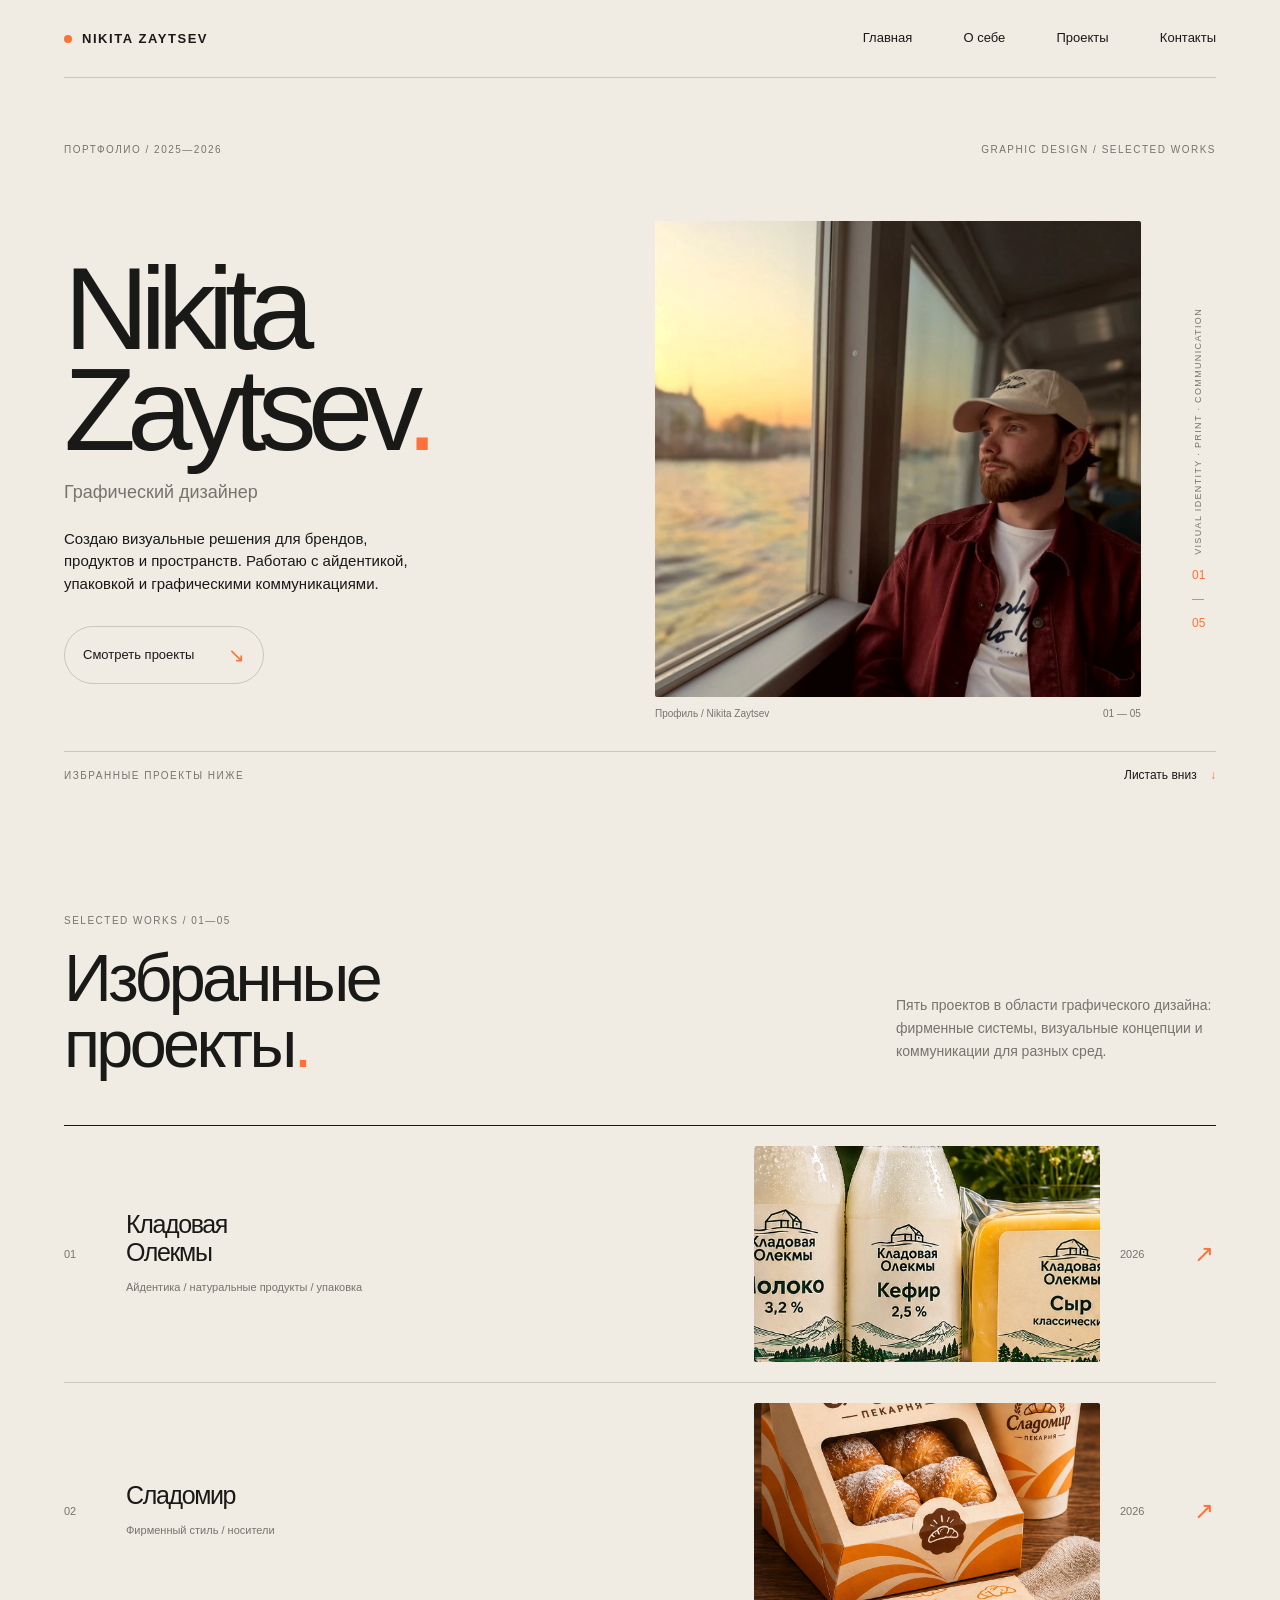
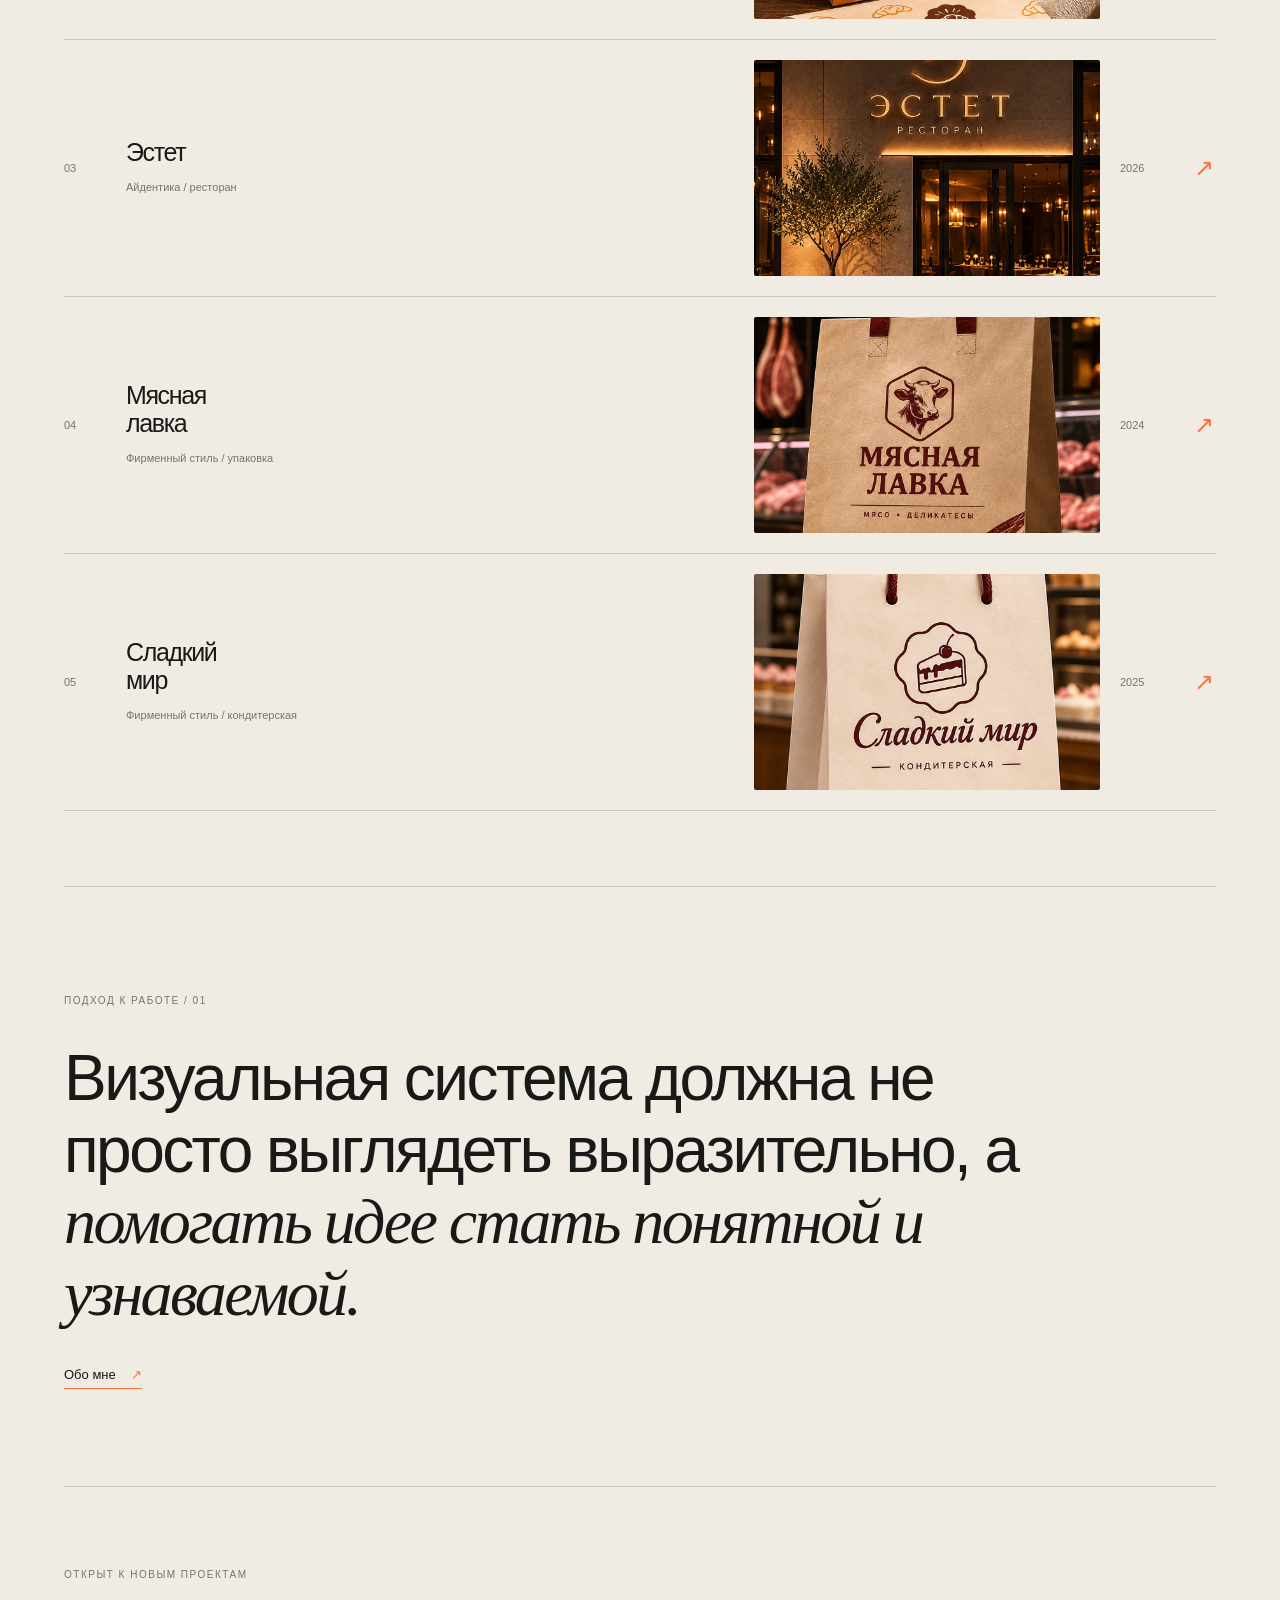
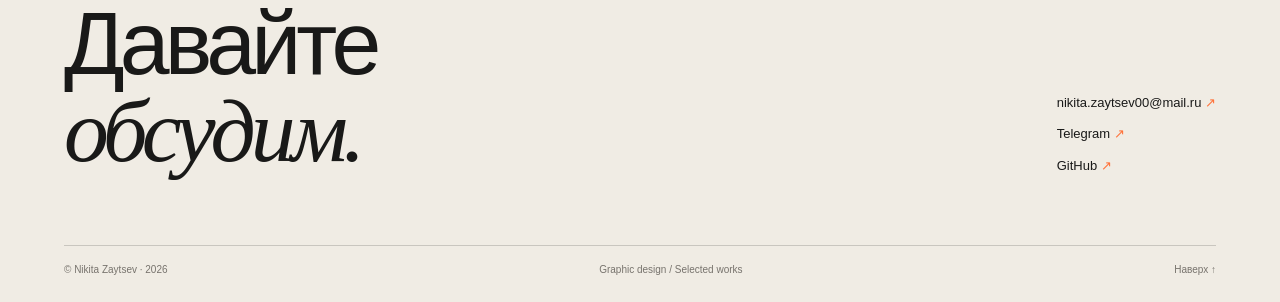
<file: index.html>
<!DOCTYPE html>
<html lang="ru"><head><meta charset="utf-8"/><meta content="width=device-width, initial-scale=1" name="viewport"/><meta content="Портфолио Никиты Зайцева. Графический дизайн, айдентика и визуальные коммуникации." name="description"/><meta content="#eeeae1" name="theme-color"/><meta content="light" name="color-scheme"/><title>Портфолио графического дизайнера — Nikita Zaytsev</title><link href="favicon.svg" rel="icon" type="image/svg+xml"/><link href="styles.css" rel="stylesheet"/></head><body><a class="skip-link" href="#main">К содержанию</a><header class="site-header shell" id="top"><a aria-label="Nikita Zaytsev — главная" class="wordmark" href="index.html"><span class="wordmark-dot"></span><span>NIKITA ZAYTSEV</span></a><button aria-expanded="false" aria-label="Открыть меню" class="menu-toggle"><span></span><span></span></button><nav aria-label="Основная навигация" class="nav"><a href="index.html">Главная</a><a href="about.html">О себе</a><a href="index.html#projects">Проекты</a><a href="contacts.html">Контакты</a></nav></header><main id="main"><section class="home-hero shell"><div class="hero-topline"><span class="eyebrow">Портфолио / 2025—2026</span><span class="eyebrow">Graphic design / Selected works</span></div><div class="hero-main"><div class="hero-copy"><h1>Nikita<br/><span>Zaytsev<span class="orange-dot">.</span></span></h1><p class="role">Графический дизайнер</p><p class="hero-text">Создаю визуальные решения для брендов, продуктов и пространств. Работаю с айдентикой, упаковкой и графическими коммуникациями.</p><a class="round-link" href="#projects"><span>Смотреть проекты</span><b>↘</b></a></div><figure class="hero-portrait"><img alt="Никита Зайцев в бордовой куртке и светлой кепке у окна" src="assets/nikita-portrait.webp"/><figcaption><span>Профиль / Nikita Zaytsev</span><span>01 — 05</span></figcaption></figure><div class="hero-side-note"><span class="vertical-label">VISUAL IDENTITY · PRINT · COMMUNICATION</span><span class="side-index">01<br/>—<br/>05</span></div></div><div class="hero-foot"><span class="eyebrow">Избранные проекты ниже</span><a class="scroll-cue" href="#projects">Листать вниз <span>↓</span></a></div></section><section class="projects shell" id="projects"><div class="section-intro"><div><p class="eyebrow">Selected works / 01—05</p><h2>Избранные<br/>проекты<span class="accent">.</span></h2></div><p class="section-description">Пять проектов в области графического дизайна: фирменные системы, визуальные концепции и коммуникации для разных сред.</p></div><div class="project-list">
<a class="project-row row-klado" href="kladovaya.html"><span class="project-no">01</span><div class="project-title"><h3>Кладовая<br/>Олекмы</h3><span>Айдентика / натуральные продукты / упаковка</span></div><figure><img alt="Линейка молочных продуктов «Кладовая Олекмы»: молоко, кефир, сыр, творог и сливочное масло" src="assets/kladovaya-index-products.webp" title="Кладовая Олекмы - фирменная линейка молочной продукции"/></figure><span class="project-year">2026</span><span class="project-arrow">↗</span></a>
<a class="project-row row-slad" href="sladomir.html"><span class="project-no">02</span><div class="project-title"><h3>Сладомир</h3><span>Фирменный стиль / носители</span></div><figure><img alt="Фирменная упаковка пекарни Сладомир: коробка с выпечкой и стакан" src="assets/sladomir-packaging-full.webp"/></figure><span class="project-year">2026</span><span class="project-arrow">↗</span></a>
<a class="project-row row-estet" href="estet.html"><span class="project-no">03</span><div class="project-title"><h3>Эстет</h3><span>Айдентика / ресторан</span></div><figure><img alt="Фасад ресторана «Эстет» с фирменным знаком" src="assets/estet-facade.webp"/></figure><span class="project-year">2026</span><span class="project-arrow">↗</span></a>
<a class="project-row row-meat" href="myasnaya-lavka.html"><span class="project-no">04</span><div class="project-title"><h3>Мясная<br/>лавка</h3><span>Фирменный стиль / упаковка</span></div><figure><img alt="Фирменный крафтовый пакет мясной лавки" src="assets/meat-bag.webp"/></figure><span class="project-year">2024</span><span class="project-arrow">↗</span></a>
<a class="project-row row-sladkiy" href="sladkiy-mir.html"><span class="project-no">05</span><div class="project-title"><h3>Сладкий<br/>мир</h3><span>Фирменный стиль / кондитерская</span></div><figure><img alt="Фирменный пакет кондитерской «Сладкий мир»" src="assets/sladkiy-bag.webp"/></figure><span class="project-year">2025</span><span class="project-arrow">↗</span></a>
</div></section><section class="statement shell"><span class="eyebrow">Подход к работе / 01</span><p>Визуальная система должна не просто выглядеть выразительно, а <em>помогать идее стать понятной и узнаваемой.</em></p><a class="text-link" href="about.html">Обо мне <span>↗</span></a></section></main><footer class="footer shell"><div class="footer-lead"><div><p class="eyebrow">Открыт к новым проектам</p><h2>Давайте<br/><em>обсудим.</em></h2></div><div class="footer-links"><a href="mailto:nikita.zaytsev00@mail.ru">nikita.zaytsev00@mail.ru <span>↗</span></a><a href="https://t.me/Nikita_zzvv" rel="noopener" target="_blank">Telegram <span>↗</span></a><a href="https://github.com/Nikita89132" rel="noopener" target="_blank">GitHub <span>↗</span></a></div></div><div class="footer-bottom"><span>© Nikita Zaytsev · 2026</span><span>Graphic design / Selected works</span><a href="#top">Наверх ↑</a></div></footer><button aria-label="Наверх" class="back-top">↑</button><script defer="" src="script.js"></script></body></html>
</file>
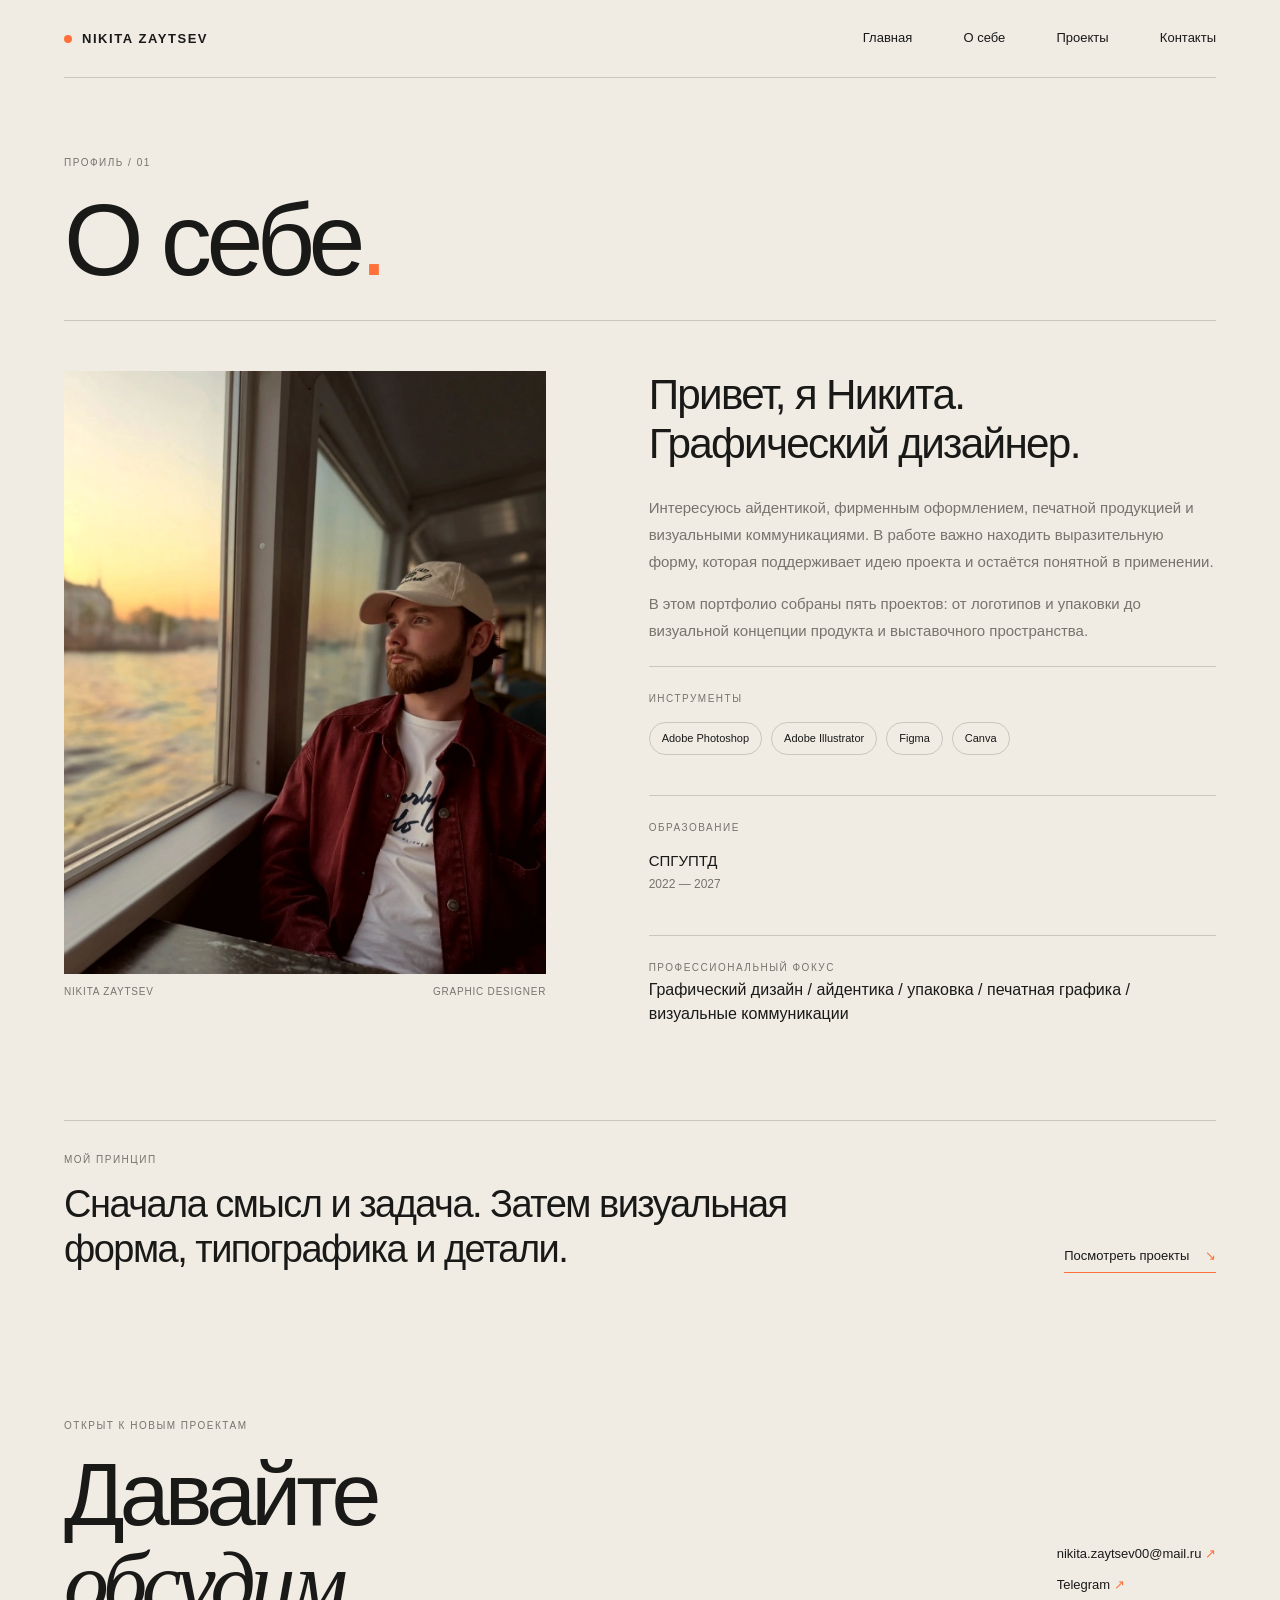
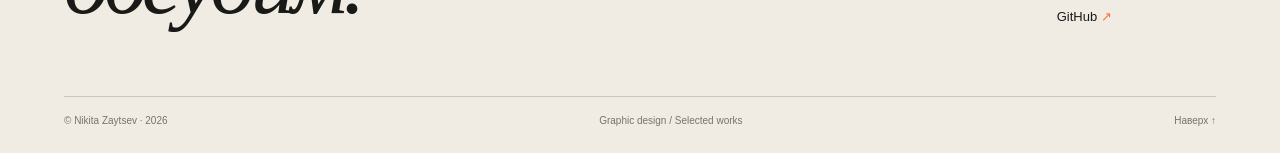
<file: about.html>
<!doctype html><html lang="ru"><head><meta charset="utf-8"><meta name="viewport" content="width=device-width, initial-scale=1"><meta name="description" content="Портфолио Никиты Зайцева. Графический дизайн, айдентика и визуальные коммуникации."><meta name="theme-color" content="#eeeae1"><meta name="color-scheme" content="light"><title>О себе — Nikita Zaytsev</title><link rel="icon" href="favicon.svg" type="image/svg+xml"><link rel="stylesheet" href="styles.css"></head><body><a class="skip-link" href="#main">К содержанию</a><header id="top" class="site-header shell"><a class="wordmark" href="index.html" aria-label="Nikita Zaytsev — главная"><span class="wordmark-dot"></span><span>NIKITA ZAYTSEV</span></a><button class="menu-toggle" aria-label="Открыть меню" aria-expanded="false"><span></span><span></span></button><nav class="nav" aria-label="Основная навигация"><a href="index.html">Главная</a><a href="about.html">О себе</a><a href="index.html#projects">Проекты</a><a href="contacts.html">Контакты</a></nav></header><main id="main" class="shell inner-page"><div class="page-heading"><p class="eyebrow">Профиль / 01</p><h1>О себе<span class="accent">.</span></h1></div><section class="about-grid"><figure class="about-photo"><img src="assets/nikita-portrait.webp" alt="Никита Зайцев в бордовой куртке и светлой кепке у окна"><figcaption><span>Nikita Zaytsev</span><span>Graphic designer</span></figcaption></figure><div class="about-copy"><p class="about-lead">Привет, я Никита.<br>Графический дизайнер.</p><p>Интересуюсь айдентикой, фирменным оформлением, печатной продукцией и визуальными коммуникациями. В работе важно находить выразительную форму, которая поддерживает идею проекта и остаётся понятной в применении.</p><p>В этом портфолио собраны пять проектов: от логотипов и упаковки до визуальной концепции продукта и выставочного пространства.</p><div class="about-block"><span class="eyebrow">Инструменты</span><div class="skill-list"><span>Adobe Photoshop</span><span>Adobe Illustrator</span><span>Figma</span><span>Canva</span></div></div><div class="about-block"><span class="eyebrow">Образование</span><p class="education">СПГУПТД<br><span>2022 — 2027</span></p></div><div class="about-block"><span class="eyebrow">Профессиональный фокус</span><p>Графический дизайн / айдентика / упаковка / печатная графика / визуальные коммуникации</p></div></div></section><section class="about-bottom"><div><span class="eyebrow">Мой принцип</span><p>Сначала смысл и задача. Затем визуальная форма, типографика и детали.</p></div><a href="index.html#projects" class="text-link">Посмотреть проекты <span>↘</span></a></section></main><footer class="footer shell"><div class="footer-lead"><div><p class="eyebrow">Открыт к новым проектам</p><h2>Давайте<br><em>обсудим.</em></h2></div><div class="footer-links"><a href="mailto:nikita.zaytsev00@mail.ru">nikita.zaytsev00@mail.ru <span>↗</span></a><a href="https://t.me/Nikita_zzvv" target="_blank" rel="noopener">Telegram <span>↗</span></a><a href="https://github.com/Nikita89132" target="_blank" rel="noopener">GitHub <span>↗</span></a></div></div><div class="footer-bottom"><span>© Nikita Zaytsev · 2026</span><span>Graphic design / Selected works</span><a href="#top">Наверх ↑</a></div></footer><button class="back-top" aria-label="Наверх">↑</button><script src="script.js" defer></script></body></html>
</file>
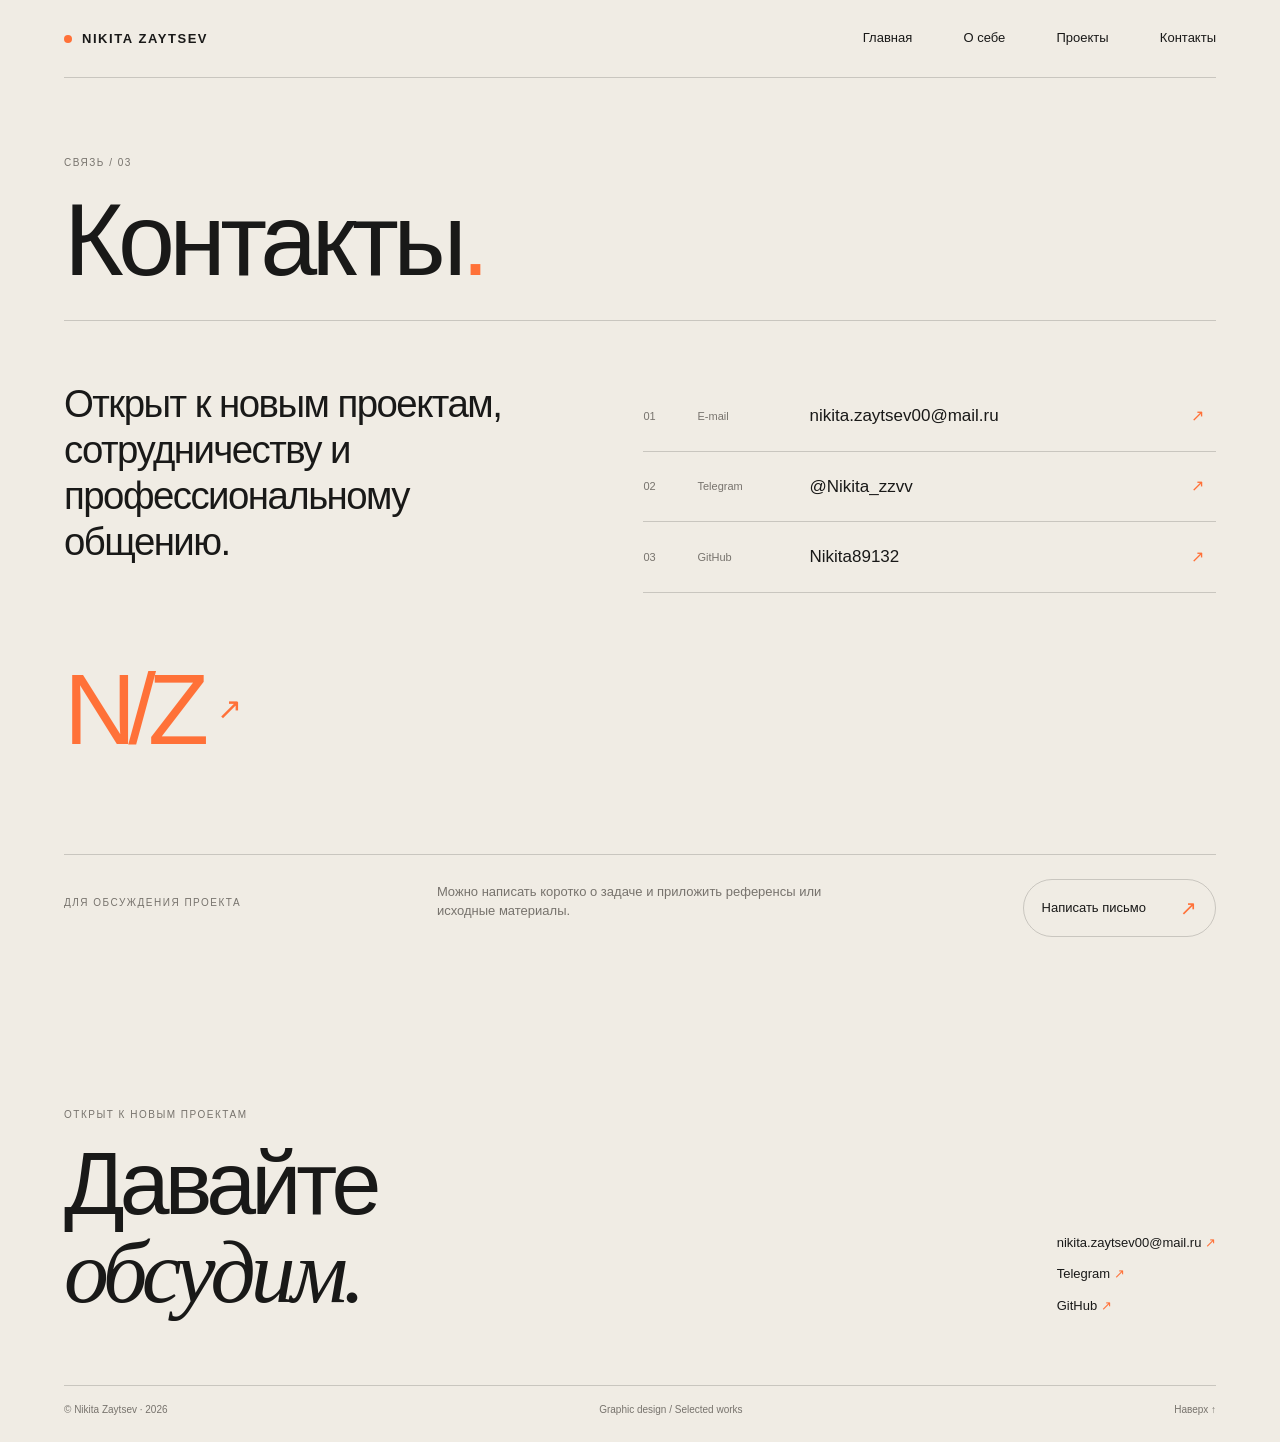
<file: contacts.html>
<!doctype html><html lang="ru"><head><meta charset="utf-8"><meta name="viewport" content="width=device-width, initial-scale=1"><meta name="description" content="Портфолио Никиты Зайцева. Графический дизайн, айдентика и визуальные коммуникации."><meta name="theme-color" content="#eeeae1"><meta name="color-scheme" content="light"><title>Контакты — Nikita Zaytsev</title><link rel="icon" href="favicon.svg" type="image/svg+xml"><link rel="stylesheet" href="styles.css"></head><body><a class="skip-link" href="#main">К содержанию</a><header id="top" class="site-header shell"><a class="wordmark" href="index.html" aria-label="Nikita Zaytsev — главная"><span class="wordmark-dot"></span><span>NIKITA ZAYTSEV</span></a><button class="menu-toggle" aria-label="Открыть меню" aria-expanded="false"><span></span><span></span></button><nav class="nav" aria-label="Основная навигация"><a href="index.html">Главная</a><a href="about.html">О себе</a><a href="index.html#projects">Проекты</a><a href="contacts.html">Контакты</a></nav></header><main id="main" class="shell inner-page contacts-page"><div class="page-heading"><p class="eyebrow">Связь / 03</p><h1>Контакты<span class="accent">.</span></h1></div><section class="contact-layout"><div class="contact-intro"><p>Открыт к новым проектам, сотрудничеству и профессиональному общению.</p><span class="contact-mark">N/Z<span>↗</span></span></div><div class="contact-list"><a href="mailto:nikita.zaytsev00@mail.ru"><span class="contact-index">01</span><span class="contact-label">E-mail</span><strong>nikita.zaytsev00@mail.ru</strong><span class="contact-arrow">↗</span></a><a href="https://t.me/Nikita_zzvv" target="_blank" rel="noopener"><span class="contact-index">02</span><span class="contact-label">Telegram</span><strong>@Nikita_zzvv</strong><span class="contact-arrow">↗</span></a><a href="https://github.com/Nikita89132" target="_blank" rel="noopener"><span class="contact-index">03</span><span class="contact-label">GitHub</span><strong>Nikita89132</strong><span class="contact-arrow">↗</span></a></div></section><section class="contact-bottom"><p class="eyebrow">Для обсуждения проекта</p><p>Можно написать коротко о задаче и приложить референсы или исходные материалы.</p><a class="round-link" href="mailto:nikita.zaytsev00@mail.ru"><span>Написать письмо</span><b>↗</b></a></section></main><footer class="footer shell"><div class="footer-lead"><div><p class="eyebrow">Открыт к новым проектам</p><h2>Давайте<br><em>обсудим.</em></h2></div><div class="footer-links"><a href="mailto:nikita.zaytsev00@mail.ru">nikita.zaytsev00@mail.ru <span>↗</span></a><a href="https://t.me/Nikita_zzvv" target="_blank" rel="noopener">Telegram <span>↗</span></a><a href="https://github.com/Nikita89132" target="_blank" rel="noopener">GitHub <span>↗</span></a></div></div><div class="footer-bottom"><span>© Nikita Zaytsev · 2026</span><span>Graphic design / Selected works</span><a href="#top">Наверх ↑</a></div></footer><button class="back-top" aria-label="Наверх">↑</button><script src="script.js" defer></script></body></html>
</file>
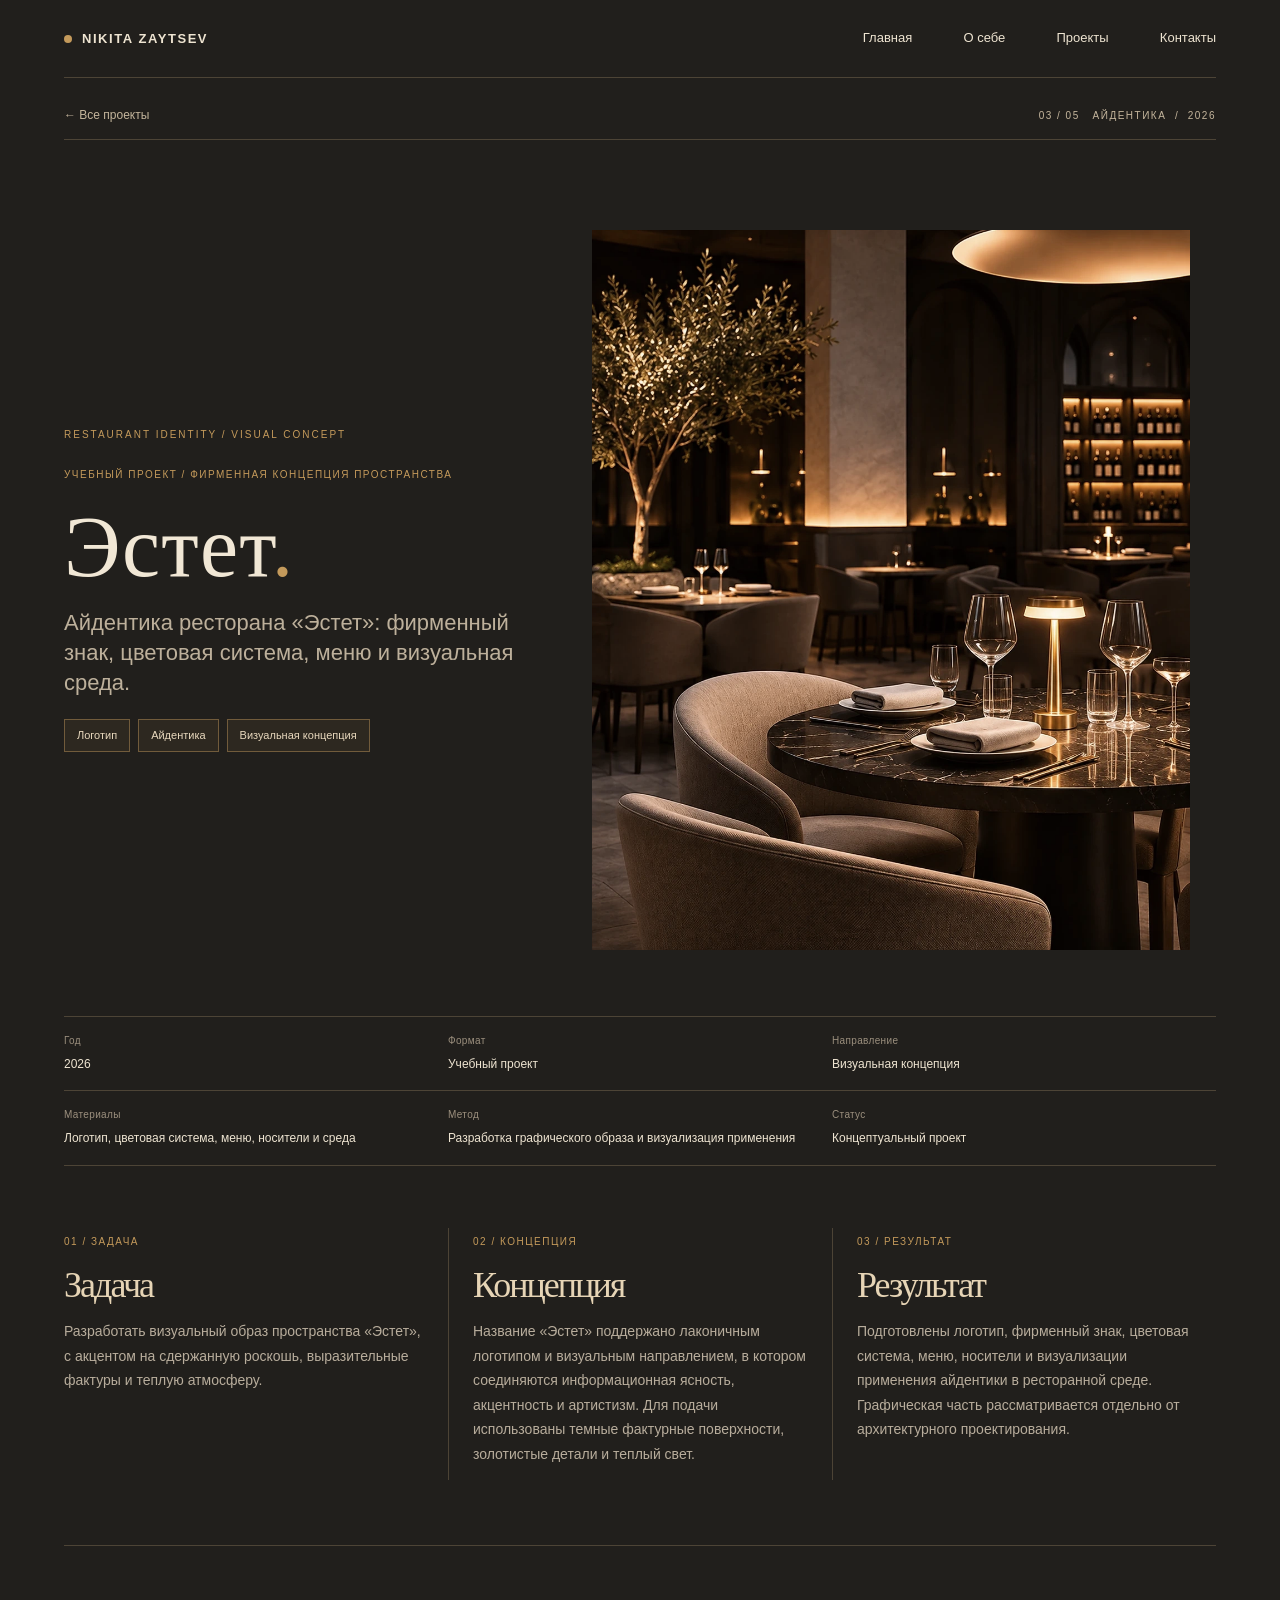
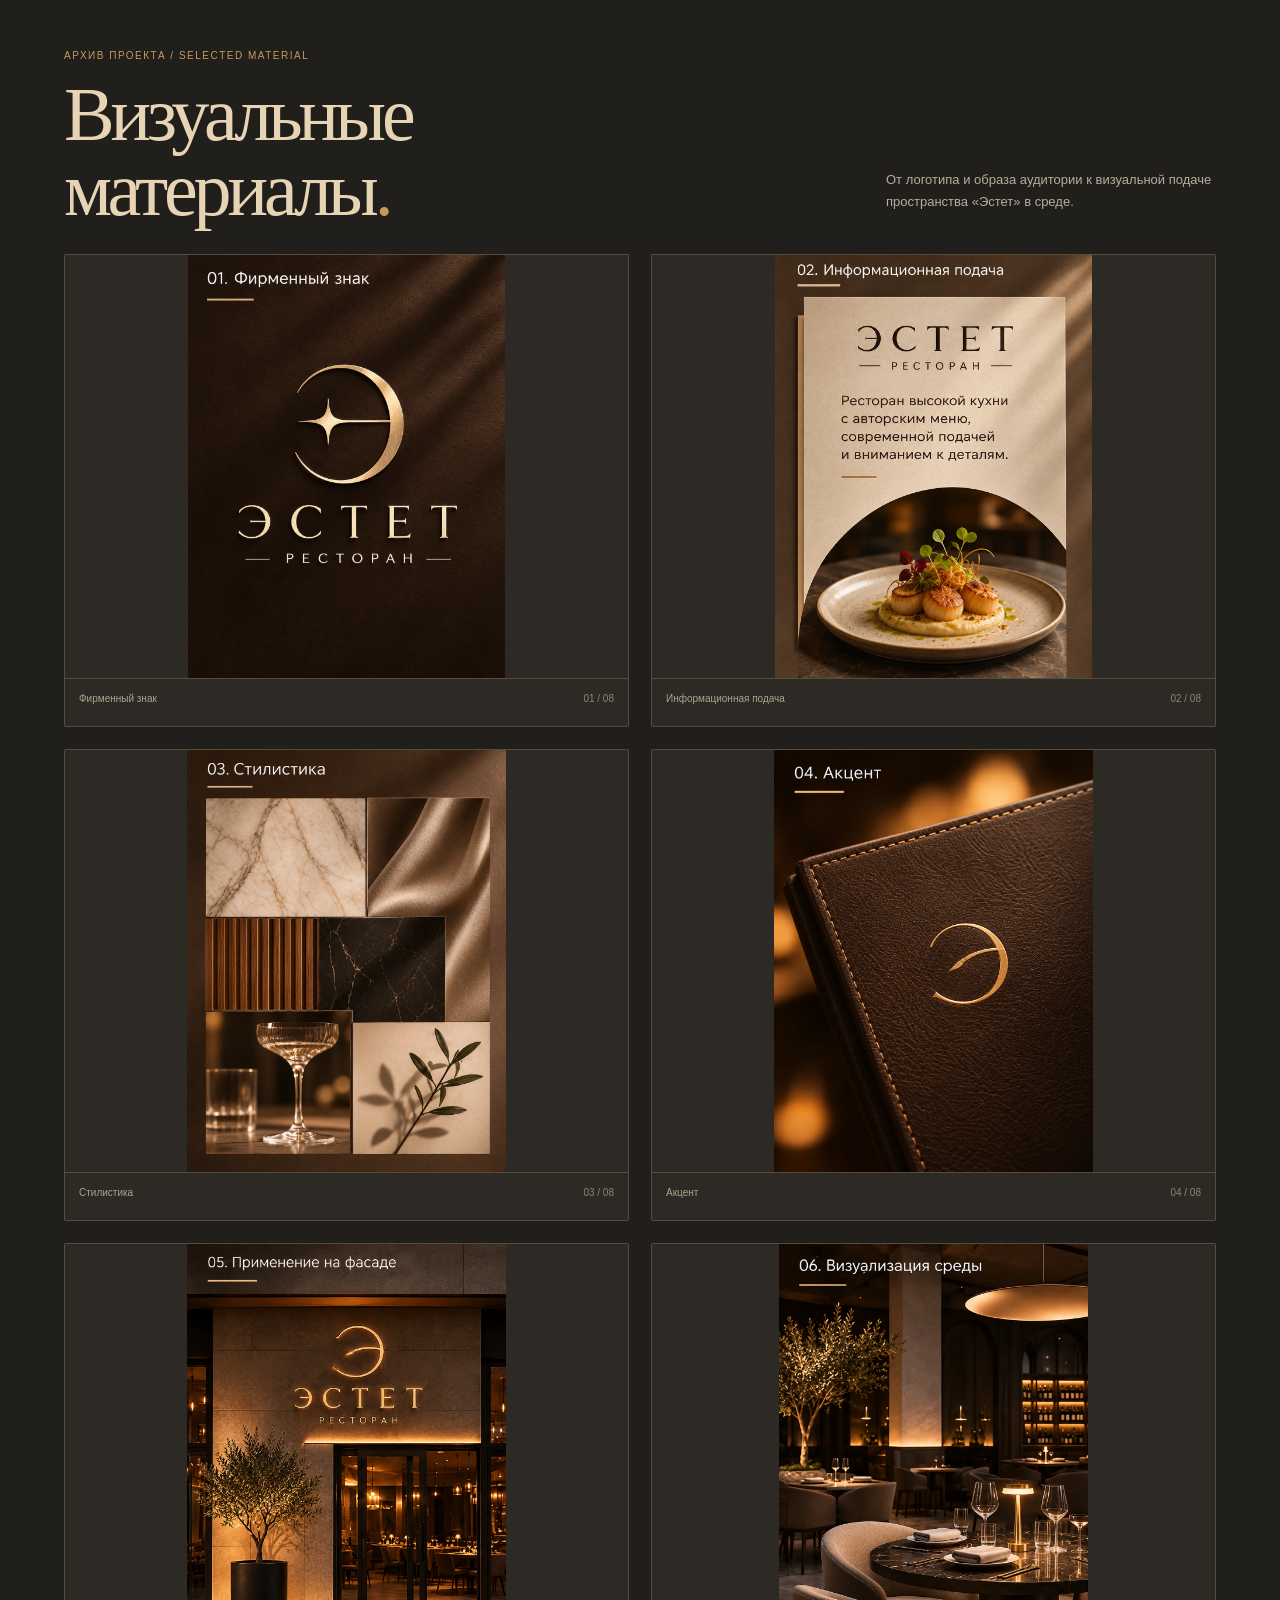
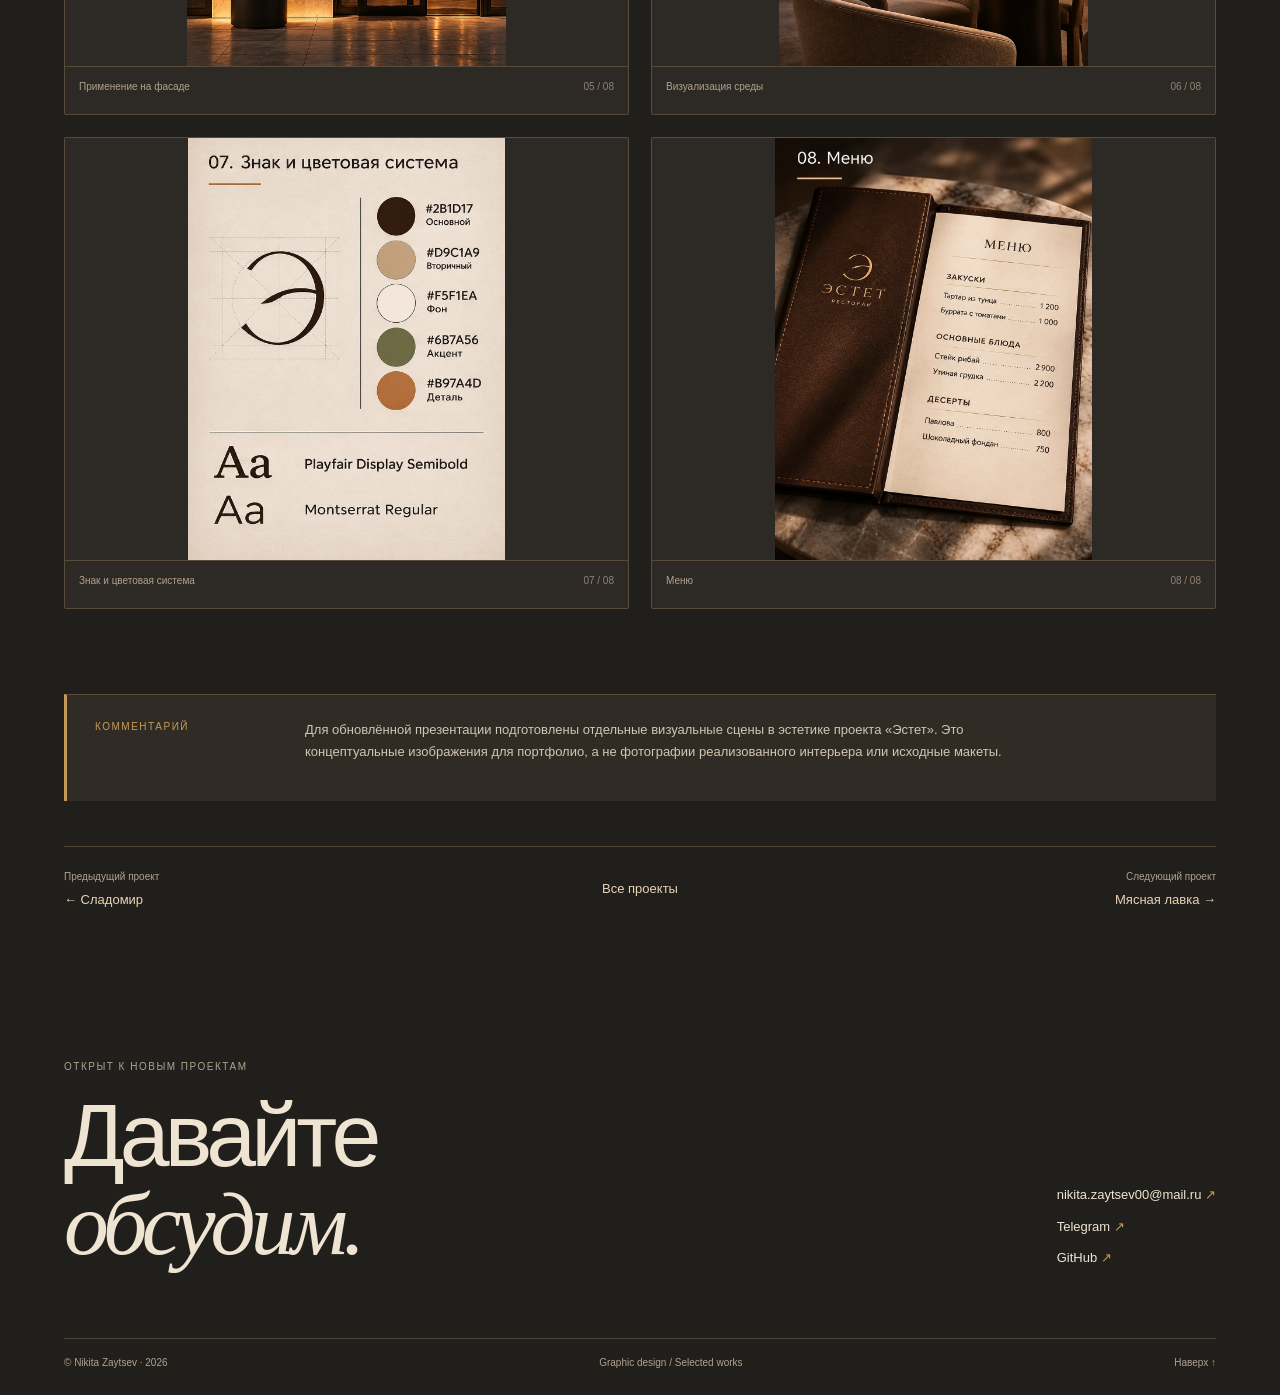
<file: estet.html>
<!doctype html><html lang="ru"><head><meta charset="utf-8"><meta name="viewport" content="width=device-width, initial-scale=1"><meta name="description" content="Визуальная концепция пространства «Эстет»: логотип, характеристики аудитории, образ заведения и логотип, фирменные материалы, меню и визуализация ресторанного пространства."><meta name="theme-color" content="#eeeae1"><meta name="color-scheme" content="light"><title>Эстет — Nikita Zaytsev</title><link rel="icon" href="favicon.svg" type="image/svg+xml"><link rel="stylesheet" href="styles.css"></head><body><a class="skip-link" href="#main">К содержанию</a><header id="top" class="site-header shell"><a class="wordmark" href="index.html" aria-label="Nikita Zaytsev — главная"><span class="wordmark-dot"></span><span>NIKITA ZAYTSEV</span></a><button class="menu-toggle" aria-label="Открыть меню" aria-expanded="false"><span></span><span></span></button><nav class="nav" aria-label="Основная навигация"><a href="index.html">Главная</a><a href="about.html">О себе</a><a href="index.html#projects">Проекты</a><a href="contacts.html">Контакты</a></nav></header><main id="main" class="shell case-page case-estet"><div class="case-topline"><a href="index.html#projects" class="back-link">← Все проекты</a><span class="eyebrow">03 / 05&nbsp;&nbsp; Айдентика &nbsp;/&nbsp; 2026</span></div><section class="case-hero"><div class="case-heading"><p class="eyebrow">Учебный проект / фирменная концепция пространства</p><h1>Эстет<span class="accent">.</span></h1><p class="case-subtitle">Айдентика ресторана «Эстет»: фирменный знак, цветовая система, меню и визуальная среда.</p><div class="case-tags"><span>Логотип</span><span>Айдентика</span><span>Визуальная концепция</span></div></div><figure class="case-cover"><img src="assets/estet-atmosphere-hero-clean.webp" alt="Интерьер ресторана «Эстет» в теплой световой атмосфере"><figcaption><span>Визуализация ресторанной среды</span><span>2026</span></figcaption></figure></section><section class="case-meta"><div class="meta-cell"><span>Год</span><strong>2026</strong></div><div class="meta-cell"><span>Формат</span><strong>Учебный проект</strong></div><div class="meta-cell"><span>Направление</span><strong>Визуальная концепция</strong></div><div class="meta-cell"><span>Материалы</span><strong>Логотип, цветовая система, меню, носители и среда</strong></div><div class="meta-cell"><span>Метод</span><strong>Разработка графического образа и визуализация применения</strong></div><div class="meta-cell"><span>Статус</span><strong>Концептуальный проект</strong></div></section><section class="case-stories"><article class="story"><span class="eyebrow">01 / Задача</span><h2>Задача</h2><p>Разработать визуальный образ пространства «Эстет», с акцентом на сдержанную роскошь, выразительные фактуры и теплую атмосферу.</p></article><article class="story"><span class="eyebrow">02 / Концепция</span><h2>Концепция</h2><p>Название «Эстет» поддержано лаконичным логотипом и визуальным направлением, в котором соединяются информационная ясность, акцентность и артистизм. Для подачи использованы темные фактурные поверхности, золотистые детали и теплый свет.</p></article><article class="story"><span class="eyebrow">03 / Результат</span><h2>Результат</h2><p>Подготовлены логотип, фирменный знак, цветовая система, меню, носители и визуализации применения айдентики в ресторанной среде. Графическая часть рассматривается отдельно от архитектурного проектирования.</p></article></section><section class="gallery-section"><div class="section-title"><div><p class="eyebrow">Архив проекта / Selected material</p><h2>Визуальные<br>материалы<span class="accent">.</span></h2></div><p>От логотипа и образа аудитории к визуальной подаче пространства «Эстет» в среде.</p></div><div class="gallery-grid">
<figure class="gallery-item contain"><a class="image-link" href="assets/estet-logo-clean.webp" target="_blank" rel="noopener"><img loading="lazy" src="assets/estet-logo-clean.webp" alt="Фирменный знак ресторана «Эстет» на фактурном темном фоне"></a><figcaption><span>Фирменный знак</span><span>01 / 08</span></figcaption></figure>
<figure class="gallery-item wide"><a class="image-link" href="assets/estet-info.webp" target="_blank" rel="noopener"><img loading="lazy" src="assets/estet-info.webp" alt="Информационная подача концепции ресторана «Эстет»"></a><figcaption><span>Информационная подача</span><span>02 / 08</span></figcaption></figure>
<figure class="gallery-item"><a class="image-link" href="assets/estet-moodboard.webp" target="_blank" rel="noopener"><img loading="lazy" src="assets/estet-moodboard.webp" alt="Мудборд ресторана «Эстет»: материалы, фактуры и атмосфера"></a><figcaption><span>Стилистика</span><span>03 / 08</span></figcaption></figure>
<figure class="gallery-item"><a class="image-link" href="assets/estet-cover-detail.webp" target="_blank" rel="noopener"><img loading="lazy" src="assets/estet-cover-detail.webp" alt="Кожаная обложка с золотым фирменным знаком ресторана «Эстет»"></a><figcaption><span>Акцент</span><span>04 / 08</span></figcaption></figure>
<figure class="gallery-item"><a class="image-link" href="assets/estet-facade.webp" target="_blank" rel="noopener"><img loading="lazy" src="assets/estet-facade.webp" alt="Фирменный знак ресторана «Эстет» на фасаде"></a><figcaption><span>Применение на фасаде</span><span>05 / 08</span></figcaption></figure>
<figure class="gallery-item wide"><a class="image-link" href="assets/estet-atmosphere.webp" target="_blank" rel="noopener"><img loading="lazy" src="assets/estet-atmosphere.webp" alt="Визуализация интерьера ресторана «Эстет» в теплом свете"></a><figcaption><span>Визуализация среды</span><span>06 / 08</span></figcaption></figure>
<figure class="gallery-item"><a class="image-link" href="assets/estet-guideline.webp" target="_blank" rel="noopener"><img loading="lazy" src="assets/estet-guideline.webp" alt="Руководство по фирменному знаку, цветам и типографике «Эстет»"></a><figcaption><span>Знак и цветовая система</span><span>07 / 08</span></figcaption></figure>
<figure class="gallery-item"><a class="image-link" href="assets/estet-menu.webp" target="_blank" rel="noopener"><img loading="lazy" src="assets/estet-menu.webp" alt="Фирменное меню ресторана «Эстет»"></a><figcaption><span>Меню</span><span>08 / 08</span></figcaption></figure></div></section><section class="case-note"><span class="eyebrow">Комментарий</span><p>Для обновлённой презентации подготовлены отдельные визуальные сцены в эстетике проекта «Эстет». Это концептуальные изображения для портфолио, а не фотографии реализованного интерьера или исходные макеты.</p></section><nav class="case-pagination" aria-label="Навигация по проектам"><a href="sladomir.html"><small>Предыдущий проект</small><span>← Сладомир</span></a><a class="all-projects" href="index.html#projects">Все проекты</a><a href="myasnaya-lavka.html" class="next"><small>Следующий проект</small><span>Мясная лавка →</span></a></nav></main><footer class="footer shell"><div class="footer-lead"><div><p class="eyebrow">Открыт к новым проектам</p><h2>Давайте<br><em>обсудим.</em></h2></div><div class="footer-links"><a href="mailto:nikita.zaytsev00@mail.ru">nikita.zaytsev00@mail.ru <span>↗</span></a><a href="https://t.me/Nikita_zzvv" target="_blank" rel="noopener">Telegram <span>↗</span></a><a href="https://github.com/Nikita89132" target="_blank" rel="noopener">GitHub <span>↗</span></a></div></div><div class="footer-bottom"><span>© Nikita Zaytsev · 2026</span><span>Graphic design / Selected works</span><a href="#top">Наверх ↑</a></div></footer><button class="back-top" aria-label="Наверх">↑</button><script src="script.js" defer></script></body></html>
</file>
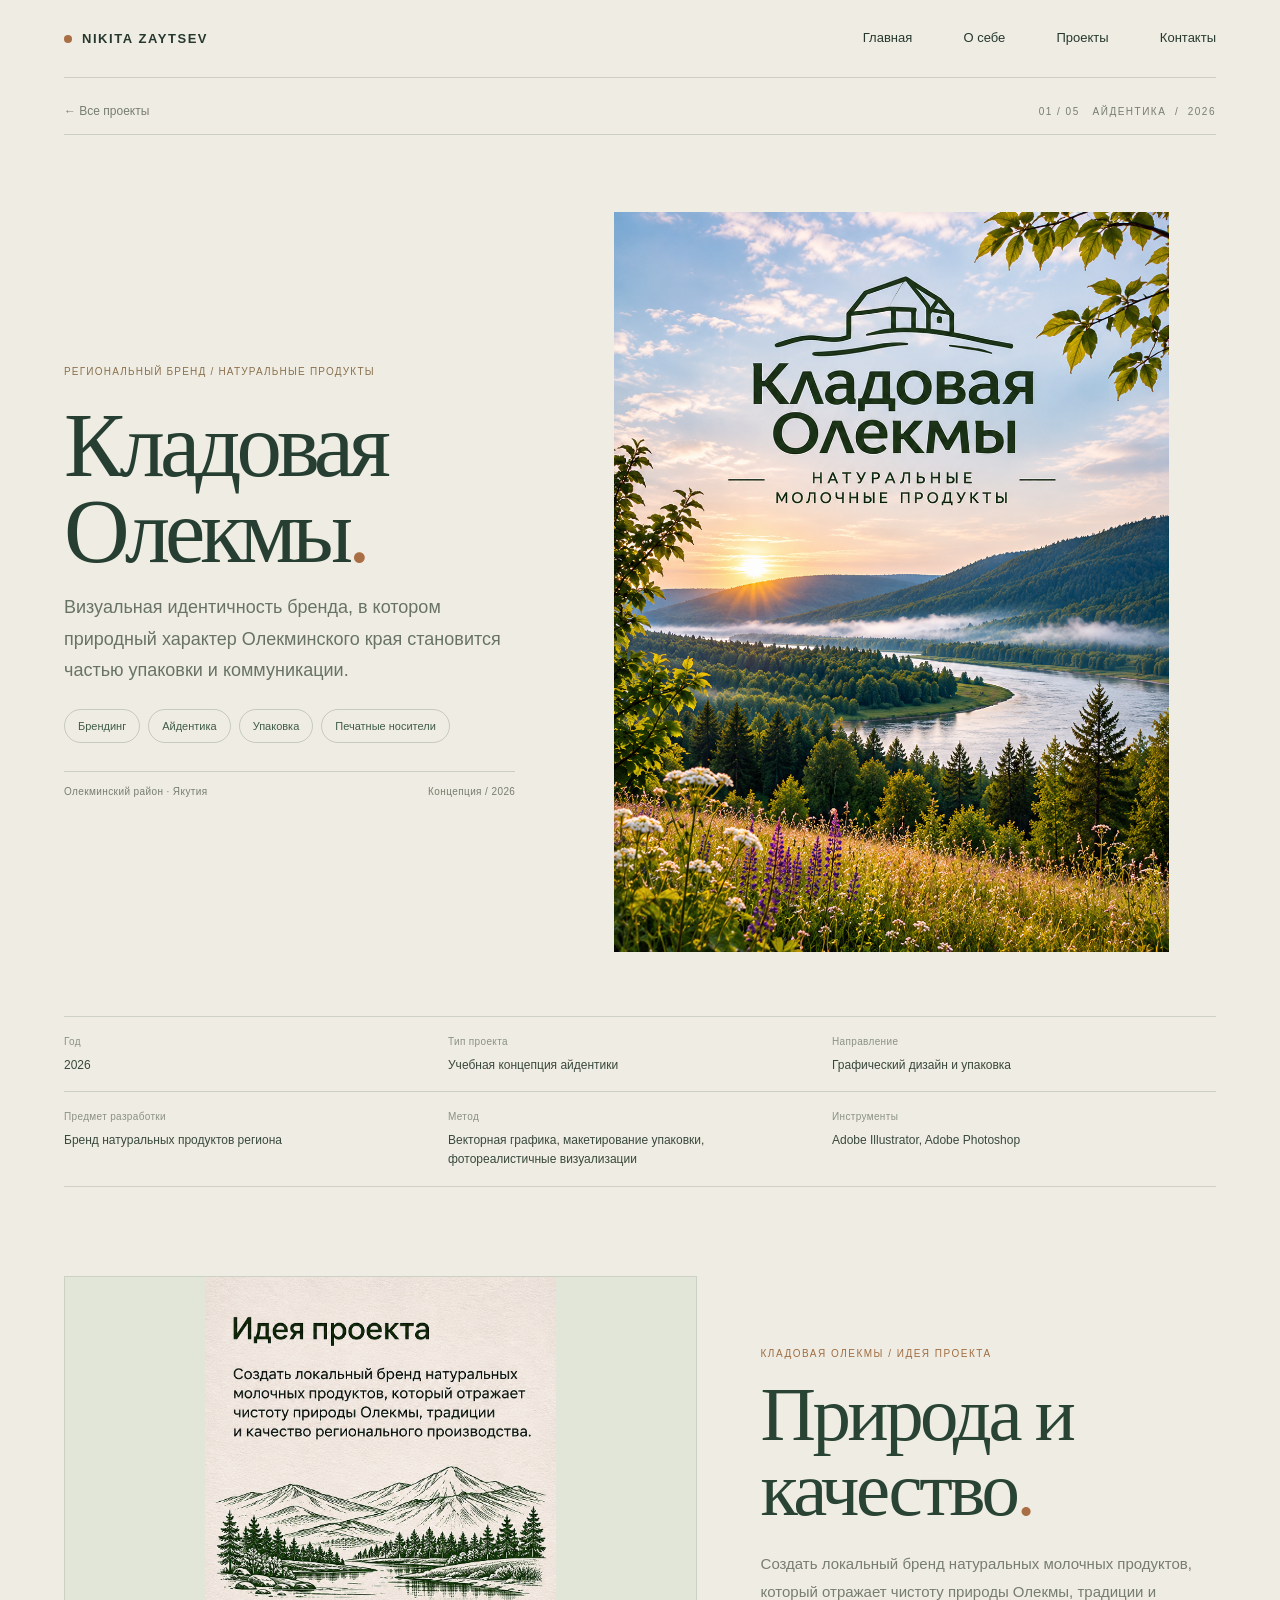
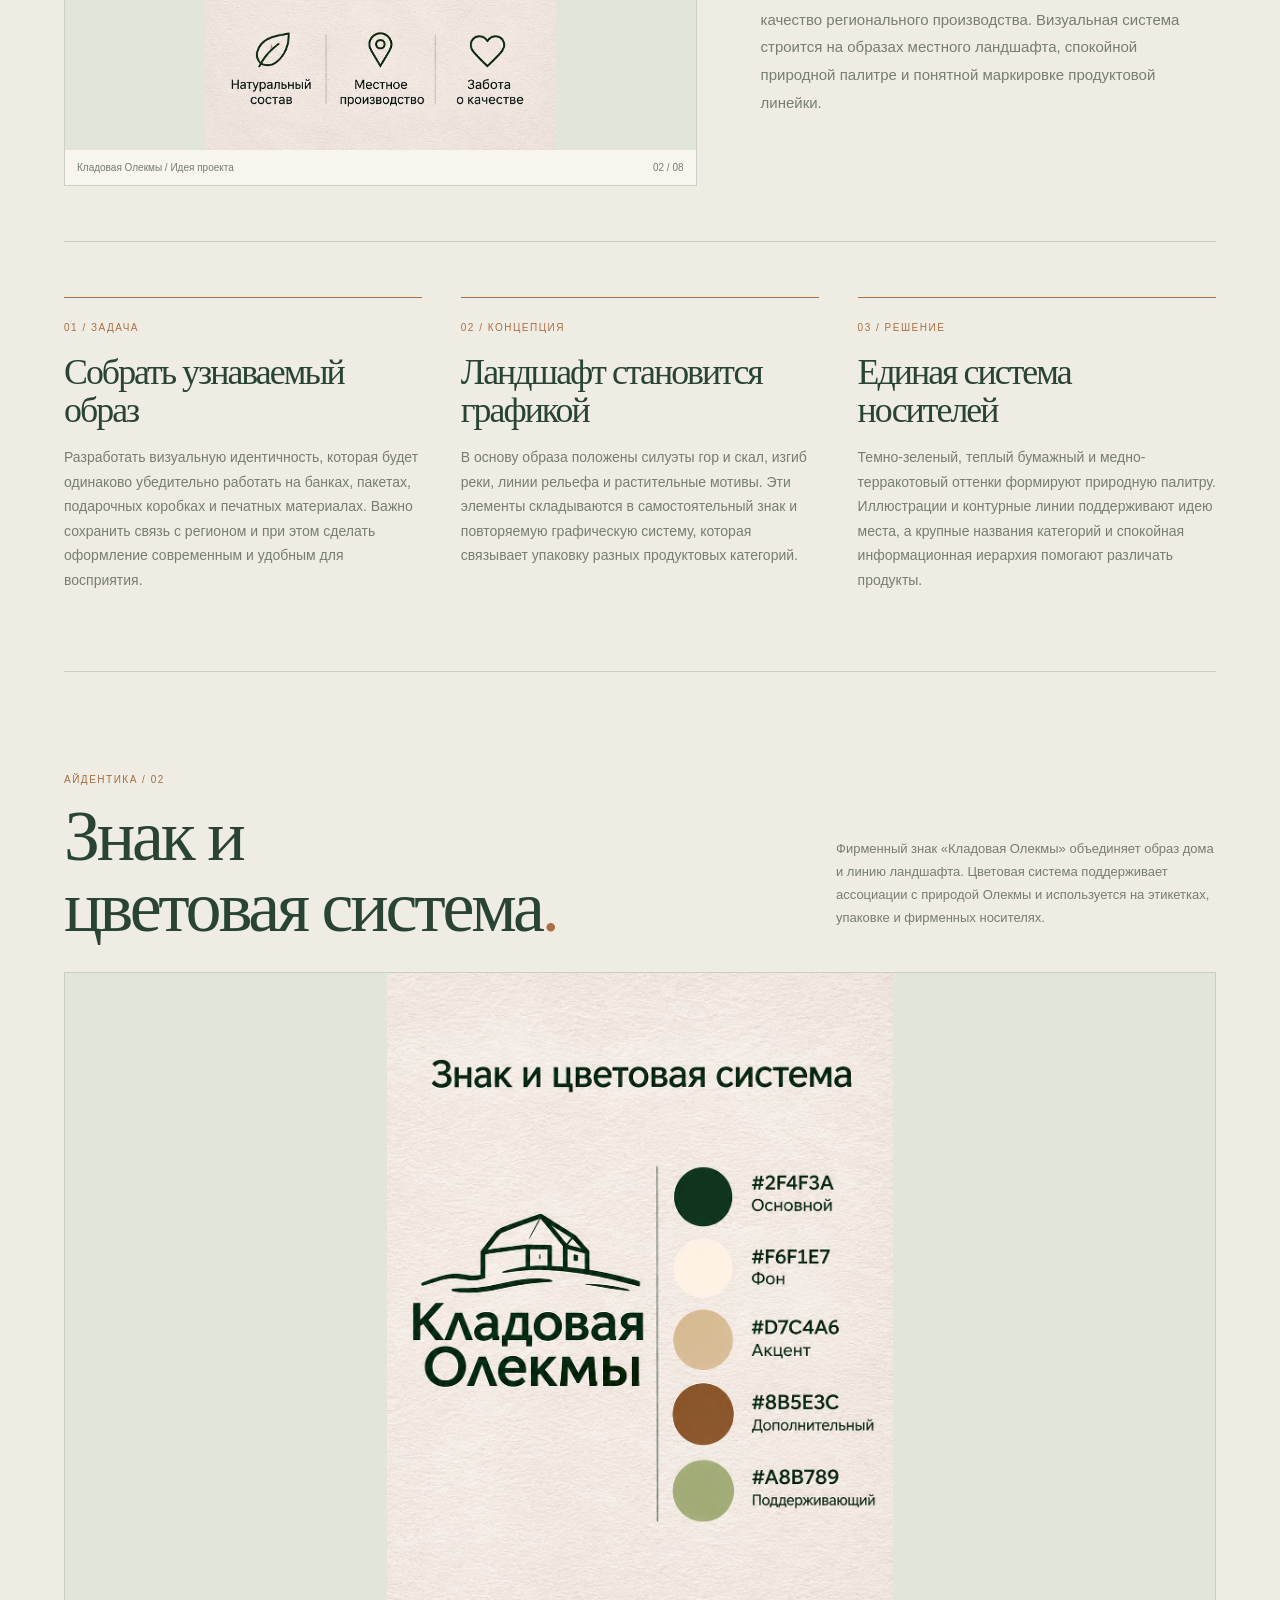
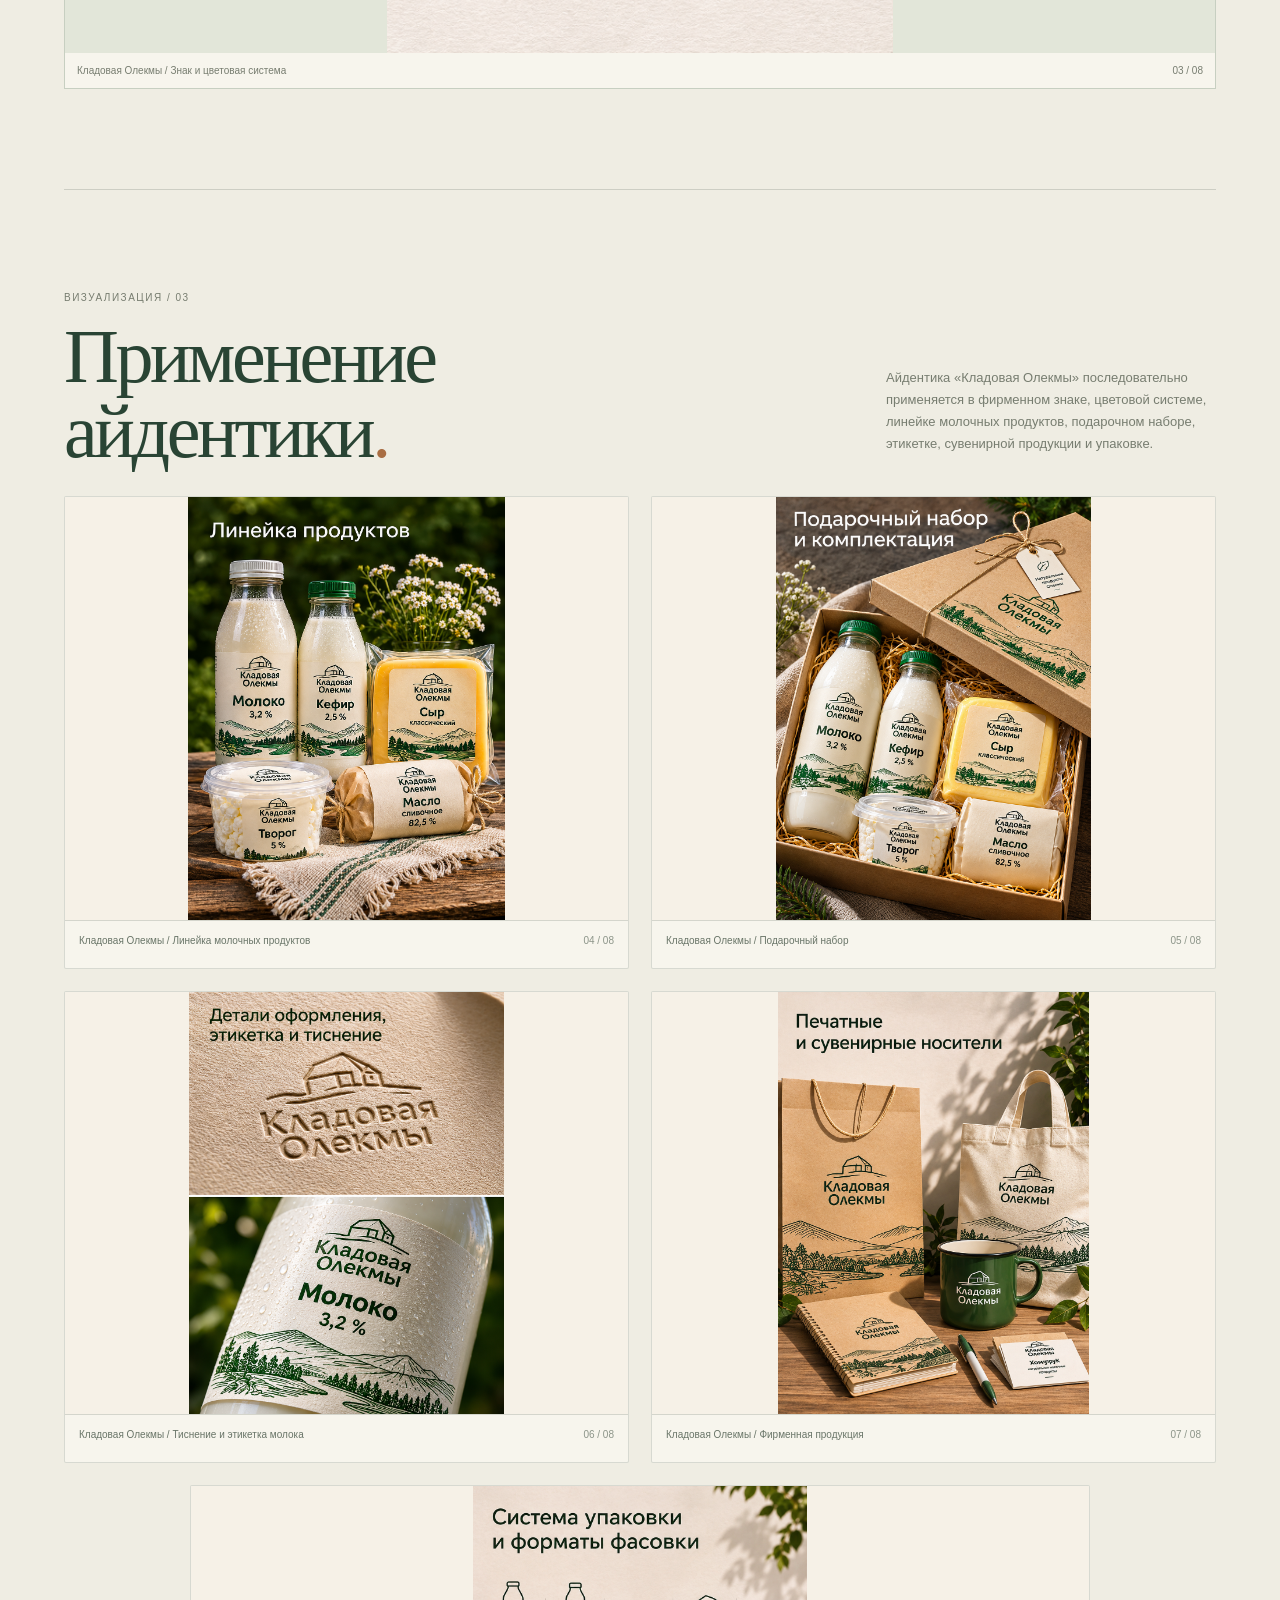
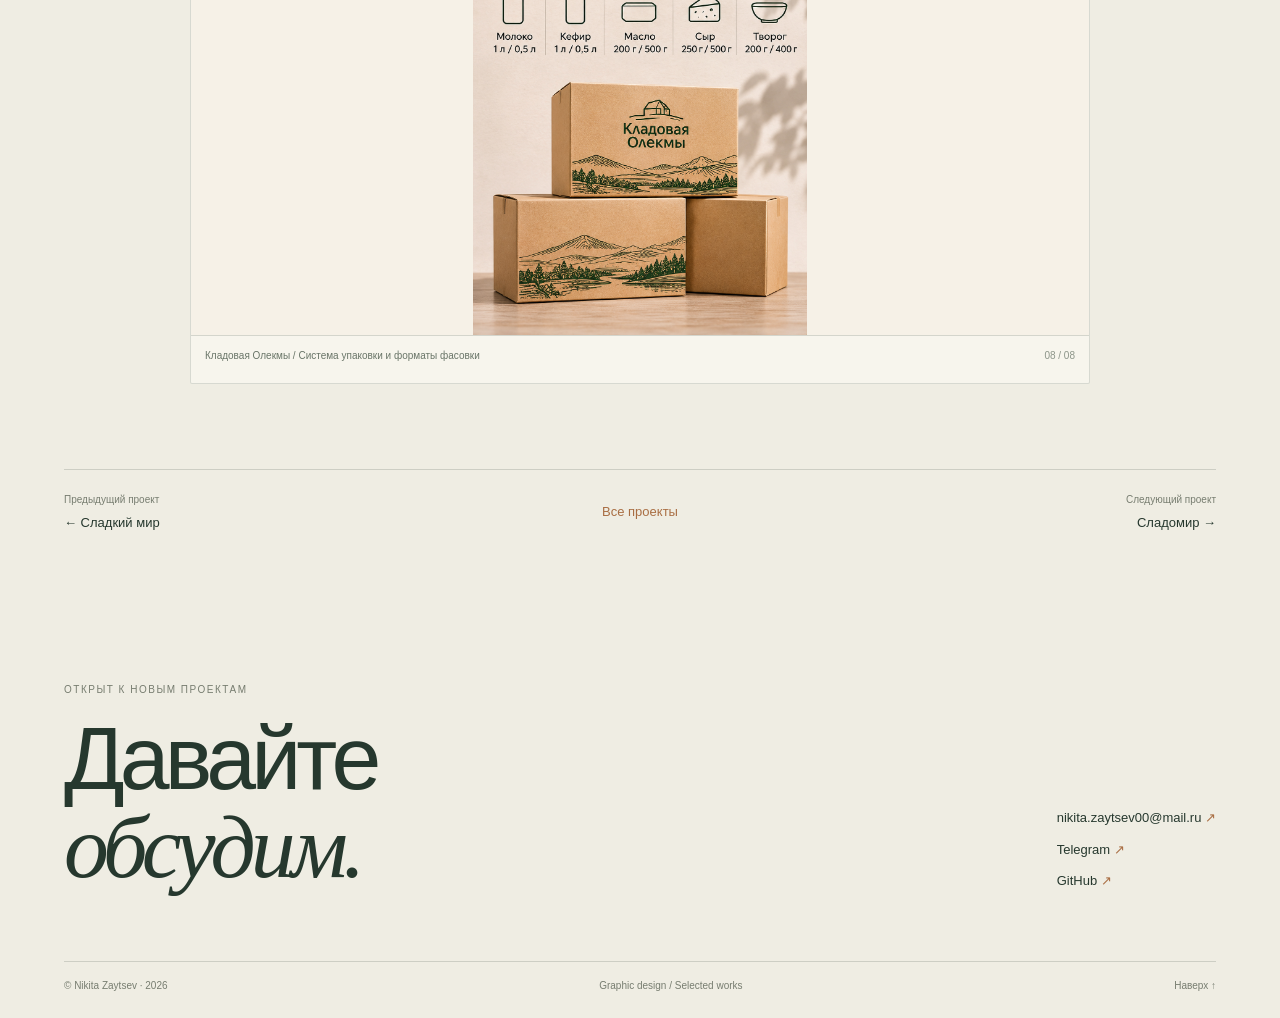
<file: kladovaya.html>
<!doctype html>
<html lang="ru">
<head>
<meta charset="utf-8"><meta name="viewport" content="width=device-width, initial-scale=1">
<meta name="description" content="Кладовая Олекмы — концепция айдентики регионального бренда натуральных продуктов из Олекминского района Якутии. Логотип, упаковка, графическая система и носители.">
<meta name="theme-color" content="#eeeae1"><meta name="color-scheme" content="light">
<title>Кладовая Олекмы — Nikita Zaytsev</title>
<link rel="icon" href="favicon.svg" type="image/svg+xml"><link rel="stylesheet" href="styles.css">
</head>
<body>
<a class="skip-link" href="#main">К содержанию</a>
<header id="top" class="site-header shell">
<a class="wordmark" href="index.html" aria-label="Nikita Zaytsev — главная"><span class="wordmark-dot"></span><span>NIKITA ZAYTSEV</span></a>
<button class="menu-toggle" aria-label="Открыть меню" aria-expanded="false"><span></span><span></span></button>
<nav class="nav" aria-label="Основная навигация"><a href="index.html">Главная</a><a href="about.html">О себе</a><a href="index.html#projects">Проекты</a><a href="contacts.html">Контакты</a></nav>
</header>
<main id="main" class="shell case-page case-kladovaya">
<div class="case-topline"><a href="index.html#projects" class="back-link">← Все проекты</a><span class="eyebrow">01 / 05&nbsp;&nbsp; Айдентика&nbsp; / &nbsp;2026</span></div>
<section class="case-hero klad-hero">
<div class="case-heading"><p class="eyebrow">Региональный бренд / натуральные продукты</p><h1>Кладовая<br>Олекмы<span class="accent">.</span></h1>
<p class="case-subtitle">Визуальная идентичность бренда, в котором природный характер Олекминского края становится частью упаковки и коммуникации.</p>
<div class="case-tags"><span>Брендинг</span><span>Айдентика</span><span>Упаковка</span><span>Печатные носители</span></div>
<div class="klad-hero-foot"><span>Олекминский район · Якутия</span><span>Концепция / 2026</span></div></div>
<figure class="case-cover"><a class="image-link" href="assets/kladovaya-01-landscape.png" target="_blank" rel="noopener"><img src="assets/kladovaya-01-landscape.png" alt="Кладовая Олекмы: фирменный знак на фоне долины реки и лесных склонов"></a><figcaption><span>Кладовая Олекмы / Золотая долина Олекмы</span><span>01 / 08</span></figcaption></figure>
</section>
<section class="case-meta klad-meta" aria-label="Параметры проекта">
<div class="meta-cell"><span>Год</span><strong>2026</strong></div><div class="meta-cell"><span>Тип проекта</span><strong>Учебная концепция айдентики</strong></div>
<div class="meta-cell"><span>Направление</span><strong>Графический дизайн и упаковка</strong></div><div class="meta-cell"><span>Предмет разработки</span><strong>Бренд натуральных продуктов региона</strong></div>
<div class="meta-cell"><span>Метод</span><strong>Векторная графика, макетирование упаковки, фотореалистичные визуализации</strong></div><div class="meta-cell"><span>Инструменты</span><strong>Adobe Illustrator, Adobe Photoshop</strong></div>
</section>
<section class="klad-intro klad-intro-board">
<figure class="klad-board-figure"><a class="image-link" href="assets/kladovaya-02-idea.png" target="_blank" rel="noopener"><img src="assets/kladovaya-02-idea.png" alt="Кладовая Олекмы: идея проекта о локальном бренде натуральных молочных продуктов, природе и качестве"></a><figcaption><span>Кладовая Олекмы / Идея проекта</span><span>02 / 08</span></figcaption></figure>
<div class="klad-intro-copy"><p class="eyebrow">Кладовая Олекмы / Идея проекта</p><h2>Природа и качество<span class="accent">.</span></h2><p>Создать локальный бренд натуральных молочных продуктов, который отражает чистоту природы Олекмы, традиции и качество регионального производства. Визуальная система строится на образах местного ландшафта, спокойной природной палитре и понятной маркировке продуктовой линейки.</p></div>
</section>
<section class="case-stories klad-stories">
<article class="story"><span class="eyebrow">01 / Задача</span><h2>Собрать узнаваемый образ</h2><p>Разработать визуальную идентичность, которая будет одинаково убедительно работать на банках, пакетах, подарочных коробках и печатных материалах. Важно сохранить связь с регионом и при этом сделать оформление современным и удобным для восприятия.</p></article>
<article class="story"><span class="eyebrow">02 / Концепция</span><h2>Ландшафт становится графикой</h2><p>В основу образа положены силуэты гор и скал, изгиб реки, линии рельефа и растительные мотивы. Эти элементы складываются в самостоятельный знак и повторяемую графическую систему, которая связывает упаковку разных продуктовых категорий.</p></article>
<article class="story"><span class="eyebrow">03 / Решение</span><h2>Единая система носителей</h2><p>Темно-зеленый, теплый бумажный и медно-терракотовый оттенки формируют природную палитру. Иллюстрации и контурные линии поддерживают идею места, а крупные названия категорий и спокойная информационная иерархия помогают различать продукты.</p></article>
</section>
<section class="klad-system">
<div class="klad-system-head"><div><p class="eyebrow">Айдентика / 02</p><h2>Знак и<br>цветовая система<span class="accent">.</span></h2></div><p>Фирменный знак «Кладовая Олекмы» объединяет образ дома и линию ландшафта. Цветовая система поддерживает ассоциации с природой Олекмы и используется на этикетках, упаковке и фирменных носителях.</p></div>
<figure class="klad-system-board klad-system-image"><a class="image-link" href="assets/kladovaya-03-identity.png" target="_blank" rel="noopener"><img src="assets/kladovaya-03-identity.png" alt="Кладовая Олекмы: фирменный знак и цветовая система с основным зеленым, фоновым, акцентным и поддерживающими цветами"></a><figcaption><span>Кладовая Олекмы / Знак и цветовая система</span><span>03 / 08</span></figcaption></figure>
</section>
<section class="gallery-section klad-gallery">
<div class="section-title"><div><p class="eyebrow">Визуализация / 03</p><h2>Применение<br>айдентики<span class="accent">.</span></h2></div><p>Айдентика «Кладовая Олекмы» последовательно применяется в фирменном знаке, цветовой системе, линейке молочных продуктов, подарочном наборе, этикетке, сувенирной продукции и упаковке.</p></div>
<div class="gallery-grid klad-gallery-grid klad-gallery-new">
<figure class="gallery-item klad-shot klad-shot-a"><a class="image-link" href="assets/kladovaya-04-products.png" target="_blank" rel="noopener"><img loading="lazy" src="assets/kladovaya-04-products.png" alt="Кладовая Олекмы: линейка молочных продуктов - молоко, кефир, сыр, творог и сливочное масло"></a><figcaption><span>Кладовая Олекмы / Линейка молочных продуктов</span><span>04 / 08</span></figcaption></figure>
<figure class="gallery-item klad-shot klad-shot-b"><a class="image-link" href="assets/kladovaya-05-gift-set.png" target="_blank" rel="noopener"><img loading="lazy" src="assets/kladovaya-05-gift-set.png" alt="Кладовая Олекмы: подарочный набор молочных продуктов в фирменной коробке"></a><figcaption><span>Кладовая Олекмы / Подарочный набор</span><span>05 / 08</span></figcaption></figure>
<figure class="gallery-item klad-shot klad-shot-c"><a class="image-link" href="assets/kladovaya-06-embossing.png" target="_blank" rel="noopener"><img loading="lazy" src="assets/kladovaya-06-embossing.png" alt="Кладовая Олекмы: тиснение фирменного знака и крупный план этикетки молочной бутылки"></a><figcaption><span>Кладовая Олекмы / Тиснение и этикетка молока</span><span>06 / 08</span></figcaption></figure>
<figure class="gallery-item klad-shot klad-shot-d"><a class="image-link" href="assets/kladovaya-07-merchandise.png" target="_blank" rel="noopener"><img loading="lazy" src="assets/kladovaya-07-merchandise.png" alt="Кладовая Олекмы: фирменная продукция - бумажный пакет, шопер, кружка, блокнот и визитные карточки"></a><figcaption><span>Кладовая Олекмы / Фирменная продукция</span><span>07 / 08</span></figcaption></figure>
<figure class="gallery-item klad-shot klad-shot-e"><a class="image-link" href="assets/kladovaya-08-packaging-system.png" target="_blank" rel="noopener"><img loading="lazy" src="assets/kladovaya-08-packaging-system.png" alt="Кладовая Олекмы: система упаковки и форматы фасовки молока, кефира, масла, сыра и творога"></a><figcaption><span>Кладовая Олекмы / Система упаковки и форматы фасовки</span><span>08 / 08</span></figcaption></figure>
</div>
</section>
<nav class="case-pagination" aria-label="Навигация по проектам"><a href="sladkiy-mir.html"><small>Предыдущий проект</small><span>← Сладкий мир</span></a><a class="all-projects" href="index.html#projects">Все проекты</a><a href="sladomir.html" class="next"><small>Следующий проект</small><span>Сладомир →</span></a></nav>
</main>
<footer class="footer shell"><div class="footer-lead"><div><p class="eyebrow">Открыт к новым проектам</p><h2>Давайте<br><em>обсудим.</em></h2></div><div class="footer-links"><a href="mailto:nikita.zaytsev00@mail.ru">nikita.zaytsev00@mail.ru <span>↗</span></a><a href="https://t.me/Nikita_zzvv" target="_blank" rel="noopener">Telegram <span>↗</span></a><a href="https://github.com/Nikita89132" target="_blank" rel="noopener">GitHub <span>↗</span></a></div></div><div class="footer-bottom"><span>© Nikita Zaytsev · 2026</span><span>Graphic design / Selected works</span><a href="#top">Наверх ↑</a></div></footer>
<button class="back-top" aria-label="Наверх">↑</button><script src="script.js" defer></script>
</body></html>
</file>
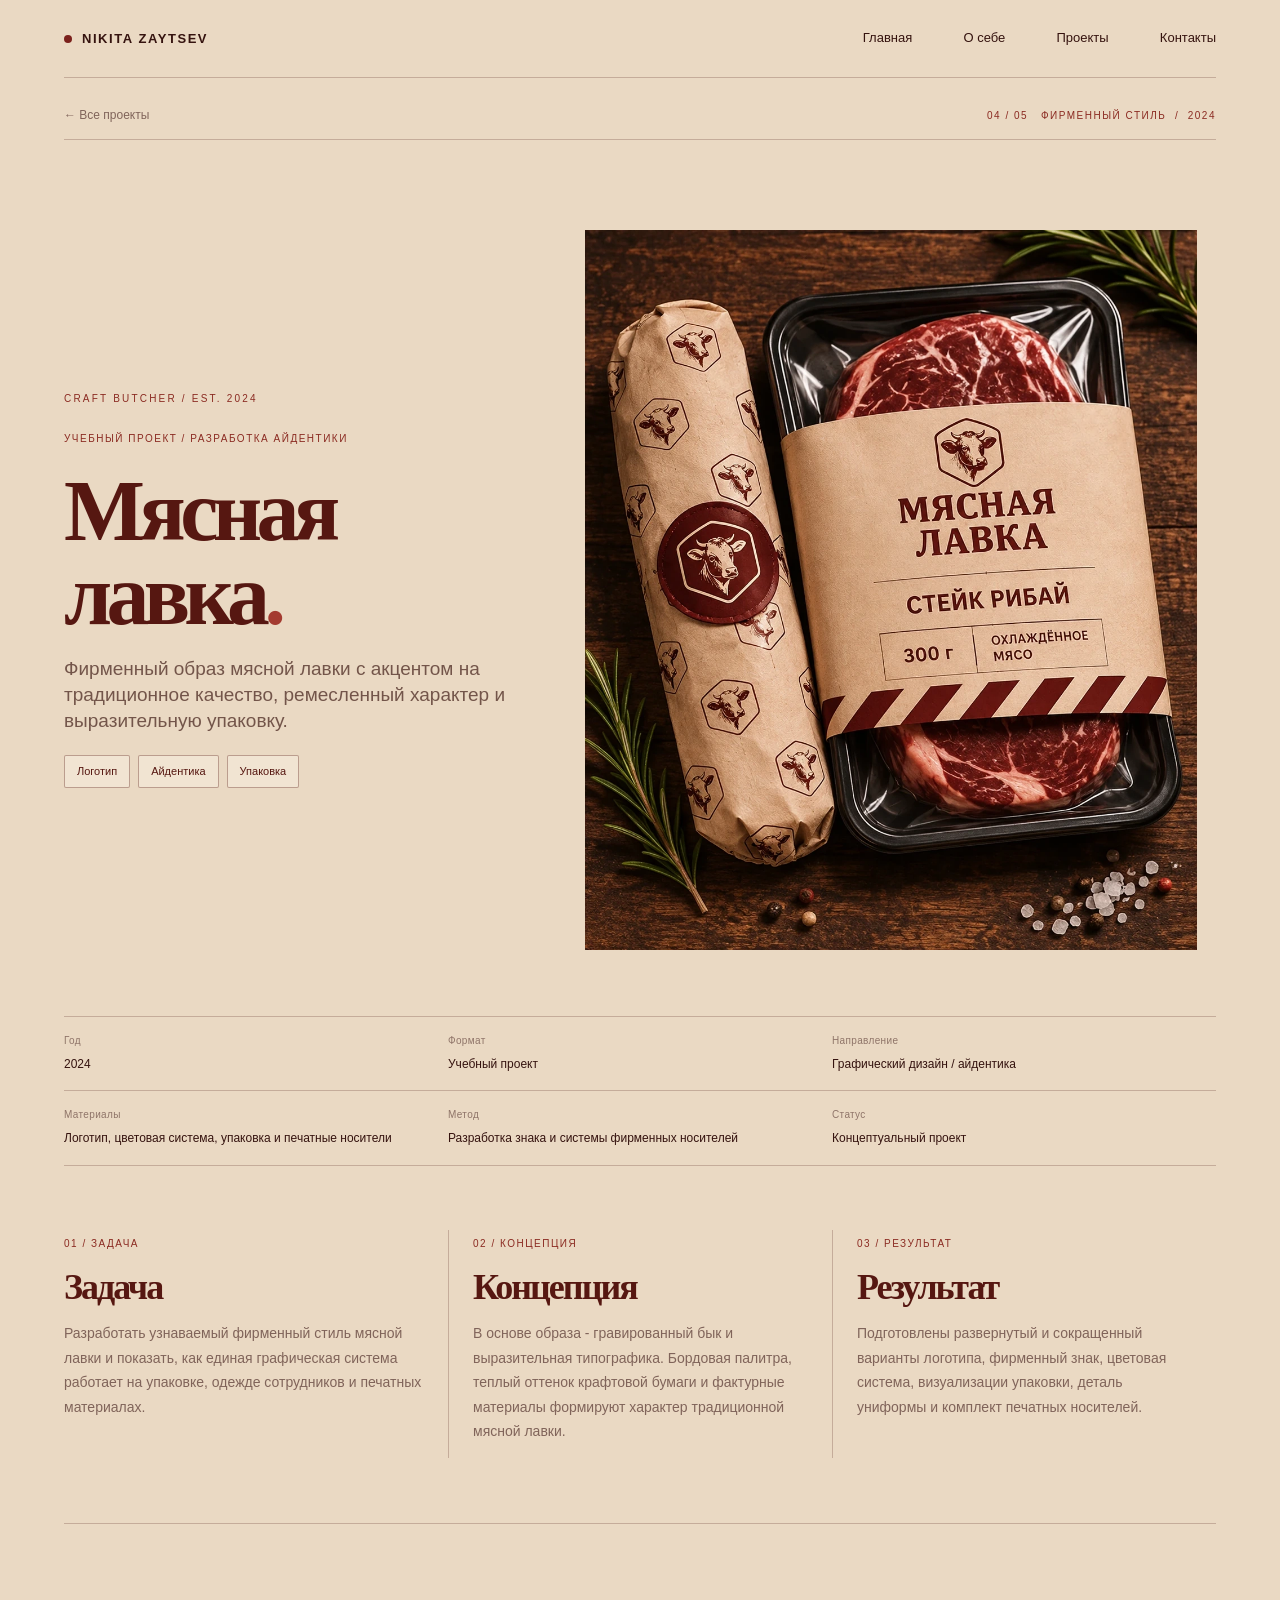
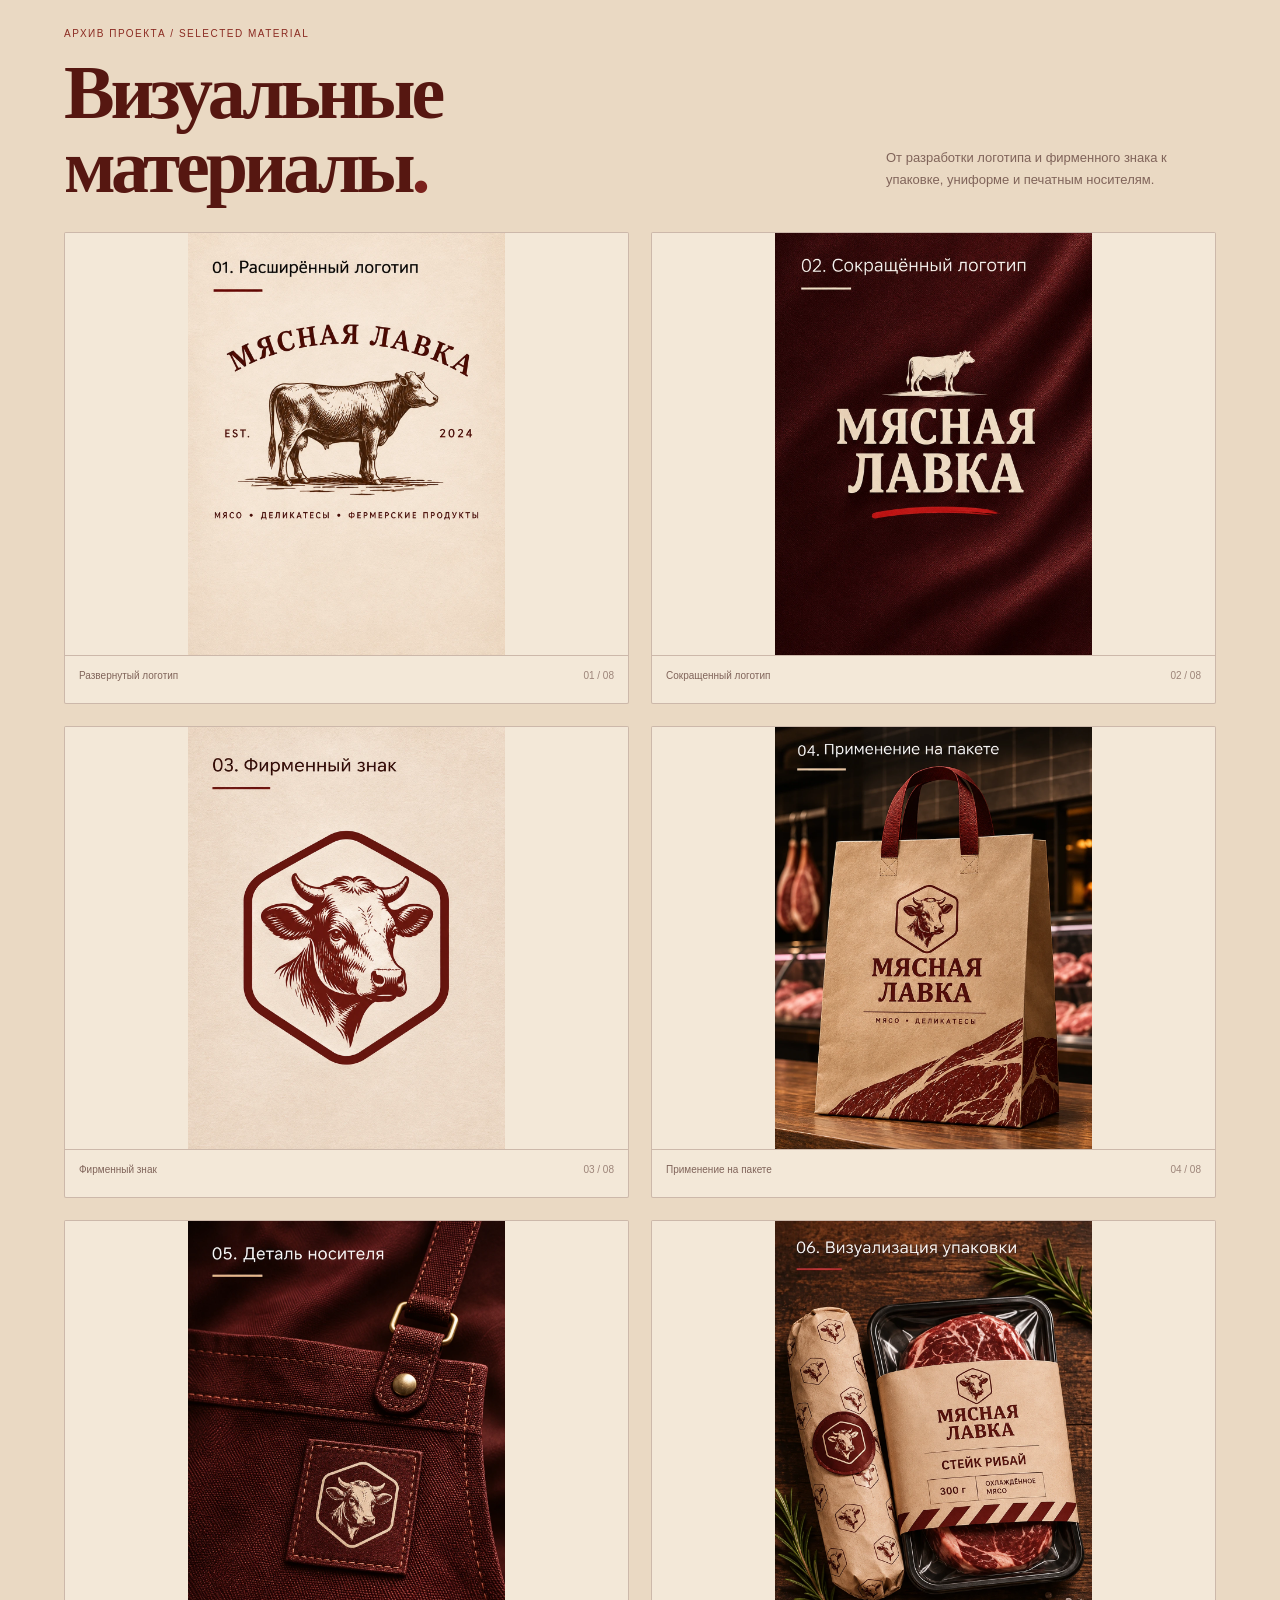
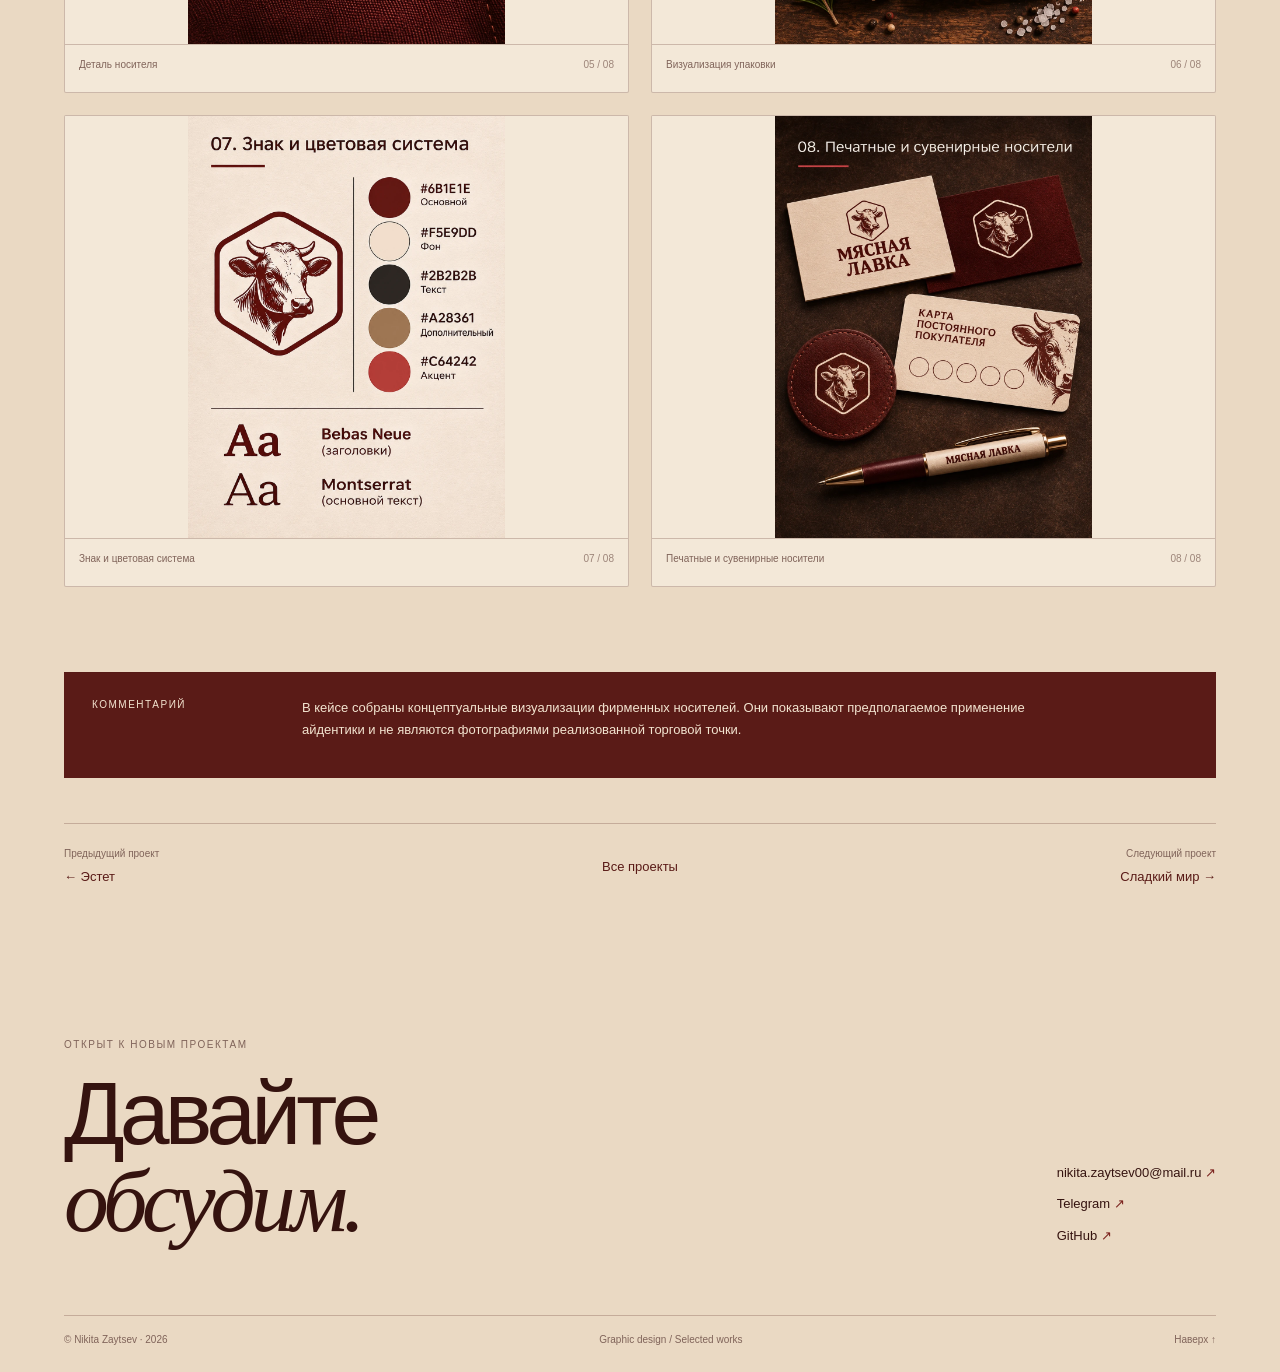
<file: myasnaya-lavka.html>
<!doctype html><html lang="ru"><head><meta charset="utf-8"><meta name="viewport" content="width=device-width, initial-scale=1"><meta name="description" content="Фирменный стиль мясной лавки: логотип с гравированным быком, бордовая цветовая система, упаковка и печатные носители."><meta name="theme-color" content="#eeeae1"><meta name="color-scheme" content="light"><title>Мясная лавка — Nikita Zaytsev</title><link rel="icon" href="favicon.svg" type="image/svg+xml"><link rel="stylesheet" href="styles.css"></head><body><a class="skip-link" href="#main">К содержанию</a><header id="top" class="site-header shell"><a class="wordmark" href="index.html" aria-label="Nikita Zaytsev — главная"><span class="wordmark-dot"></span><span>NIKITA ZAYTSEV</span></a><button class="menu-toggle" aria-label="Открыть меню" aria-expanded="false"><span></span><span></span></button><nav class="nav" aria-label="Основная навигация"><a href="index.html">Главная</a><a href="about.html">О себе</a><a href="index.html#projects">Проекты</a><a href="contacts.html">Контакты</a></nav></header><main id="main" class="shell case-page case-meat"><div class="case-topline"><a href="index.html#projects" class="back-link">← Все проекты</a><span class="eyebrow">04 / 05&nbsp;&nbsp; Фирменный стиль &nbsp;/&nbsp; 2024</span></div><section class="case-hero"><div class="case-heading"><p class="eyebrow">Учебный проект / разработка айдентики</p><h1>Мясная лавка<span class="accent">.</span></h1><p class="case-subtitle">Фирменный образ мясной лавки с акцентом на традиционное качество, ремесленный характер и выразительную упаковку.</p><div class="case-tags"><span>Логотип</span><span>Айдентика</span><span>Упаковка</span></div></div><figure class="case-cover"><img src="assets/meat-packaging-hero-clean.webp" alt="Фирменная упаковка мясной лавки с гравированным знаком быка"><figcaption><span>Визуализация фирменной упаковки</span><span>2024</span></figcaption></figure></section><section class="case-meta"><div class="meta-cell"><span>Год</span><strong>2024</strong></div><div class="meta-cell"><span>Формат</span><strong>Учебный проект</strong></div><div class="meta-cell"><span>Направление</span><strong>Графический дизайн / айдентика</strong></div><div class="meta-cell"><span>Материалы</span><strong>Логотип, цветовая система, упаковка и печатные носители</strong></div><div class="meta-cell"><span>Метод</span><strong>Разработка знака и системы фирменных носителей</strong></div><div class="meta-cell"><span>Статус</span><strong>Концептуальный проект</strong></div></section><section class="case-stories"><article class="story"><span class="eyebrow">01 / Задача</span><h2>Задача</h2><p>Разработать узнаваемый фирменный стиль мясной лавки и показать, как единая графическая система работает на упаковке, одежде сотрудников и печатных материалах.</p></article><article class="story"><span class="eyebrow">02 / Концепция</span><h2>Концепция</h2><p>В основе образа - гравированный бык и выразительная типографика. Бордовая палитра, теплый оттенок крафтовой бумаги и фактурные материалы формируют характер традиционной мясной лавки.</p></article><article class="story"><span class="eyebrow">03 / Результат</span><h2>Результат</h2><p>Подготовлены развернутый и сокращенный варианты логотипа, фирменный знак, цветовая система, визуализации упаковки, деталь униформы и комплект печатных носителей.</p></article></section><section class="gallery-section"><div class="section-title"><div><p class="eyebrow">Архив проекта / Selected material</p><h2>Визуальные<br>материалы<span class="accent">.</span></h2></div><p>От разработки логотипа и фирменного знака к упаковке, униформе и печатным носителям.</p></div><div class="gallery-grid">
<figure class="gallery-item wide"><a class="image-link" href="assets/meat-logo-vintage.webp" target="_blank" rel="noopener"><img loading="lazy" src="assets/meat-logo-vintage.webp" alt="Развернутый винтажный логотип мясной лавки с изображением быка"></a><figcaption><span>Развернутый логотип</span><span>01 / 08</span></figcaption></figure>
<figure class="gallery-item"><a class="image-link" href="assets/meat-logo-short.webp" target="_blank" rel="noopener"><img loading="lazy" src="assets/meat-logo-short.webp" alt="Сокращенный логотип мясной лавки"></a><figcaption><span>Сокращенный логотип</span><span>02 / 08</span></figcaption></figure>
<figure class="gallery-item"><a class="image-link" href="assets/meat-brandmark.webp" target="_blank" rel="noopener"><img loading="lazy" src="assets/meat-brandmark.webp" alt="Фирменный знак с гравированным быком в шестигранной рамке"></a><figcaption><span>Фирменный знак</span><span>03 / 08</span></figcaption></figure>
<figure class="gallery-item wide"><a class="image-link" href="assets/meat-bag.webp" target="_blank" rel="noopener"><img loading="lazy" src="assets/meat-bag.webp" alt="Крафтовый пакет мясной лавки с бордовыми ручками и фирменной графикой"></a><figcaption><span>Применение на пакете</span><span>04 / 08</span></figcaption></figure>
<figure class="gallery-item"><a class="image-link" href="assets/meat-apron-detail.webp" target="_blank" rel="noopener"><img loading="lazy" src="assets/meat-apron-detail.webp" alt="Деталь бордового фартука с фирменной нашивкой"></a><figcaption><span>Деталь носителя</span><span>05 / 08</span></figcaption></figure>
<figure class="gallery-item wide"><a class="image-link" href="assets/meat-packaging.webp" target="_blank" rel="noopener"><img loading="lazy" src="assets/meat-packaging.webp" alt="Визуализация упаковки мясной лавки для мясной продукции"></a><figcaption><span>Визуализация упаковки</span><span>06 / 08</span></figcaption></figure>
<figure class="gallery-item"><a class="image-link" href="assets/meat-guideline.webp" target="_blank" rel="noopener"><img loading="lazy" src="assets/meat-guideline.webp" alt="Руководство по фирменному знаку и цветовой системе мясной лавки"></a><figcaption><span>Знак и цветовая система</span><span>07 / 08</span></figcaption></figure>
<figure class="gallery-item wide"><a class="image-link" href="assets/meat-print.webp" target="_blank" rel="noopener"><img loading="lazy" src="assets/meat-print.webp" alt="Печатные и сувенирные носители мясной лавки"></a><figcaption><span>Печатные и сувенирные носители</span><span>08 / 08</span></figcaption></figure></div></section><section class="case-note"><span class="eyebrow">Комментарий</span><p>В кейсе собраны концептуальные визуализации фирменных носителей. Они показывают предполагаемое применение айдентики и не являются фотографиями реализованной торговой точки.</p></section><nav class="case-pagination" aria-label="Навигация по проектам"><a href="estet.html"><small>Предыдущий проект</small><span>← Эстет</span></a><a class="all-projects" href="index.html#projects">Все проекты</a><a href="sladkiy-mir.html" class="next"><small>Следующий проект</small><span>Сладкий мир →</span></a></nav></main><footer class="footer shell"><div class="footer-lead"><div><p class="eyebrow">Открыт к новым проектам</p><h2>Давайте<br><em>обсудим.</em></h2></div><div class="footer-links"><a href="mailto:nikita.zaytsev00@mail.ru">nikita.zaytsev00@mail.ru <span>↗</span></a><a href="https://t.me/Nikita_zzvv" target="_blank" rel="noopener">Telegram <span>↗</span></a><a href="https://github.com/Nikita89132" target="_blank" rel="noopener">GitHub <span>↗</span></a></div></div><div class="footer-bottom"><span>© Nikita Zaytsev · 2026</span><span>Graphic design / Selected works</span><a href="#top">Наверх ↑</a></div></footer><button class="back-top" aria-label="Наверх">↑</button><script src="script.js" defer></script></body></html>
</file>
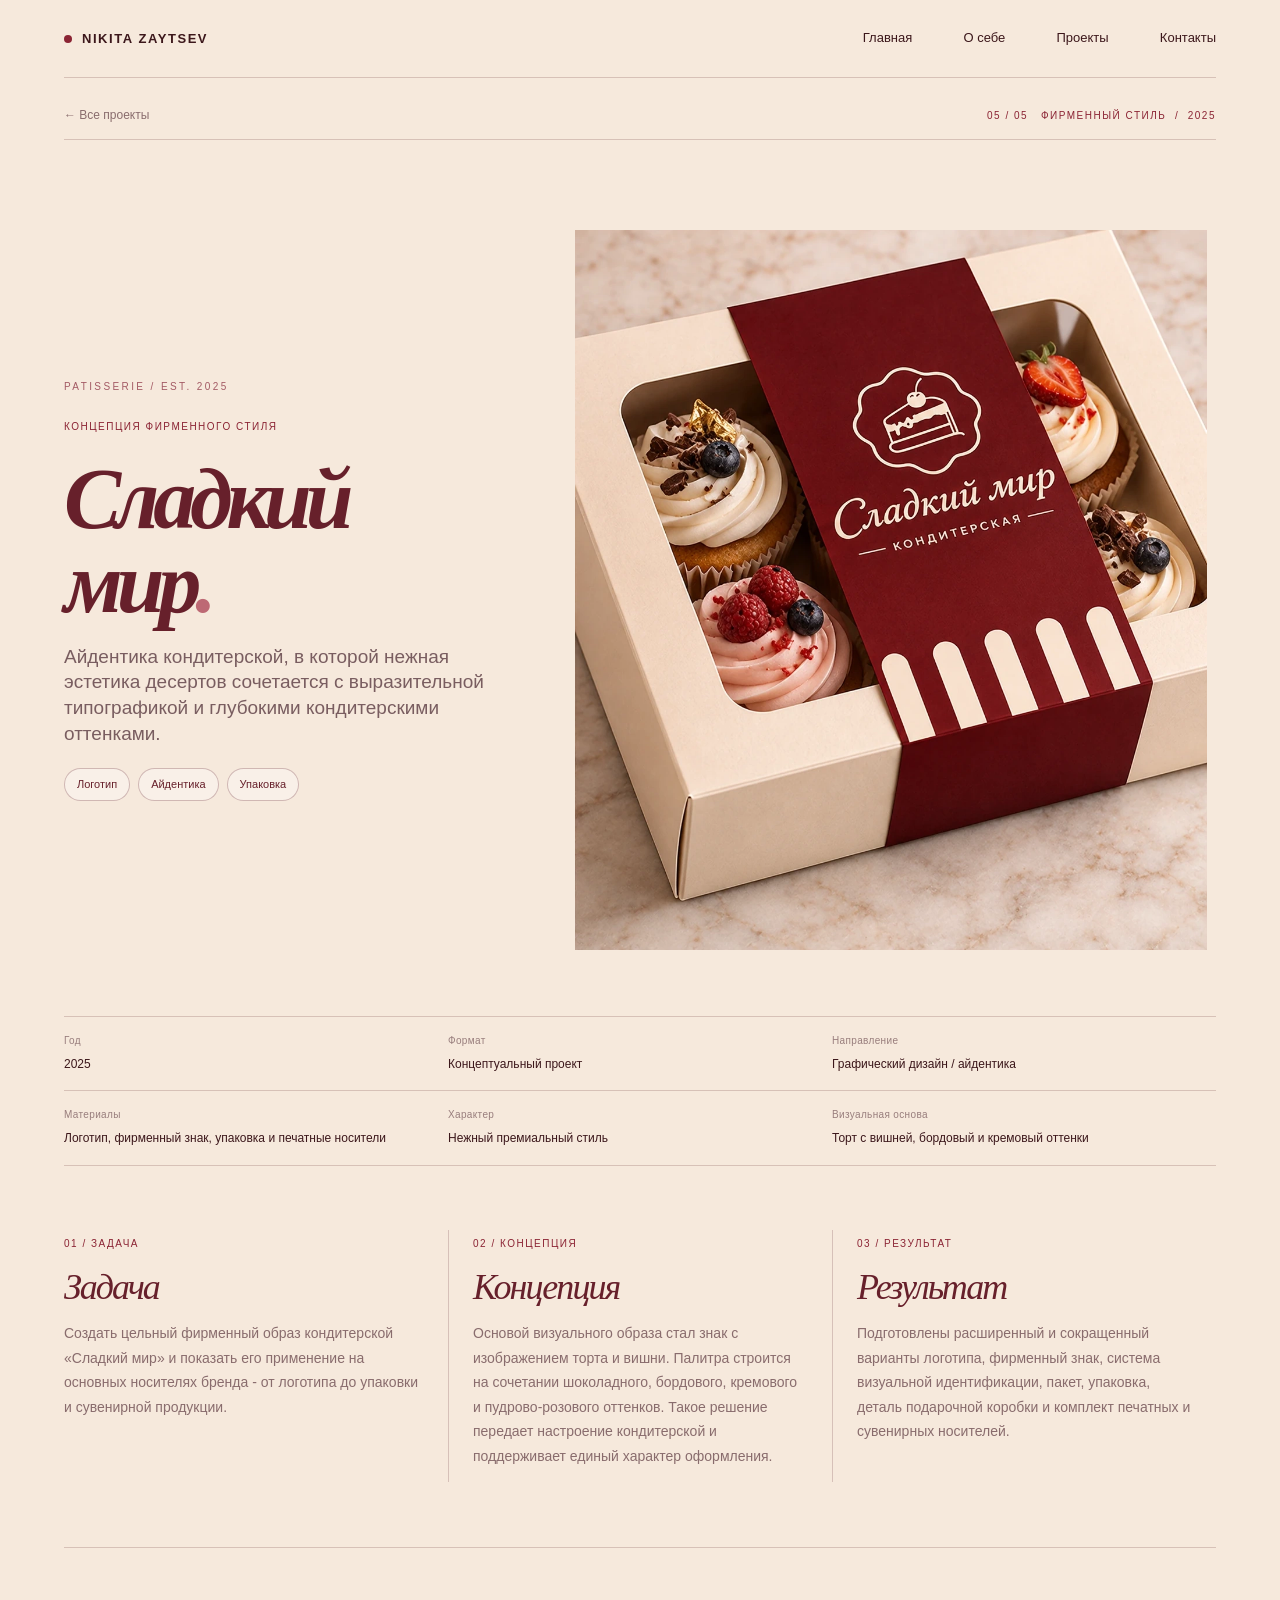
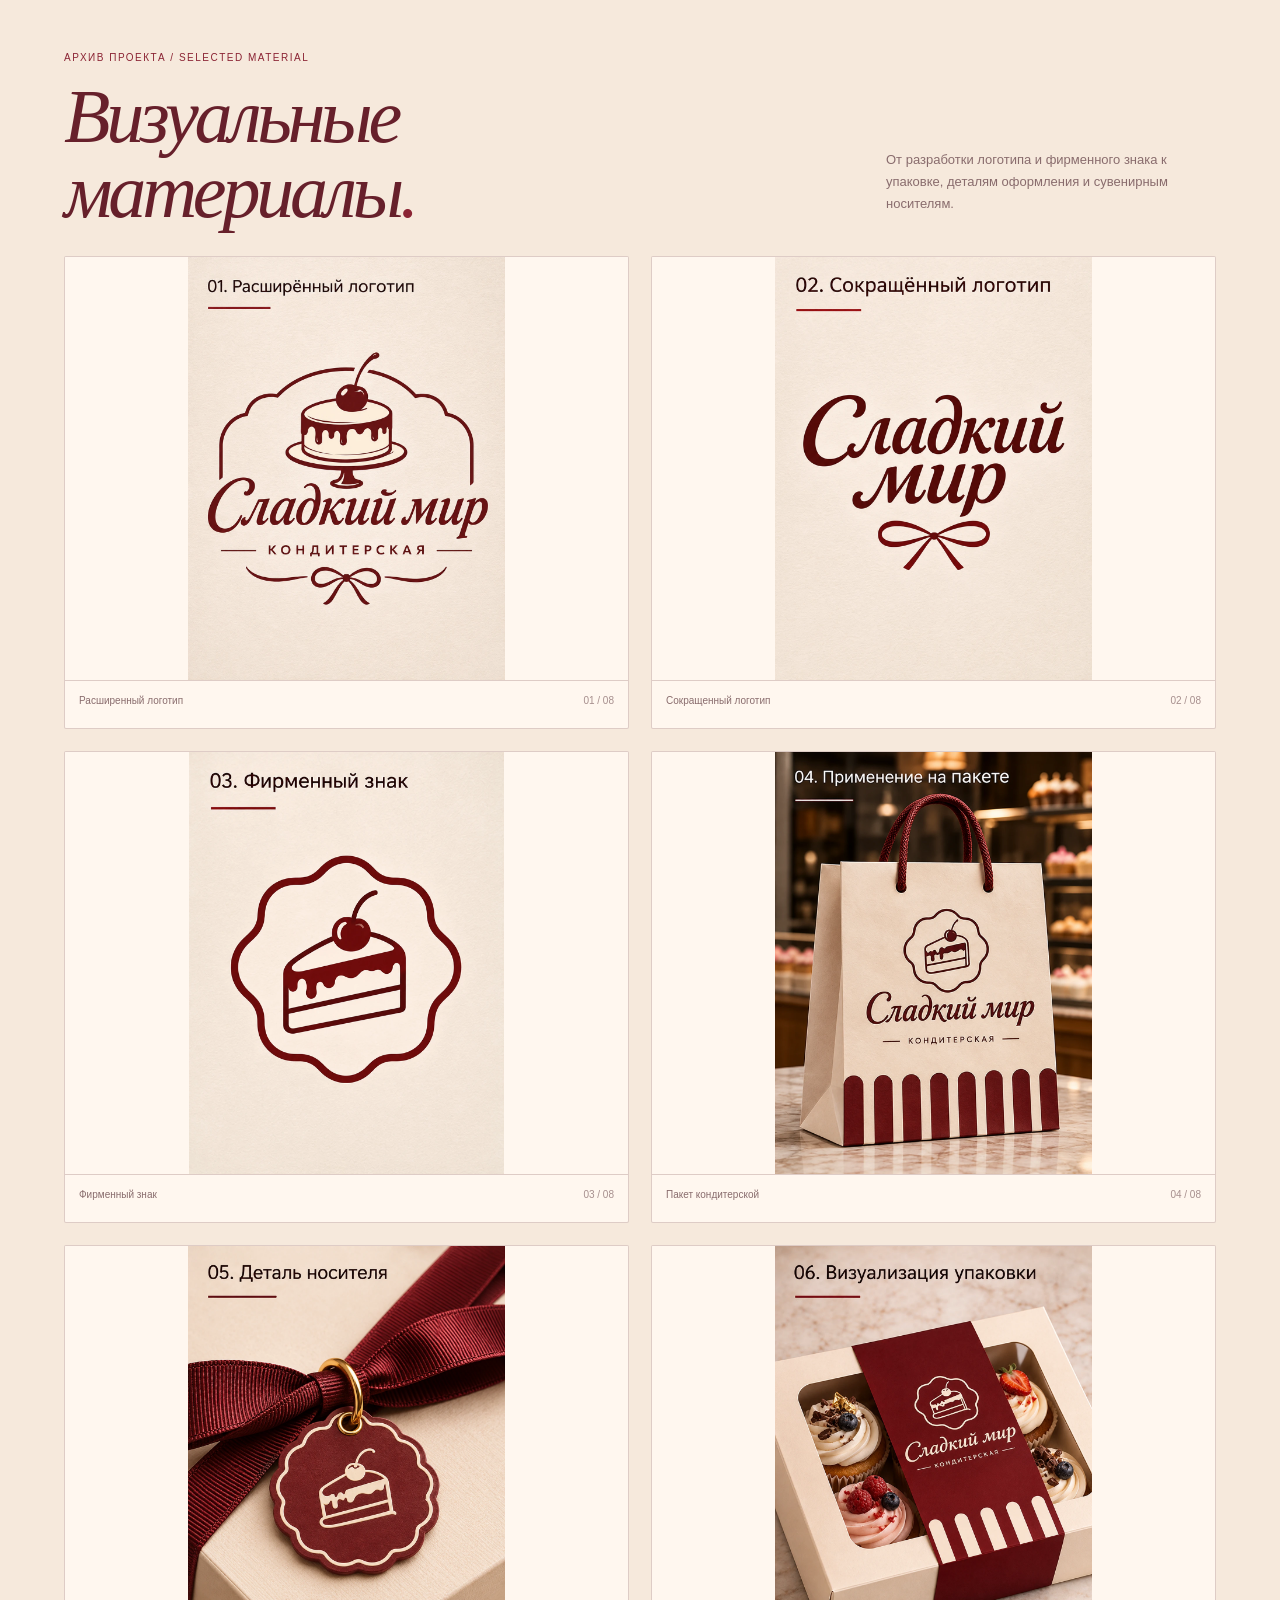
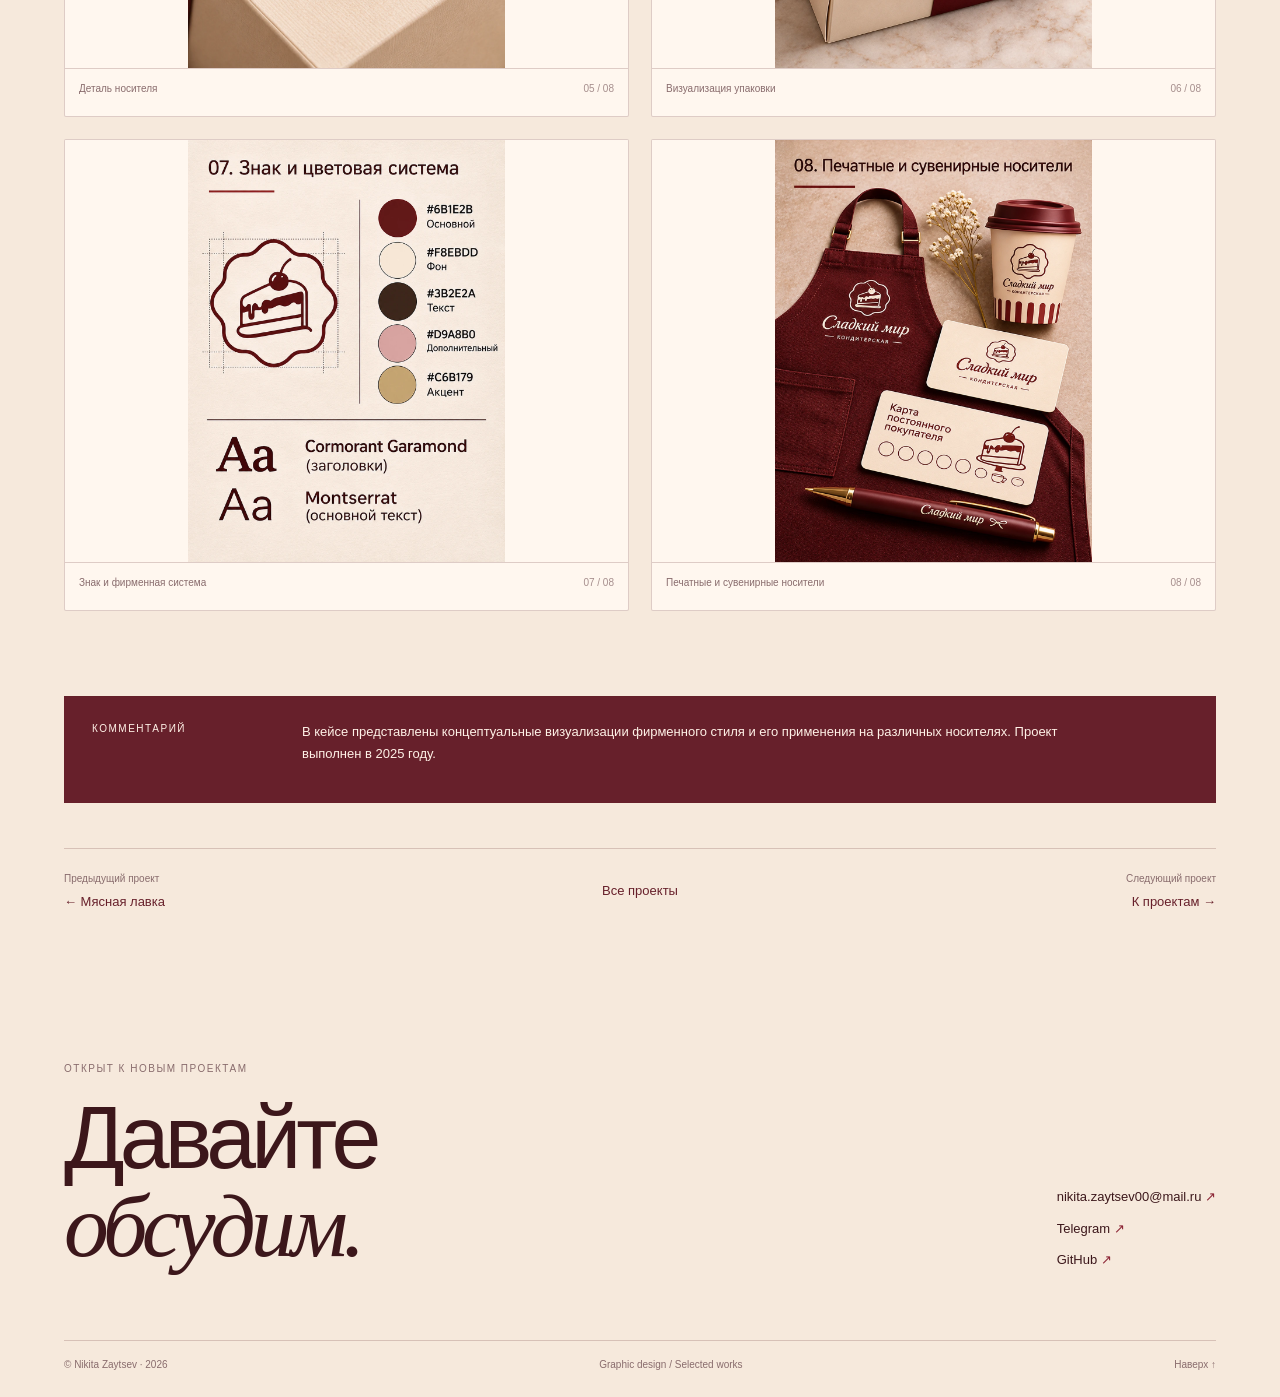
<file: sladkiy-mir.html>
<!doctype html><html lang="ru"><head><meta charset="utf-8"><meta name="viewport" content="width=device-width, initial-scale=1"><meta name="description" content="Фирменный стиль кондитерской «Сладкий мир»: логотип с изображением торта и вишни, бордовая и кремовая палитра, упаковка и печатные носители."><meta name="theme-color" content="#eeeae1"><meta name="color-scheme" content="light"><title>Сладкий мир — Nikita Zaytsev</title><link rel="icon" href="favicon.svg" type="image/svg+xml"><link rel="stylesheet" href="styles.css"></head><body><a class="skip-link" href="#main">К содержанию</a><header id="top" class="site-header shell"><a class="wordmark" href="index.html" aria-label="Nikita Zaytsev — главная"><span class="wordmark-dot"></span><span>NIKITA ZAYTSEV</span></a><button class="menu-toggle" aria-label="Открыть меню" aria-expanded="false"><span></span><span></span></button><nav class="nav" aria-label="Основная навигация"><a href="index.html">Главная</a><a href="about.html">О себе</a><a href="index.html#projects">Проекты</a><a href="contacts.html">Контакты</a></nav></header><main id="main" class="shell case-page case-sladkiy"><div class="case-topline"><a href="index.html#projects" class="back-link">← Все проекты</a><span class="eyebrow">05 / 05&nbsp;&nbsp; Фирменный стиль &nbsp;/&nbsp; 2025</span></div><section class="case-hero"><div class="case-heading"><p class="eyebrow">Концепция фирменного стиля</p><h1>Сладкий<br>мир<span class="accent">.</span></h1><p class="case-subtitle">Айдентика кондитерской, в которой нежная эстетика десертов сочетается с выразительной типографикой и глубокими кондитерскими оттенками.</p><div class="case-tags"><span>Логотип</span><span>Айдентика</span><span>Упаковка</span></div></div><figure class="case-cover"><img src="assets/sladkiy-packaging-hero-clean.webp" alt="Подарочная упаковка кондитерской «Сладкий мир» с бордовой обечайкой и десертами"><figcaption><span>Визуализация фирменной упаковки</span><span>Кондитерская</span></figcaption></figure></section><section class="case-meta"><div class="meta-cell"><span>Год</span><strong>2025</strong></div><div class="meta-cell"><span>Формат</span><strong>Концептуальный проект</strong></div><div class="meta-cell"><span>Направление</span><strong>Графический дизайн / айдентика</strong></div><div class="meta-cell"><span>Материалы</span><strong>Логотип, фирменный знак, упаковка и печатные носители</strong></div><div class="meta-cell"><span>Характер</span><strong>Нежный премиальный стиль</strong></div><div class="meta-cell"><span>Визуальная основа</span><strong>Торт с вишней, бордовый и кремовый оттенки</strong></div></section><section class="case-stories"><article class="story"><span class="eyebrow">01 / Задача</span><h2>Задача</h2><p>Создать цельный фирменный образ кондитерской «Сладкий мир» и показать его применение на основных носителях бренда - от логотипа до упаковки и сувенирной продукции.</p></article><article class="story"><span class="eyebrow">02 / Концепция</span><h2>Концепция</h2><p>Основой визуального образа стал знак с изображением торта и вишни. Палитра строится на сочетании шоколадного, бордового, кремового и пудрово-розового оттенков. Такое решение передает настроение кондитерской и поддерживает единый характер оформления.</p></article><article class="story"><span class="eyebrow">03 / Результат</span><h2>Результат</h2><p>Подготовлены расширенный и сокращенный варианты логотипа, фирменный знак, система визуальной идентификации, пакет, упаковка, деталь подарочной коробки и комплект печатных и сувенирных носителей.</p></article></section><section class="gallery-section"><div class="section-title"><div><p class="eyebrow">Архив проекта / Selected material</p><h2>Визуальные<br>материалы<span class="accent">.</span></h2></div><p>От разработки логотипа и фирменного знака к упаковке, деталям оформления и сувенирным носителям.</p></div><div class="gallery-grid">
<figure class="gallery-item wide"><a class="image-link" href="assets/sladkiy-logo-full.webp" target="_blank" rel="noopener"><img loading="lazy" src="assets/sladkiy-logo-full.webp" alt="Расширенный логотип кондитерской «Сладкий мир» с тортом и вишней"></a><figcaption><span>Расширенный логотип</span><span>01 / 08</span></figcaption></figure>
<figure class="gallery-item"><a class="image-link" href="assets/sladkiy-logo-short.webp" target="_blank" rel="noopener"><img loading="lazy" src="assets/sladkiy-logo-short.webp" alt="Сокращенный логотип «Сладкий мир»"></a><figcaption><span>Сокращенный логотип</span><span>02 / 08</span></figcaption></figure>
<figure class="gallery-item"><a class="image-link" href="assets/sladkiy-mark.webp" target="_blank" rel="noopener"><img loading="lazy" src="assets/sladkiy-mark.webp" alt="Фирменный знак с вишневым тортом"></a><figcaption><span>Фирменный знак</span><span>03 / 08</span></figcaption></figure>
<figure class="gallery-item wide"><a class="image-link" href="assets/sladkiy-bag.webp" target="_blank" rel="noopener"><img loading="lazy" src="assets/sladkiy-bag.webp" alt="Фирменный пакет кондитерской «Сладкий мир»"></a><figcaption><span>Пакет кондитерской</span><span>04 / 08</span></figcaption></figure>
<figure class="gallery-item"><a class="image-link" href="assets/sladkiy-tag.webp" target="_blank" rel="noopener"><img loading="lazy" src="assets/sladkiy-tag.webp" alt="Деталь подарочной коробки с бордовой лентой и фирменной биркой"></a><figcaption><span>Деталь носителя</span><span>05 / 08</span></figcaption></figure>
<figure class="gallery-item wide"><a class="image-link" href="assets/sladkiy-packaging.webp" target="_blank" rel="noopener"><img loading="lazy" src="assets/sladkiy-packaging.webp" alt="Визуализация упаковки десертов кондитерской «Сладкий мир»"></a><figcaption><span>Визуализация упаковки</span><span>06 / 08</span></figcaption></figure>
<figure class="gallery-item"><a class="image-link" href="assets/sladkiy-system.webp" target="_blank" rel="noopener"><img loading="lazy" src="assets/sladkiy-system.webp" alt="Фирменная система: знак, цвета и типографика «Сладкий мир»"></a><figcaption><span>Знак и фирменная система</span><span>07 / 08</span></figcaption></figure>
<figure class="gallery-item wide"><a class="image-link" href="assets/sladkiy-stationery.webp" target="_blank" rel="noopener"><img loading="lazy" src="assets/sladkiy-stationery.webp" alt="Печатные и сувенирные носители бренда «Сладкий мир»"></a><figcaption><span>Печатные и сувенирные носители</span><span>08 / 08</span></figcaption></figure></div></section><section class="case-note"><span class="eyebrow">Комментарий</span><p>В кейсе представлены концептуальные визуализации фирменного стиля и его применения на различных носителях. Проект выполнен в 2025 году.</p></section><nav class="case-pagination" aria-label="Навигация по проектам"><a href="myasnaya-lavka.html"><small>Предыдущий проект</small><span>← Мясная лавка</span></a><a class="all-projects" href="index.html#projects">Все проекты</a><a href="index.html#projects" class="next"><small>Следующий проект</small><span>К проектам →</span></a></nav></main><footer class="footer shell"><div class="footer-lead"><div><p class="eyebrow">Открыт к новым проектам</p><h2>Давайте<br><em>обсудим.</em></h2></div><div class="footer-links"><a href="mailto:nikita.zaytsev00@mail.ru">nikita.zaytsev00@mail.ru <span>↗</span></a><a href="https://t.me/Nikita_zzvv" target="_blank" rel="noopener">Telegram <span>↗</span></a><a href="https://github.com/Nikita89132" target="_blank" rel="noopener">GitHub <span>↗</span></a></div></div><div class="footer-bottom"><span>© Nikita Zaytsev · 2026</span><span>Graphic design / Selected works</span><a href="#top">Наверх ↑</a></div></footer><button class="back-top" aria-label="Наверх">↑</button><script src="script.js" defer></script></body></html>
</file>
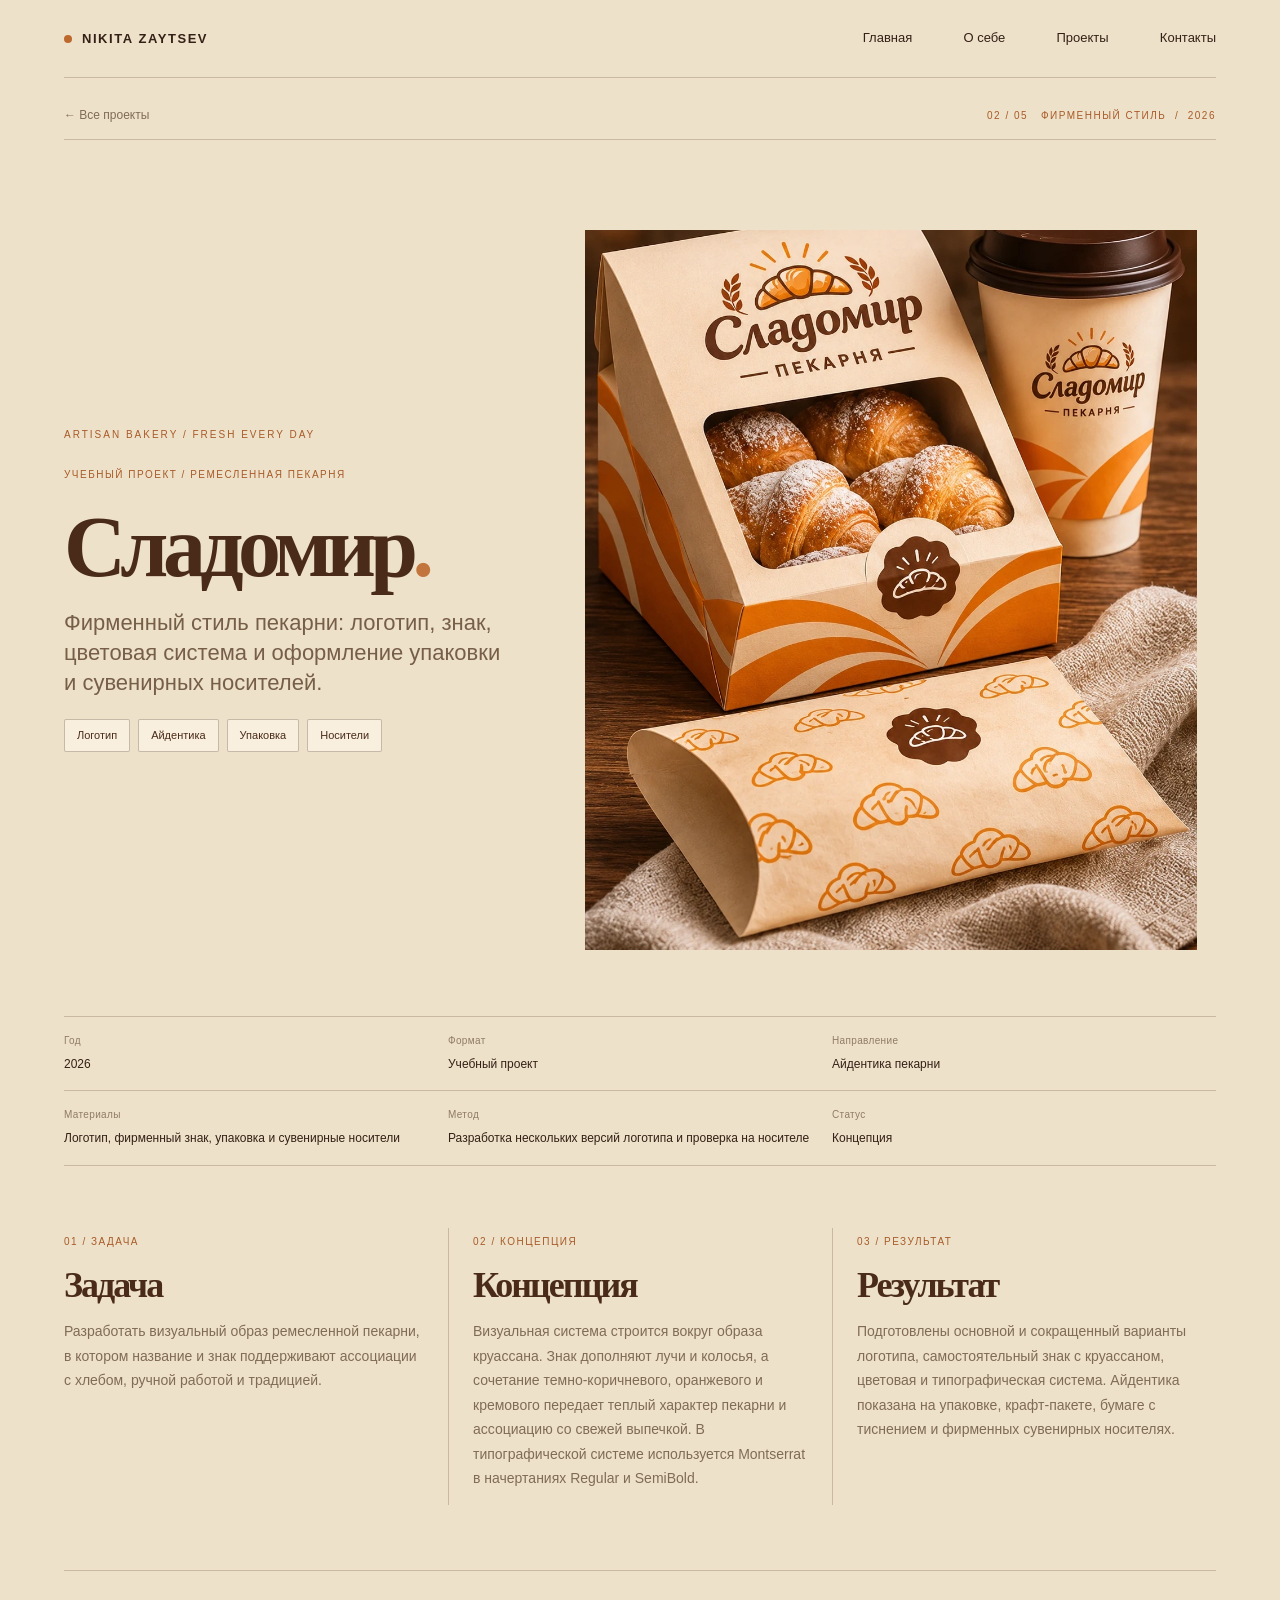
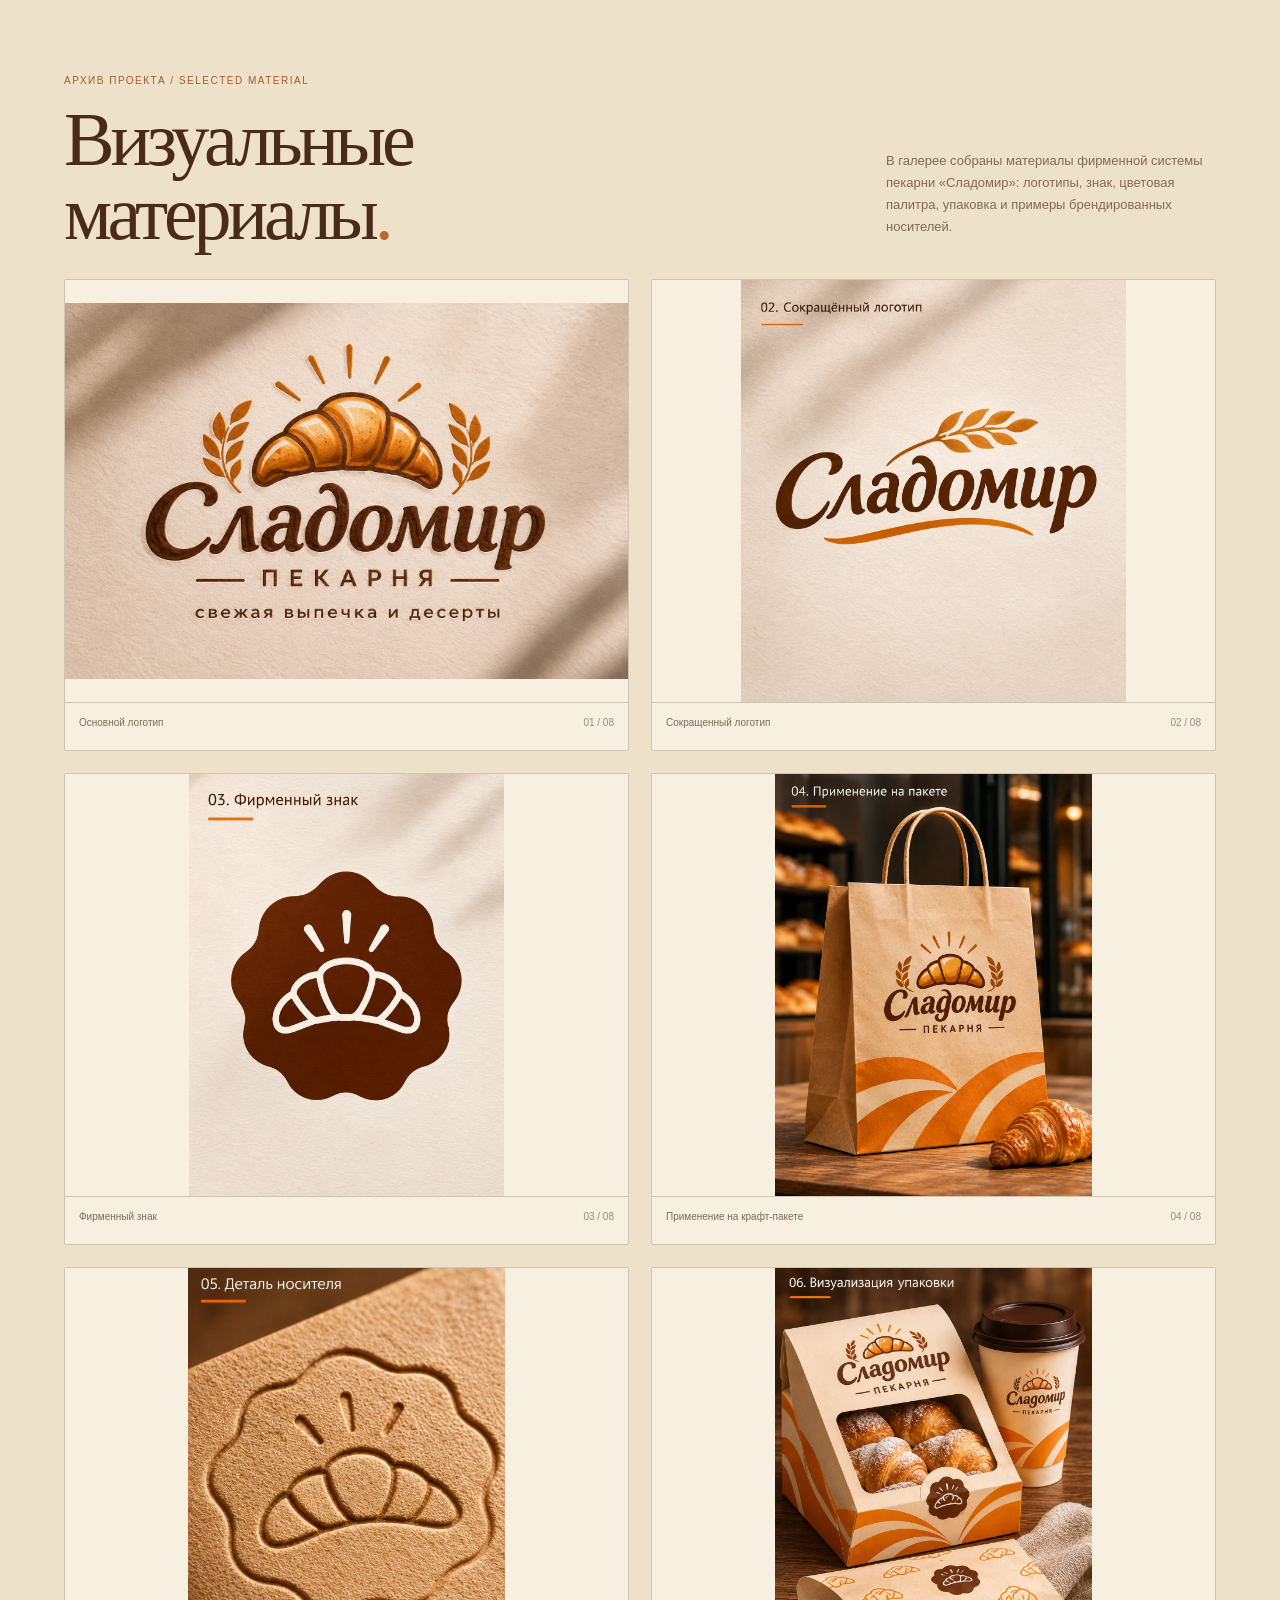
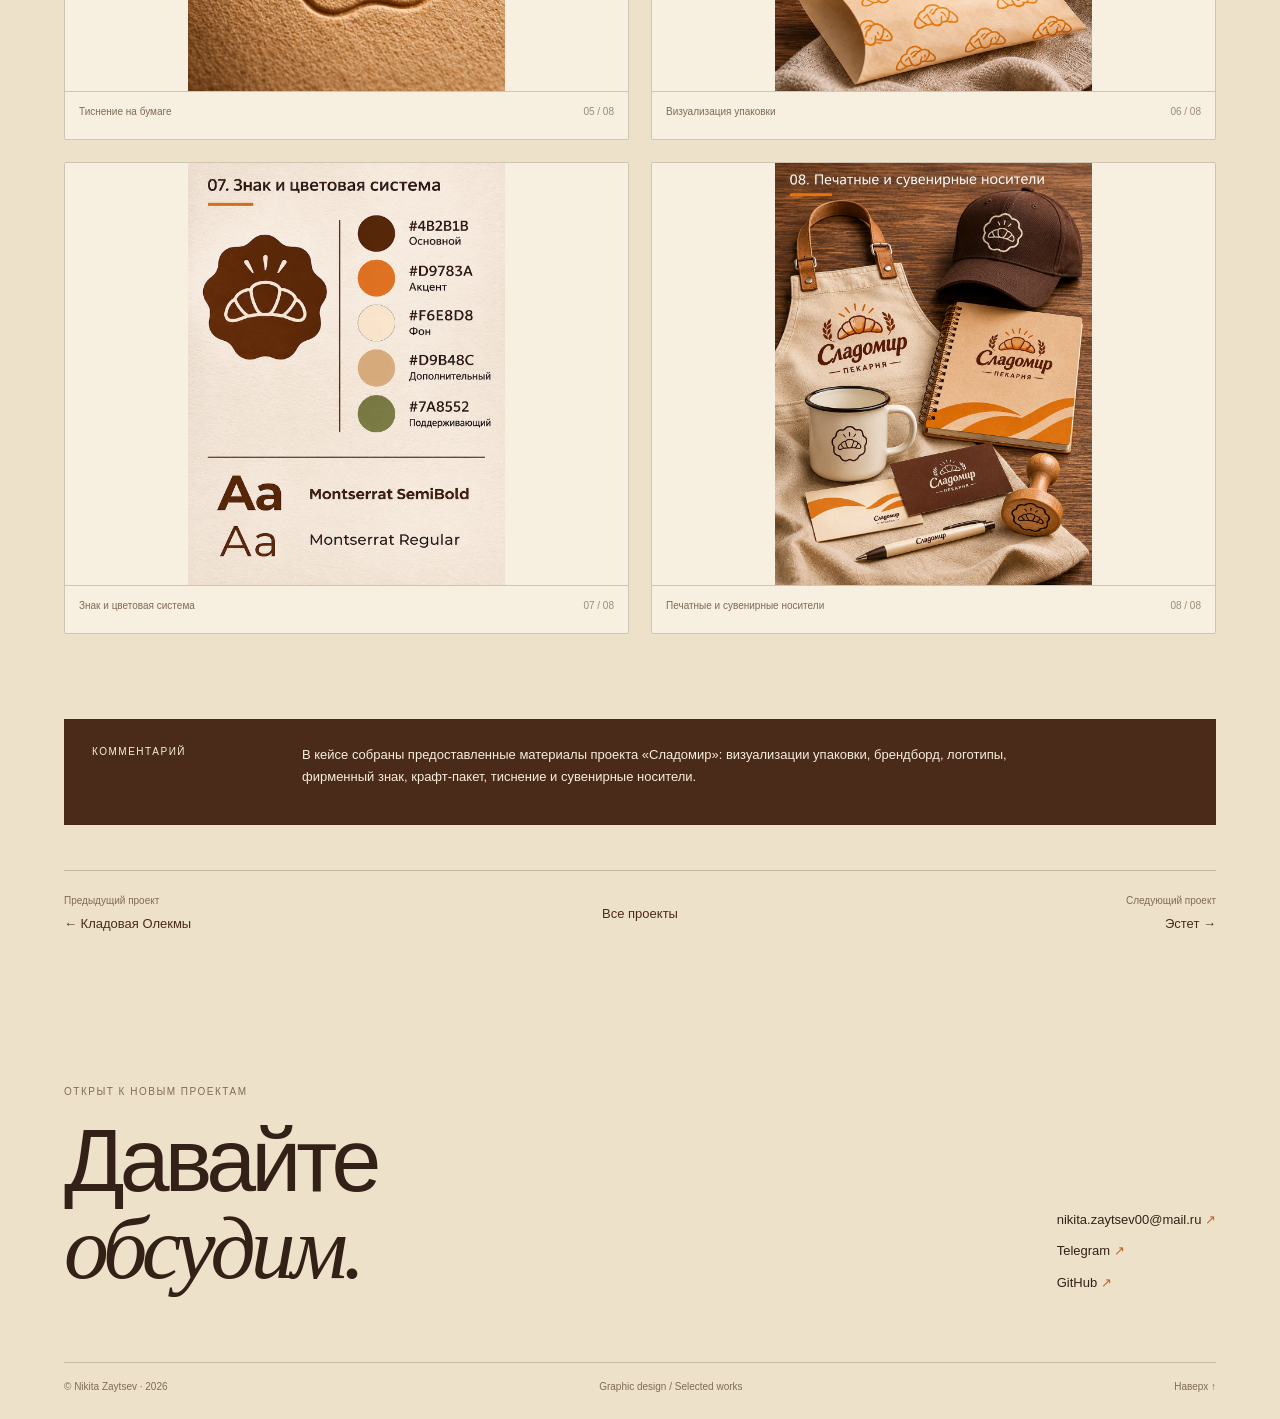
<file: sladomir.html>
<!doctype html><html lang="ru"><head><meta charset="utf-8"><meta name="viewport" content="width=device-width, initial-scale=1"><meta name="description" content="Разработка визуального образа ремесленной пекарни «Сладомир»: расширенный и сокращённый логотип, знак и пример применения на упаковке."><meta name="theme-color" content="#eeeae1"><meta name="color-scheme" content="light"><title>Сладомир — Nikita Zaytsev</title><link rel="icon" href="favicon.svg" type="image/svg+xml"><link rel="stylesheet" href="styles.css"></head><body><a class="skip-link" href="#main">К содержанию</a><header id="top" class="site-header shell"><a class="wordmark" href="index.html" aria-label="Nikita Zaytsev — главная"><span class="wordmark-dot"></span><span>NIKITA ZAYTSEV</span></a><button class="menu-toggle" aria-label="Открыть меню" aria-expanded="false"><span></span><span></span></button><nav class="nav" aria-label="Основная навигация"><a href="index.html">Главная</a><a href="about.html">О себе</a><a href="index.html#projects">Проекты</a><a href="contacts.html">Контакты</a></nav></header><main id="main" class="shell case-page case-sladomir"><div class="case-topline"><a href="index.html#projects" class="back-link">← Все проекты</a><span class="eyebrow">02 / 05&nbsp;&nbsp; Фирменный стиль &nbsp;/&nbsp; 2026</span></div><section class="case-hero"><div class="case-heading"><p class="eyebrow">Учебный проект / ремесленная пекарня</p><h1>Сладомир<span class="accent">.</span></h1><p class="case-subtitle">Фирменный стиль пекарни: логотип, знак, цветовая система и оформление упаковки и сувенирных носителей.</p><div class="case-tags"><span>Логотип</span><span>Айдентика</span><span>Упаковка</span><span>Носители</span></div></div><figure class="case-cover"><img src="assets/sladomir-packaging-full-hero-clean.webp" alt="Фирменная упаковка пекарни Сладомир: коробка с круассанами и стакан"><figcaption><span>Визуализация упаковочной системы</span><span>2026</span></figcaption></figure></section><section class="case-meta"><div class="meta-cell"><span>Год</span><strong>2026</strong></div><div class="meta-cell"><span>Формат</span><strong>Учебный проект</strong></div><div class="meta-cell"><span>Направление</span><strong>Айдентика пекарни</strong></div><div class="meta-cell"><span>Материалы</span><strong>Логотип, фирменный знак, упаковка и сувенирные носители</strong></div><div class="meta-cell"><span>Метод</span><strong>Разработка нескольких версий логотипа и проверка на носителе</strong></div><div class="meta-cell"><span>Статус</span><strong>Концепция</strong></div></section><section class="case-stories"><article class="story"><span class="eyebrow">01 / Задача</span><h2>Задача</h2><p>Разработать визуальный образ ремесленной пекарни, в котором название и знак поддерживают ассоциации с хлебом, ручной работой и традицией.</p></article><article class="story"><span class="eyebrow">02 / Концепция</span><h2>Концепция</h2><p>Визуальная система строится вокруг образа круассана. Знак дополняют лучи и колосья, а сочетание темно-коричневого, оранжевого и кремового передает теплый характер пекарни и ассоциацию со свежей выпечкой. В типографической системе используется Montserrat в начертаниях Regular и SemiBold.</p></article><article class="story"><span class="eyebrow">03 / Результат</span><h2>Результат</h2><p>Подготовлены основной и сокращенный варианты логотипа, самостоятельный знак с круассаном, цветовая и типографическая система. Айдентика показана на упаковке, крафт-пакете, бумаге с тиснением и фирменных сувенирных носителях.</p></article></section><section class="gallery-section"><div class="section-title"><div><p class="eyebrow">Архив проекта / Selected material</p><h2>Визуальные<br>материалы<span class="accent">.</span></h2></div><p>В галерее собраны материалы фирменной системы пекарни «Сладомир»: логотипы, знак, цветовая палитра, упаковка и примеры брендированных носителей.</p></div><div class="gallery-grid">
<figure class="gallery-item contain"><a class="image-link" href="assets/sladomir-logo-cream.webp" target="_blank" rel="noopener"><img loading="lazy" src="assets/sladomir-logo-cream.webp" alt="Логотип пекарни Сладомир на кремовой бумаге"></a><figcaption><span>Основной логотип</span><span>01 / 08</span></figcaption></figure>
<figure class="gallery-item contain"><a class="image-link" href="assets/sladomir-logo-gold.webp" target="_blank" rel="noopener"><img loading="lazy" src="assets/sladomir-logo-gold.webp" alt="Золотистый хлебный логотип Сладомир"></a><figcaption><span>Сокращенный логотип</span><span>02 / 08</span></figcaption></figure>
<figure class="gallery-item"><a class="image-link" href="assets/sladomir-croissant-symbol.webp" target="_blank" rel="noopener"><img loading="lazy" src="assets/sladomir-croissant-symbol.webp" alt="Фирменный знак Сладомир с круассаном"></a><figcaption><span>Фирменный знак</span><span>03 / 08</span></figcaption></figure>
<figure class="gallery-item"><a class="image-link" href="assets/sladomir-bag-new.webp" target="_blank" rel="noopener"><img loading="lazy" src="assets/sladomir-bag-new.webp" alt="Крафт-пакет пекарни Сладомир"></a><figcaption><span>Применение на крафт-пакете</span><span>04 / 08</span></figcaption></figure>
<figure class="gallery-item"><a class="image-link" href="assets/sladomir-embossing.webp" target="_blank" rel="noopener"><img loading="lazy" src="assets/sladomir-embossing.webp" alt="Тиснение фирменного знака Сладомир на крафт-бумаге"></a><figcaption><span>Тиснение на бумаге</span><span>05 / 08</span></figcaption></figure>
<figure class="gallery-item wide"><a class="image-link" href="assets/sladomir-packaging-full.webp" target="_blank" rel="noopener"><img loading="lazy" src="assets/sladomir-packaging-full.webp" alt="Визуализация упаковки пекарни Сладомир: коробка с выпечкой, стакан и обертка"></a><figcaption><span>Визуализация упаковки</span><span>06 / 08</span></figcaption></figure>
<figure class="gallery-item contain"><a class="image-link" href="assets/sladomir-brandboard.webp" target="_blank" rel="noopener"><img loading="lazy" src="assets/sladomir-brandboard.webp" alt="Брендборд Сладомир: фирменный знак, цвета и типографика"></a><figcaption><span>Знак и цветовая система</span><span>07 / 08</span></figcaption></figure>
<figure class="gallery-item wide"><a class="image-link" href="assets/sladomir-carriers.webp" target="_blank" rel="noopener"><img loading="lazy" src="assets/sladomir-carriers.webp" alt="Фирменные сувенирные носители пекарни Сладомир"></a><figcaption><span>Печатные и сувенирные носители</span><span>08 / 08</span></figcaption></figure>
</div></section><section class="case-note"><span class="eyebrow">Комментарий</span><p>В кейсе собраны предоставленные материалы проекта «Сладомир»: визуализации упаковки, брендборд, логотипы, фирменный знак, крафт-пакет, тиснение и сувенирные носители.</p></section><nav class="case-pagination" aria-label="Навигация по проектам"><a href="kladovaya.html"><small>Предыдущий проект</small><span>← Кладовая Олекмы</span></a><a class="all-projects" href="index.html#projects">Все проекты</a><a href="estet.html" class="next"><small>Следующий проект</small><span>Эстет →</span></a></nav></main><footer class="footer shell"><div class="footer-lead"><div><p class="eyebrow">Открыт к новым проектам</p><h2>Давайте<br><em>обсудим.</em></h2></div><div class="footer-links"><a href="mailto:nikita.zaytsev00@mail.ru">nikita.zaytsev00@mail.ru <span>↗</span></a><a href="https://t.me/Nikita_zzvv" target="_blank" rel="noopener">Telegram <span>↗</span></a><a href="https://github.com/Nikita89132" target="_blank" rel="noopener">GitHub <span>↗</span></a></div></div><div class="footer-bottom"><span>© Nikita Zaytsev · 2026</span><span>Graphic design / Selected works</span><a href="#top">Наверх ↑</a></div></footer><button class="back-top" aria-label="Наверх">↑</button><script src="script.js" defer></script></body></html>
</file>
<file: styles.css>
@charset "UTF-8";
:root{--paper:#eeeae1;--paper2:#f7f4ed;--ink:#171816;--muted:#77766f;--line:rgba(23,24,22,.17);--orange:#ff7138;--green:#25452c;--serif:Georgia,'Times New Roman',serif;--sans:Manrope,'Helvetica Neue',Arial,sans-serif;--pad:clamp(22px,5vw,76px)}
*{box-sizing:border-box}html{scroll-behavior:smooth}body{margin:0;background:var(--paper);color:var(--ink);font-family:var(--sans);font-weight:400;line-height:1.5}a{color:inherit;text-decoration:none}img{display:block;max-width:100%;height:auto}button{font:inherit}.shell{width:min(1440px,100% - var(--pad)*2);margin-inline:auto}.site-header{height:82px;display:flex;align-items:center;justify-content:space-between;border-bottom:1px solid var(--line);position:relative;z-index:5}.wordmark{font-size:13px;letter-spacing:.18em;font-weight:600;display:flex;gap:10px;align-items:center}.wordmark-dot{width:8px;height:8px;border-radius:50%;background:var(--orange)}.nav{display:flex;gap:clamp(20px,4vw,56px);font-size:13px}.nav a{transition:color .2s}.nav a:hover,.nav a[aria-current=page]{color:var(--orange)}.menu-toggle{display:none;border:0;background:none;padding:10px}.menu-toggle span{display:block;width:24px;height:1px;background:var(--ink);margin:6px}.eyebrow{font-size:10px;letter-spacing:.15em;text-transform:uppercase;color:var(--muted)}.orange-dot,.accent{color:var(--orange)}h1,h2,h3,p,figure{margin-top:0}h1,h2,h3{font-weight:300;letter-spacing:-.055em;line-height:.98}h1{font-size:clamp(64px,10vw,150px)}h2{font-size:clamp(44px,7vw,94px)}h3{font-size:clamp(28px,4vw,52px)}.home-hero{padding-top:38px}.hero-topline,.hero-foot{display:flex;justify-content:space-between;align-items:center}.hero-main{display:grid;grid-template-columns:1fr minmax(360px,.85fr) 36px;gap:5vw;align-items:center;padding:50px 0 36px}.hero-copy h1{margin-bottom:18px}.role{font-size:19px;color:var(--muted);margin-bottom:22px}.hero-text{max-width:390px;font-size:15px}.round-link{display:inline-flex;align-items:center;gap:34px;border:1px solid var(--ink);border-radius:50px;padding:12px 18px;margin-top:16px;font-size:13px;transition:.25s}.round-link b{font-size:20px;color:var(--orange);font-weight:400}.round-link:hover{background:var(--orange);border-color:var(--orange);color:white}.hero-portrait{margin:0}.hero-portrait img{width:100%;aspect-ratio:4/5;object-fit:cover;object-position:center 35%;border-radius:48% 48% 4px 4px}.hero-portrait figcaption{display:flex;justify-content:space-between;margin-top:9px;font-size:10px;color:var(--muted)}.vertical-label{writing-mode:vertical-rl;transform:rotate(180deg);font-size:9px;letter-spacing:.15em;color:var(--muted)}.side-index{font-size:12px;color:var(--orange);line-height:1.6}.hero-foot{border-top:1px solid var(--line);padding:14px 0}.scroll-cue{font-size:12px}.scroll-cue span{color:var(--orange);padding-left:10px}.projects{padding:120px 0 70px}.section-intro{display:flex;justify-content:space-between;align-items:end;margin-bottom:48px}.section-intro h2{margin:18px 0 0}.section-description{max-width:320px;color:var(--muted);font-size:14px}.project-list{border-top:1px solid var(--ink)}.project-row{display:grid;grid-template-columns:55px 1fr minmax(180px,32%) 70px 30px;gap:22px;align-items:center;padding:22px 0;border-bottom:1px solid var(--line);transition:padding .25s}.project-row:hover{padding-inline:12px}.project-no,.project-year{font-size:11px;color:var(--muted)}.project-title h3{margin:0 0 8px}.project-title span{font-size:11px;color:var(--muted)}.project-row figure{margin:0;overflow:hidden;background:#ddd;border-radius:3px}.project-row figure img{width:100%;height:150px;object-fit:cover;transition:transform .5s}.project-row:hover img{transform:scale(1.04)}.project-arrow{font-size:24px;color:var(--orange)}.statement{padding:100px 0;border-top:1px solid var(--line);border-bottom:1px solid var(--line)}.statement p{font-size:clamp(30px,5vw,64px);font-weight:300;letter-spacing:-.04em;max-width:1000px;line-height:1.12;margin:32px 0}.statement em{font-family:var(--serif);font-weight:400}.text-link{font-size:13px;border-bottom:1px solid var(--orange);padding-bottom:6px}.text-link span{color:var(--orange);padding-left:12px}.footer{padding:80px 0 25px}.footer-lead{display:flex;justify-content:space-between;align-items:end;padding-bottom:70px}.footer-lead h2{margin:18px 0 0}.footer-lead h2 em{font-family:var(--serif)}.footer-links{display:grid;gap:12px;font-size:13px}.footer-links span{color:var(--orange)}.footer-bottom{border-top:1px solid var(--line);padding-top:16px;display:flex;justify-content:space-between;font-size:10px;color:var(--muted)}
/* case pages */
.case-hero{padding:48px 0 30px;display:grid;grid-template-columns:minmax(240px,.75fr) 1.25fr;gap:5vw;align-items:end}.back-link{font-size:12px;color:var(--muted)}.case-kicker{margin:38px 0 16px;font-size:12px;color:var(--orange)}.case-hero h1{font-size:clamp(54px,8vw,112px);margin:0 0 22px}.case-intro{max-width:440px;font-size:15px;color:var(--muted)}.case-meta{display:grid;grid-template-columns:repeat(3,1fr);gap:18px;margin-top:36px;border-top:1px solid var(--line);padding-top:16px}.case-meta span{display:block;font-size:10px;color:var(--muted);margin-bottom:6px}.case-meta b{font-size:12px;font-weight:500}.case-hero-image{margin:0}.case-hero-image img{width:100%;max-height:650px;object-fit:cover;border-radius:3px}.case-hero-image figcaption{font-size:10px;color:var(--muted);margin-top:8px}.case-story{display:grid;grid-template-columns:1fr 1fr 1fr;gap:32px;padding:48px 0 60px;border-bottom:1px solid var(--line)}.case-story h2{font-size:25px;margin-bottom:14px}.case-story p{font-size:13px;color:var(--muted);max-width:340px}.gallery{padding:60px 0 100px}.gallery-head{display:flex;justify-content:space-between;align-items:end;margin-bottom:28px}.gallery-head h2{font-size:clamp(36px,5vw,64px);margin:12px 0 0}.gallery-grid{display:grid;grid-template-columns:repeat(2,minmax(0,1fr));gap:18px}.gallery-item{margin:0;background:var(--paper2);overflow:hidden}.gallery-item:first-child{grid-column:span 2}.gallery-item img{width:100%;max-height:650px;object-fit:cover}.gallery-item figcaption{padding:12px 14px;font-size:11px;color:var(--muted)}.case-end{border-top:1px solid var(--line);padding:24px 0 80px;display:flex;justify-content:space-between;align-items:center}.case-end a{font-size:14px}.case-end a span{color:var(--orange);padding-left:12px}.about-layout{padding:70px 0;display:grid;grid-template-columns:1fr .8fr;gap:8vw;align-items:center}.about-layout h1{font-size:clamp(56px,8vw,112px)}.about-layout p{max-width:560px;color:var(--muted)}.about-photo img{width:100%;max-height:680px;object-fit:cover}.about-facts{display:grid;grid-template-columns:repeat(2,1fr);gap:20px;margin-top:32px}.about-facts div{border-top:1px solid var(--line);padding-top:12px}.about-facts b{display:block;font-size:13px;font-weight:500}.about-facts span{font-size:11px;color:var(--muted)}.contact-page{padding:90px 0 130px}.contact-page h1{max-width:950px}.contact-grid{display:grid;grid-template-columns:repeat(3,1fr);gap:18px;margin-top:65px}.contact-card{border-top:1px solid var(--ink);padding:18px 0;font-size:15px}.contact-card span{display:block;color:var(--muted);font-size:10px;margin-bottom:12px}.contact-card b{font-weight:400}.back-top{position:fixed;right:22px;bottom:22px;border:0;border-radius:50%;width:42px;height:42px;background:var(--orange);color:white;font-size:18px;opacity:0;pointer-events:none;transition:.2s}.back-top.visible{opacity:1;pointer-events:auto}.not-found{padding:100px 0}.not-found h1{font-size:clamp(70px,12vw,150px)}.skip-link{position:absolute;left:-9999px}.skip-link:focus{left:10px;top:10px;background:white;padding:10px;z-index:10}
@media(max-width:850px){.hero-main{grid-template-columns:1fr minmax(260px,.85fr);gap:28px}.hero-side-note{display:none}.project-row{grid-template-columns:34px 1fr minmax(130px,34%) 48px 20px;gap:12px}.project-row figure img{height:115px}.case-hero{grid-template-columns:1fr 1.2fr}.case-meta{grid-template-columns:1fr 1fr}.case-meta div:last-child{grid-column:span 2}}
@media(max-width:620px){:root{--pad:20px}.site-header{height:68px}.menu-toggle{display:block}.nav{display:none;position:absolute;top:67px;left:0;right:0;background:var(--paper);padding:20px var(--pad) 26px;border-bottom:1px solid var(--line);flex-direction:column;gap:18px}.nav.open{display:flex}.hero-topline .eyebrow:last-child{display:none}.hero-main{grid-template-columns:1fr;gap:28px;padding:38px 0 28px}.hero-copy h1{font-size:clamp(68px,18vw,110px)}.hero-portrait{width:82%;margin-left:auto}.hero-portrait img{aspect-ratio:4/3;border-radius:3px}.hero-foot{font-size:10px}.projects{padding:80px 0 48px}.section-intro{display:block}.section-description{margin-top:24px}.project-row{grid-template-columns:28px 1fr 28px;gap:10px;padding:18px 0}.project-row figure{grid-column:2/4;grid-row:2}.project-row figure img{height:180px}.project-title h3{font-size:32px}.project-year{grid-column:2;grid-row:3}.project-arrow{grid-column:3;grid-row:1}.project-no{grid-column:1;grid-row:1}.statement{padding:70px 0}.footer-lead{display:block}.footer-links{margin-top:35px}.footer-bottom{flex-wrap:wrap;gap:12px}.case-hero{display:flex;flex-direction:column;align-items:stretch;padding-top:28px}.case-kicker{margin-top:25px}.case-hero h1{font-size:clamp(52px,15vw,86px)}.case-meta{grid-template-columns:1fr 1fr}.case-story{grid-template-columns:1fr;gap:18px;padding:36px 0}.gallery{padding:44px 0 65px}.gallery-grid{grid-template-columns:1fr;gap:14px}.gallery-item:first-child{grid-column:auto}.gallery-item img{max-height:none}.gallery-head{display:block}.about-layout{grid-template-columns:1fr;padding:48px 0}.about-photo{grid-row:1}.about-photo img{max-height:430px}.about-facts{grid-template-columns:1fr 1fr}.contact-page{padding:65px 0 90px}.contact-grid{grid-template-columns:1fr;gap:8px}.case-end{padding-bottom:55px}}

/* v9: layout rules aligned with the current page markup */
:root{--paper:#f0ece4;--paper2:#faf8f3;--ink:#191918;--muted:#77736d;--line:rgba(25,25,24,.18);--orange:#ff7138;--green:#25452c;--pad:clamp(20px,5vw,76px)}
body{font-family:Manrope,"Helvetica Neue",Arial,sans-serif;font-weight:400;-webkit-font-smoothing:antialiased}
.site-header{min-height:78px;height:auto}.wordmark{letter-spacing:.12em}.nav a{padding:8px 0;border-bottom:1px solid transparent}.nav a:hover,.nav a[aria-current=page]{border-color:var(--orange)}
.home-hero{padding:clamp(34px,5vw,70px) 0 0}.hero-topline{font-size:11px}.hero-main{grid-template-columns:minmax(0,1fr) minmax(320px,.9fr) 24px;gap:clamp(24px,4vw,64px);padding:clamp(34px,5vw,68px) 0 30px}.hero-copy h1{font-size:clamp(64px,9.2vw,136px);font-weight:300;line-height:.86;letter-spacing:-.075em}.hero-portrait img{aspect-ratio:1.02/1;object-position:center 32%;border-radius:2px 2px 2px 2px}.hero-text{font-size:15px;max-width:360px}.role{font-size:18px}.round-link{border-color:var(--line);padding:13px 18px}.round-link:hover{color:#fff}.hero-foot{font-size:11px}.projects{padding:clamp(70px,9vw,130px) 0 75px}.section-intro h2{font-size:clamp(38px,5.2vw,70px);font-weight:300}.section-description{line-height:1.65}.project-row{grid-template-columns:46px minmax(180px,1fr) minmax(180px,30%) 66px 24px;gap:20px;padding:20px 0}.project-title h3{font-size:clamp(28px,3.3vw,46px);font-weight:300}.project-row figure img{height:clamp(100px,12vw,158px)}
.inner-page{padding-top:clamp(38px,6vw,80px)}.page-heading{padding-bottom:30px;border-bottom:1px solid var(--line)}.page-heading h1{font-size:clamp(54px,8vw,108px);margin:20px 0 0}.about-grid{display:grid;grid-template-columns:minmax(260px,.85fr) 1fr;gap:clamp(30px,8vw,120px);padding:50px 0 60px;align-items:start}.about-photo{margin:0}.about-photo img{width:100%;max-height:680px;aspect-ratio:4/5;object-fit:cover;object-position:center 30%}.about-photo figcaption{display:flex;justify-content:space-between;padding-top:10px;color:var(--muted);font-size:10px;letter-spacing:.08em;text-transform:uppercase}.about-copy{max-width:650px}.about-lead{font-size:clamp(27px,3.3vw,44px);line-height:1.16;letter-spacing:-.04em;color:var(--ink)!important;margin:0 0 25px}.about-copy>p:not(.about-lead){font-size:15px;line-height:1.8;color:var(--muted)}.about-block{border-top:1px solid var(--line);padding:18px 0;margin-top:22px}.skill-list{display:flex;flex-wrap:wrap;gap:9px;margin-top:13px}.skill-list span,.case-tags span{border:1px solid var(--line);border-radius:30px;padding:7px 12px;font-size:11px}.education{margin:12px 0 0;font-size:15px}.education span{color:var(--muted);font-size:12px}.about-bottom{border-top:1px solid var(--line);padding:25px 0 65px;display:flex;align-items:end;justify-content:space-between;gap:25px}.about-bottom p{font-size:clamp(23px,3vw,38px);max-width:750px;line-height:1.2;letter-spacing:-.04em;margin:12px 0 0}
.contacts-page{padding-bottom:80px}.contact-layout{display:grid;grid-template-columns:1fr 1.2fr;gap:8vw;padding:60px 0 70px}.contact-intro>p{font-size:clamp(24px,3vw,40px);line-height:1.2;max-width:470px;letter-spacing:-.04em}.contact-mark{display:inline-flex;align-items:center;gap:16px;margin-top:30px;font-size:clamp(52px,8vw,100px);font-weight:300;letter-spacing:-.08em;color:var(--orange)}.contact-mark span{font-size:30px}.contact-list a{display:grid;grid-template-columns:42px 100px 1fr 25px;gap:12px;align-items:center;padding:22px 0;border-bottom:1px solid var(--line)}.contact-index,.contact-label{font-size:11px;color:var(--muted)}.contact-list strong{font-size:clamp(13px,1.5vw,17px);font-weight:400;overflow-wrap:anywhere}.contact-arrow{color:var(--orange)}.contact-list a:hover strong{color:var(--orange)}.contact-bottom{border-top:1px solid var(--line);padding:24px 0 10px;display:flex;align-items:center;justify-content:space-between;gap:20px}.contact-bottom>p:nth-child(2){max-width:390px;color:var(--muted);font-size:13px}.contact-bottom .round-link{margin:0}
.case-topline{display:flex;justify-content:space-between;align-items:center;padding-top:28px}.case-hero{padding:45px 0 36px;display:grid;grid-template-columns:minmax(260px,.72fr) 1.28fr;gap:5vw;align-items:end}.case-heading .eyebrow{margin-bottom:24px}.case-hero h1{font-size:clamp(58px,8.8vw,120px);font-weight:300;letter-spacing:-.07em;margin:0 0 18px}.case-subtitle{font-size:clamp(17px,2vw,22px);line-height:1.35;max-width:470px}.case-tags{display:flex;flex-wrap:wrap;gap:8px;margin-top:22px}.case-cover{margin:0}.case-cover img{width:100%;height:clamp(260px,40vw,560px);object-fit:cover;border-radius:2px}.case-cover figcaption{display:flex;justify-content:space-between;margin-top:10px;font-size:10px;color:var(--muted)}.case-meta{display:grid;grid-template-columns:repeat(3,1fr);gap:0;border-top:1px solid var(--line);border-bottom:1px solid var(--line);margin:8px 0 0;padding:0}.meta-cell{padding:18px 18px 18px 0;border-bottom:1px solid var(--line)}.meta-cell span{display:block;color:var(--muted);font-size:10px;margin-bottom:7px}.meta-cell strong{font-size:13px;font-weight:400;line-height:1.5}.case-stories{display:grid;grid-template-columns:repeat(3,1fr);gap:34px;padding:55px 0 65px;border-bottom:1px solid var(--line)}.story .eyebrow{color:var(--orange)}.story h2{font-size:clamp(25px,3vw,36px);font-weight:300;margin:16px 0}.story p{font-size:14px;line-height:1.75;color:var(--muted);max-width:420px}.case-specs{padding:42px 0;border-bottom:1px solid var(--line)}.specs-heading{font-size:clamp(30px,4vw,50px);margin:10px 0 25px}.spec-grid{display:grid;grid-template-columns:repeat(4,1fr);gap:14px}.spec-item{border-top:1px solid var(--line);padding:14px 8px 10px 0}.spec-item span{display:block;font-size:10px;color:var(--muted);margin-bottom:8px}.spec-item strong{font-size:13px;font-weight:400}.gallery-section{padding:70px 0 85px}.section-title{display:flex;justify-content:space-between;align-items:end;gap:30px;margin-bottom:28px}.section-title h2{font-size:clamp(42px,6vw,76px);margin:14px 0 0}.section-title>p{max-width:330px;font-size:13px;line-height:1.7;color:var(--muted)}.gallery-grid{display:grid;grid-template-columns:repeat(2,minmax(0,1fr));gap:16px}.gallery-item{margin:0;background:var(--paper2);min-width:0}.gallery-item.wide{grid-column:span 2}.gallery-item img{width:100%;height:auto;max-height:620px;object-fit:cover}.gallery-item.contain img{object-fit:contain;background:#e8e3da}.gallery-item.phone img{max-height:620px;object-fit:contain}.image-link{display:block;overflow:hidden}.image-link img{transition:transform .45s}.image-link:hover img{transform:scale(1.018)}.gallery-item figcaption{display:flex;justify-content:space-between;padding:12px 14px;font-size:10px;color:var(--muted)}.case-note{border-top:1px solid var(--line);padding:24px 0 35px;display:grid;grid-template-columns:180px 1fr;gap:30px}.case-note p{font-size:13px;color:var(--muted);max-width:760px;line-height:1.7}.case-pagination{border-top:1px solid var(--line);padding:22px 0 70px;display:grid;grid-template-columns:1fr auto 1fr;align-items:center;gap:18px}.case-pagination a{font-size:13px}.case-pagination small{display:block;font-size:10px;color:var(--muted);margin-bottom:6px}.case-pagination .next{text-align:right}.case-pagination .all-projects{color:var(--orange)}
.back-top{z-index:8;cursor:pointer}.round-link:focus-visible,a:focus-visible,button:focus-visible{outline:2px solid var(--orange);outline-offset:4px}
@media(max-width:850px){.hero-main{grid-template-columns:minmax(0,1fr) minmax(260px,.9fr)}.hero-side-note{display:none}.case-hero{grid-template-columns:minmax(220px,.8fr) 1.2fr}.case-meta{grid-template-columns:repeat(2,1fr)}.meta-cell:nth-child(odd){padding-right:20px}.case-stories{gap:20px}.about-grid{gap:35px}.contact-layout{gap:35px}.project-row{grid-template-columns:34px minmax(140px,1fr) minmax(130px,30%) 48px 20px}}
@media(max-width:620px){.site-header{height:68px}.hero-main{grid-template-columns:1fr;gap:28px;padding:38px 0 28px}.hero-copy h1{font-size:clamp(66px,18vw,104px)}.hero-portrait{width:100%;margin:0}.hero-portrait img{aspect-ratio:5/4;object-position:center 30%}.hero-foot{gap:14px}.project-row{grid-template-columns:28px minmax(0,1fr) 28px;gap:10px}.project-row figure{grid-column:2/4;grid-row:2}.project-row figure img{height:175px}.project-year{grid-column:2;grid-row:3}.project-arrow{grid-column:3;grid-row:1}.project-no{grid-column:1;grid-row:1}.about-grid{grid-template-columns:1fr;padding:30px 0 42px;gap:28px}.about-photo{max-width:420px}.about-photo img{aspect-ratio:4/3;max-height:430px}.about-copy>p:not(.about-lead){font-size:14px}.about-bottom{display:block}.about-bottom .text-link{display:inline-block;margin-top:22px}.contact-layout{grid-template-columns:1fr;padding:36px 0 45px;gap:30px}.contact-list a{grid-template-columns:28px 75px minmax(0,1fr) 18px;gap:8px;padding:17px 0}.contact-list strong{font-size:13px}.contact-bottom{display:block}.contact-bottom>p:nth-child(2){margin:12px 0 20px}.case-topline{align-items:flex-start;gap:15px}.case-topline .eyebrow{text-align:right}.case-hero{display:flex;flex-direction:column;align-items:stretch;gap:25px;padding:34px 0 28px}.case-heading .eyebrow{margin-bottom:20px}.case-hero h1{font-size:clamp(56px,16vw,86px)}.case-subtitle{font-size:17px}.case-cover img{height:auto;max-height:440px;aspect-ratio:4/3}.case-meta{grid-template-columns:repeat(2,minmax(0,1fr))}.meta-cell{padding:14px 10px 14px 0}.meta-cell strong{font-size:12px}.case-stories{grid-template-columns:1fr;gap:22px;padding:38px 0 42px}.story h2{margin:10px 0}.story p{margin-bottom:0}.spec-grid{grid-template-columns:repeat(2,1fr)}.gallery-section{padding:48px 0 58px}.section-title{display:block}.section-title>p{margin-top:18px}.gallery-grid{grid-template-columns:1fr;gap:13px}.gallery-item.wide{grid-column:auto}.gallery-item img{max-height:none}.case-note{grid-template-columns:1fr;gap:10px;padding:20px 0}.case-note p{margin:0}.case-pagination{grid-template-columns:1fr 1fr;padding-bottom:48px}.case-pagination .all-projects{grid-column:1/-1;grid-row:1}.case-pagination .next{grid-column:2;grid-row:2}.case-pagination>a:first-child{grid-column:1;grid-row:2}.footer-lead{display:block}.footer-links{margin-top:30px}.footer-bottom{flex-wrap:wrap;gap:12px}}
@media(prefers-reduced-motion:reduce){html{scroll-behavior:auto}*,*::before,*::after{transition-duration:.01ms!important;animation-duration:.01ms!important;animation-iteration-count:1!important}}


/* Kladovaya Olekmy / case-specific art direction */
.case-kladovaya .case-topline{padding-top:24px}
.case-kladovaya .klad-hero{grid-template-columns:minmax(280px,.67fr) minmax(0,1.33fr);gap:clamp(28px,5vw,74px);align-items:center;padding-top:clamp(36px,5vw,70px)}
.case-kladovaya .case-hero h1{font-size:clamp(62px,8.4vw,116px);line-height:.9}
.case-kladovaya .case-subtitle{max-width:470px;font-size:clamp(17px,1.8vw,21px)}
.case-kladovaya .case-cover img{height:auto;max-height:none;aspect-ratio:1.48/1;object-fit:cover;border-radius:3px}
.klad-hero-foot{display:flex;justify-content:space-between;gap:15px;margin-top:34px;padding-top:12px;border-top:1px solid var(--line);font-size:10px;letter-spacing:.06em;color:var(--muted)}
.case-kladovaya .case-meta{margin-top:22px;grid-template-columns:repeat(3,minmax(0,1fr));background:rgba(255,255,255,.22)}
.case-kladovaya .meta-cell{padding:20px 18px 20px 0}
.klad-intro{display:grid;grid-template-columns:.7fr 1.3fr;gap:7vw;align-items:center;padding:clamp(64px,9vw,125px) 0 55px;border-bottom:1px solid var(--line)}
.klad-intro-mark{min-height:260px;background:#203a31;color:#e9dec9;display:flex;flex-direction:column;align-items:center;justify-content:center;gap:26px;padding:35px;text-align:center}
.klad-intro-mark img{width:min(190px,70%);filter:brightness(0) invert(.9)}
.klad-intro-mark span{font:300 clamp(20px,2.7vw,32px)/1.1 var(--serif);letter-spacing:.02em}
.klad-intro-copy h2{font-size:clamp(44px,6vw,78px);font-weight:300;margin:16px 0 23px}
.klad-intro-copy>p:last-child{max-width:730px;color:var(--muted);font-size:15px;line-height:1.85;margin:0}
.case-kladovaya .klad-stories{grid-template-columns:repeat(3,minmax(0,1fr));gap:clamp(18px,3vw,42px);padding:55px 0 65px}
.case-kladovaya .klad-stories .story{padding-top:16px;border-top:1px solid var(--orange)}
.case-kladovaya .klad-stories .story h2{font-size:clamp(25px,2.8vw,37px);line-height:1.05}
.klad-system{padding:clamp(60px,8vw,100px) 0;border-bottom:1px solid var(--line)}
.klad-system-head{display:flex;justify-content:space-between;align-items:end;gap:35px;margin-bottom:30px}
.klad-system-head h2{font-size:clamp(42px,5.7vw,72px);font-weight:300;margin:14px 0 0}
.klad-system-head>p{max-width:380px;color:var(--muted);font-size:13px;line-height:1.75}
.klad-system-board{display:grid;grid-template-columns:.8fr 1.2fr;min-height:250px;background:#203a31;color:#e9dec9}
.klad-mark-card{display:flex;flex-direction:column;align-items:center;justify-content:center;padding:35px;border-right:1px solid rgba(233,222,201,.22)}
.klad-mark-card img{width:min(180px,72%);filter:brightness(0) invert(.9)}
.klad-mark-card span{margin-top:18px;font-size:10px;letter-spacing:.15em;text-transform:uppercase;opacity:.7}
.klad-palette{display:grid;grid-template-columns:repeat(4,1fr);gap:0}
.swatch{padding:22px 16px;display:flex;flex-direction:column;justify-content:end;gap:8px;min-height:250px;color:#fff}
.swatch span{font-size:11px}.swatch b{font-size:10px;font-weight:400;opacity:.78}
.swatch-forest{background:#203a31}.swatch-paper{background:#e9dec9;color:#203a31}.swatch-copper{background:#a96e43}.swatch-berry{background:#6d3038}
.case-kladovaya .klad-gallery{padding-top:clamp(65px,8vw,100px)}
.case-kladovaya .klad-gallery-grid{grid-template-columns:repeat(12,minmax(0,1fr));gap:14px}
.case-kladovaya .klad-shot{background:var(--paper2);min-width:0}
.case-kladovaya .klad-shot img{width:100%;height:100%;max-height:none;aspect-ratio:1.45/1;object-fit:cover}
.case-kladovaya .klad-shot-a{grid-column:span 7}
.case-kladovaya .klad-shot-b{grid-column:span 5}
.case-kladovaya .klad-shot-c{grid-column:span 5}
.case-kladovaya .klad-shot-d{grid-column:span 7}
.case-kladovaya .klad-shot-e{grid-column:span 12}
.case-kladovaya .klad-shot-e img{aspect-ratio:2.2/1;object-position:center 55%}
.case-kladovaya .gallery-item figcaption{padding:13px 15px}
.case-kladovaya .klad-note{margin-top:8px}
@media(max-width:850px){.case-kladovaya .klad-hero{grid-template-columns:.8fr 1.2fr}.klad-intro{gap:35px}.klad-palette{grid-template-columns:repeat(2,1fr)}.swatch{min-height:140px}}
@media(max-width:620px){.case-kladovaya .klad-hero{display:flex;flex-direction:column;gap:26px;padding-top:34px}.case-kladovaya .case-hero h1{font-size:clamp(57px,16vw,88px)}.case-kladovaya .case-cover img{aspect-ratio:4/3}.klad-hero-foot{margin-top:25px}.case-kladovaya .case-meta{grid-template-columns:repeat(2,minmax(0,1fr))}.klad-intro{grid-template-columns:1fr;gap:26px;padding:50px 0 40px}.klad-intro-mark{min-height:200px}.klad-intro-copy h2{font-size:clamp(42px,12vw,62px)}.case-kladovaya .klad-stories{grid-template-columns:1fr;gap:22px;padding:38px 0 45px}.klad-system{padding:50px 0}.klad-system-head{display:block}.klad-system-head>p{margin-top:18px}.klad-system-board{grid-template-columns:1fr}.klad-mark-card{min-height:190px;border-right:0;border-bottom:1px solid rgba(233,222,201,.22)}.klad-palette{grid-template-columns:repeat(4,1fr)}.swatch{min-height:110px;padding:10px 7px}.swatch span{font-size:9px}.swatch b{font-size:8px}.case-kladovaya .klad-gallery-grid{grid-template-columns:1fr;gap:12px}.case-kladovaya .klad-shot-a,.case-kladovaya .klad-shot-b,.case-kladovaya .klad-shot-c,.case-kladovaya .klad-shot-d,.case-kladovaya .klad-shot-e{grid-column:auto}.case-kladovaya .klad-shot img{aspect-ratio:4/3}.case-kladovaya .klad-shot-e img{aspect-ratio:4/3}}


/* Kladovaya Olekmy / case-specific art direction */
.case-kladovaya .case-topline{padding-top:24px}
.case-kladovaya .klad-hero{grid-template-columns:minmax(280px,.67fr) minmax(0,1.33fr);gap:clamp(28px,5vw,74px);align-items:center;padding-top:clamp(36px,5vw,70px)}
.case-kladovaya .case-hero h1{font-size:clamp(62px,8.4vw,116px);line-height:.9}
.case-kladovaya .case-subtitle{max-width:470px;font-size:clamp(17px,1.8vw,21px)}
.case-kladovaya .case-cover img{height:auto;max-height:none;aspect-ratio:1.48/1;object-fit:cover;border-radius:3px}
.klad-hero-foot{display:flex;justify-content:space-between;gap:15px;margin-top:34px;padding-top:12px;border-top:1px solid var(--line);font-size:10px;letter-spacing:.06em;color:var(--muted)}
.case-kladovaya .case-meta{margin-top:22px;grid-template-columns:repeat(3,minmax(0,1fr));background:rgba(255,255,255,.22)}
.case-kladovaya .meta-cell{padding:20px 18px 20px 0}
.klad-intro{display:grid;grid-template-columns:.7fr 1.3fr;gap:7vw;align-items:center;padding:clamp(64px,9vw,125px) 0 55px;border-bottom:1px solid var(--line)}
.klad-intro-mark{min-height:260px;background:#203a31;color:#e9dec9;display:flex;flex-direction:column;align-items:center;justify-content:center;gap:26px;padding:35px;text-align:center}
.klad-intro-mark img{width:min(190px,70%);filter:brightness(0) invert(.9)}
.klad-intro-mark span{font:300 clamp(20px,2.7vw,32px)/1.1 var(--serif);letter-spacing:.02em}
.klad-intro-copy h2{font-size:clamp(44px,6vw,78px);font-weight:300;margin:16px 0 23px}
.klad-intro-copy>p:last-child{max-width:730px;color:var(--muted);font-size:15px;line-height:1.85;margin:0}
.case-kladovaya .klad-stories{grid-template-columns:repeat(3,minmax(0,1fr));gap:clamp(18px,3vw,42px);padding:55px 0 65px}
.case-kladovaya .klad-stories .story{padding-top:16px;border-top:1px solid var(--orange)}
.case-kladovaya .klad-stories .story h2{font-size:clamp(25px,2.8vw,37px);line-height:1.05}
.klad-system{padding:clamp(60px,8vw,100px) 0;border-bottom:1px solid var(--line)}
.klad-system-head{display:flex;justify-content:space-between;align-items:end;gap:35px;margin-bottom:30px}
.klad-system-head h2{font-size:clamp(42px,5.7vw,72px);font-weight:300;margin:14px 0 0}
.klad-system-head>p{max-width:380px;color:var(--muted);font-size:13px;line-height:1.75}
.klad-system-board{display:grid;grid-template-columns:.8fr 1.2fr;min-height:250px;background:#203a31;color:#e9dec9}
.klad-mark-card{display:flex;flex-direction:column;align-items:center;justify-content:center;padding:35px;border-right:1px solid rgba(233,222,201,.22)}
.klad-mark-card img{width:min(180px,72%);filter:brightness(0) invert(.9)}
.klad-mark-card span{margin-top:18px;font-size:10px;letter-spacing:.15em;text-transform:uppercase;opacity:.7}
.klad-palette{display:grid;grid-template-columns:repeat(4,1fr);gap:0}
.swatch{padding:22px 16px;display:flex;flex-direction:column;justify-content:end;gap:8px;min-height:250px;color:#fff}
.swatch span{font-size:11px}.swatch b{font-size:10px;font-weight:400;opacity:.78}
.swatch-forest{background:#203a31}.swatch-paper{background:#e9dec9;color:#203a31}.swatch-copper{background:#a96e43}.swatch-berry{background:#6d3038}
.case-kladovaya .klad-gallery{padding-top:clamp(65px,8vw,100px)}
.case-kladovaya .klad-gallery-grid{grid-template-columns:repeat(12,minmax(0,1fr));gap:14px}
.case-kladovaya .klad-shot{background:var(--paper2);min-width:0}
.case-kladovaya .klad-shot img{width:100%;height:100%;max-height:none;aspect-ratio:1.45/1;object-fit:cover}
.case-kladovaya .klad-shot-a{grid-column:span 7}
.case-kladovaya .klad-shot-b{grid-column:span 5}
.case-kladovaya .klad-shot-c{grid-column:span 5}
.case-kladovaya .klad-shot-d{grid-column:span 7}
.case-kladovaya .klad-shot-e{grid-column:span 12}
.case-kladovaya .klad-shot-e img{aspect-ratio:2.2/1;object-position:center 55%}
.case-kladovaya .gallery-item figcaption{padding:13px 15px}
.case-kladovaya .klad-note{margin-top:8px}
@media(max-width:850px){.case-kladovaya .klad-hero{grid-template-columns:.8fr 1.2fr}.klad-intro{gap:35px}.klad-palette{grid-template-columns:repeat(2,1fr)}.swatch{min-height:140px}}
@media(max-width:620px){.case-kladovaya .klad-hero{display:flex;flex-direction:column;gap:26px;padding-top:34px}.case-kladovaya .case-hero h1{font-size:clamp(57px,16vw,88px)}.case-kladovaya .case-cover img{aspect-ratio:4/3}.klad-hero-foot{margin-top:25px}.case-kladovaya .case-meta{grid-template-columns:repeat(2,minmax(0,1fr))}.klad-intro{grid-template-columns:1fr;gap:26px;padding:50px 0 40px}.klad-intro-mark{min-height:200px}.klad-intro-copy h2{font-size:clamp(42px,12vw,62px)}.case-kladovaya .klad-stories{grid-template-columns:1fr;gap:22px;padding:38px 0 45px}.klad-system{padding:50px 0}.klad-system-head{display:block}.klad-system-head>p{margin-top:18px}.klad-system-board{grid-template-columns:1fr}.klad-mark-card{min-height:190px;border-right:0;border-bottom:1px solid rgba(233,222,201,.22)}.klad-palette{grid-template-columns:repeat(4,1fr)}.swatch{min-height:110px;padding:10px 7px}.swatch span{font-size:9px}.swatch b{font-size:8px}.case-kladovaya .klad-gallery-grid{grid-template-columns:1fr;gap:12px}.case-kladovaya .klad-shot-a,.case-kladovaya .klad-shot-b,.case-kladovaya .klad-shot-c,.case-kladovaya .klad-shot-d,.case-kladovaya .klad-shot-e{grid-column:auto}.case-kladovaya .klad-shot img{aspect-ratio:4/3}.case-kladovaya .klad-shot-e img{aspect-ratio:4/3}}

/* Kladovaya: uploaded project boards, shown uncropped at their native portrait ratio */
.case-kladovaya .case-cover img{object-fit:contain;aspect-ratio:auto;max-height:none;background:#f6f1e7}
.case-kladovaya .klad-intro-board{display:grid;grid-template-columns:minmax(0,1fr) minmax(260px,.72fr);gap:5vw;align-items:center}
.case-kladovaya .klad-board-figure{margin:0;max-width:650px}
.case-kladovaya .klad-board-figure img{display:block;width:100%;height:auto;object-fit:contain}
.case-kladovaya .klad-board-figure figcaption,.case-kladovaya .klad-system-image figcaption{display:flex;justify-content:space-between;padding:10px 12px;color:var(--muted);font-size:10px;background:var(--paper2)}
.case-kladovaya .klad-system-image{display:block;margin:24px 0 0;min-height:0;background:transparent;color:inherit}
.case-kladovaya .klad-system-image img{display:block;width:min(100%,760px);height:auto;margin:0 auto;object-fit:contain}
.case-kladovaya .klad-gallery-new{grid-template-columns:repeat(2,minmax(0,1fr));gap:18px}
.case-kladovaya .klad-gallery-new .klad-shot{grid-column:auto}
.case-kladovaya .klad-gallery-new .klad-shot img{display:block;width:100%;height:auto;aspect-ratio:auto;object-fit:contain;background:#f6f1e7}
.case-kladovaya .klad-gallery-new .klad-shot-e{grid-column:1/-1;max-width:900px;justify-self:center}
@media(max-width:620px){.case-kladovaya .klad-intro-board{grid-template-columns:1fr;gap:24px}.case-kladovaya .klad-gallery-new{grid-template-columns:1fr}.case-kladovaya .klad-gallery-new .klad-shot-e{grid-column:auto}.case-kladovaya .klad-system-image img{width:100%}}

/* Sladomir: keep the long project title inside its text column. */
.case-sladomir .case-hero{grid-template-columns:minmax(0,.78fr) minmax(0,1.22fr);gap:4vw}
.case-sladomir .case-hero h1{font-size:clamp(54px,6.4vw,98px);line-height:.94;letter-spacing:-.075em;max-width:100%;overflow-wrap:normal}



/* ---------------------------------------------------------
   CASE ART DIRECTION / индивидуальная подача каждого проекта
   --------------------------------------------------------- */

/* Мясная лавка — мясная бумага, глубокий бордовый, ремесленная графика */
body:has(.case-meat){--paper:#ead9c3;--paper2:#f3e8d8;--ink:#35130f;--muted:#80645a;--line:rgba(75,25,19,.23);--orange:#7b211c;background:#ead9c3}
.case-meat .case-topline{border-bottom:1px solid var(--line);padding-bottom:15px}
.case-meat .eyebrow,.case-meat .story .eyebrow{color:#8b2b22}
.case-meat .case-hero{padding-top:clamp(48px,7vw,100px);align-items:center;gap:4vw}
.case-meat .case-heading{padding:clamp(18px,3vw,42px) 0}
.case-meat .case-heading:before{content:"CRAFT BUTCHER / EST. 2024";display:block;color:#8b2b22;font-size:10px;letter-spacing:.22em;margin-bottom:25px}
.case-meat .case-hero h1{font-family:var(--serif);font-weight:700;letter-spacing:-.065em;line-height:.88;font-size:clamp(64px,9vw,132px);color:#561711}
.case-meat .case-hero h1 .accent{color:#a43b30}
.case-meat .case-subtitle{font-size:clamp(16px,1.5vw,19px);max-width:430px;color:#73554a}
.case-meat .case-tags span{border:1px solid rgba(86,23,17,.35);border-radius:2px;color:#561711;background:rgba(255,249,238,.35)}
.case-meat .case-cover{position:relative}
.case-meat .case-cover img{aspect-ratio:4/5;max-height:760px;object-fit:cover;border:9px solid #f5e8d6;box-shadow:16px 18px 0 rgba(86,23,17,.10)}
.case-meat .case-cover figcaption{color:#76584d}
.case-meat .case-meta{border-top:2px solid #6b1e1e;border-bottom:1px solid var(--line);padding:18px 0 20px}
.case-meat .meta-cell strong{color:#4c1b16}
.case-meat .case-stories{gap:0;border-bottom:1px solid var(--line);padding-top:64px}
.case-meat .story{padding:0 24px;border-left:1px solid var(--line)}
.case-meat .story:first-child{padding-left:0;border-left:0}
.case-meat .story h2{font-family:var(--serif);font-weight:700;color:#561711}
.case-meat .gallery-section{padding-top:clamp(65px,8vw,110px)}
.case-meat .section-title h2{font-family:var(--serif);font-weight:700;color:#561711}
.case-meat .gallery-item{background:#f5e8d6;border:1px solid rgba(86,23,17,.18)}
.case-meat .gallery-item img{object-fit:cover}
.case-meat .gallery-item figcaption{color:#6e5147;border-top:1px solid rgba(86,23,17,.12)}
.case-meat .case-note{background:#5a1b17;color:#f3e4d0;padding:24px 28px;margin-bottom:45px}
.case-meat .case-note .eyebrow,.case-meat .case-note p{color:#f3e4d0}
.case-meat .case-pagination a{color:#5a1b17}

/* Сладкий мир — кондитерская эстетика: сливочный фон, вишневый и пудровый */
body:has(.case-sladkiy){--paper:#f6e9dc;--paper2:#fff7ef;--ink:#3c171b;--muted:#896c6d;--line:rgba(92,30,39,.2);--orange:#8b2434;background:#f6e9dc}
.case-sladkiy .case-topline{border-bottom:1px solid var(--line);padding-bottom:15px}
.case-sladkiy .eyebrow,.case-sladkiy .story .eyebrow{color:#8b2434}
.case-sladkiy .case-hero{padding-top:clamp(48px,7vw,100px);align-items:center}
.case-sladkiy .case-heading{position:relative;padding:clamp(18px,3vw,42px) 0}
.case-sladkiy .case-heading:before{content:"PATISSERIE / EST. 2025";display:block;color:#a35a64;font-size:10px;letter-spacing:.24em;margin-bottom:25px}
.case-sladkiy .case-hero h1{font-family:var(--serif);font-style:italic;font-weight:600;letter-spacing:-.07em;line-height:.92;color:#67202b;font-size:clamp(66px,9vw,132px)}
.case-sladkiy .case-hero h1 .accent{color:#bd6974}
.case-sladkiy .case-subtitle{max-width:430px;color:#795d60;font-size:clamp(16px,1.5vw,19px)}
.case-sladkiy .case-tags span{border:1px solid rgba(103,32,43,.28);border-radius:30px;color:#67202b;background:rgba(255,255,255,.35)}
.case-sladkiy .case-cover img{aspect-ratio:4/5;max-height:760px;object-fit:cover;border-radius:48% 48% 3px 3px / 22% 22% 3px 3px;box-shadow:0 22px 55px rgba(103,32,43,.13)}
.case-sladkiy .case-cover figcaption{color:#896c6d}
.case-sladkiy .case-meta{background:rgba(255,255,255,.3);border:1px solid var(--line);padding:22px 24px;grid-template-columns:repeat(3,minmax(0,1fr))}
.case-sladkiy .meta-cell strong{color:#67202b}
.case-sladkiy .case-stories{border-bottom:1px solid var(--line);gap:0;padding-top:64px}
.case-sladkiy .story{padding:0 24px;border-left:1px solid var(--line)}
.case-sladkiy .story:first-child{padding-left:0;border-left:0}
.case-sladkiy .story h2{font-family:var(--serif);font-style:italic;color:#67202b}
.case-sladkiy .gallery-section{padding-top:clamp(65px,8vw,110px)}
.case-sladkiy .section-title h2{font-family:var(--serif);font-style:italic;color:#67202b}
.case-sladkiy .gallery-grid{gap:20px}
.case-sladkiy .gallery-item{background:#fff7ef;border-radius:3px;box-shadow:0 8px 25px rgba(103,32,43,.07)}
.case-sladkiy .gallery-item img{object-fit:cover}
.case-sladkiy .gallery-item figcaption{color:#795d60;border-top:1px solid rgba(103,32,43,.12)}
.case-sladkiy .case-note{background:#67202b;color:#fff1e7;padding:24px 28px;margin-bottom:45px}
.case-sladkiy .case-note .eyebrow,.case-sladkiy .case-note p{color:#fff1e7}
.case-sladkiy .case-pagination a{color:#67202b}

/* Сладомир — ремесленная пекарня: хлебный крафт, карамель и темный шоколад */
body:has(.case-sladomir){--paper:#eee1c9;--paper2:#f7efdF;--ink:#332016;--muted:#806b56;--line:rgba(68,43,25,.22);--orange:#bd682d;background:#eee1c9}
.case-sladomir .case-topline{border-bottom:1px solid var(--line);padding-bottom:15px}
.case-sladomir .eyebrow,.case-sladomir .story .eyebrow{color:#a85b29}
.case-sladomir .case-hero{padding-top:clamp(48px,7vw,100px);align-items:center;gap:4vw}
.case-sladomir .case-heading:before{content:"ARTISAN BAKERY / FRESH EVERY DAY";display:block;color:#a85b29;font-size:10px;letter-spacing:.2em;margin-bottom:25px}
.case-sladomir .case-hero h1{font-family:var(--serif);font-weight:700;letter-spacing:-.065em;color:#4a2b19;font-size:clamp(62px,8vw,116px)}
.case-sladomir .case-hero h1 .accent{color:#c2763d}
.case-sladomir .case-subtitle{max-width:440px;color:#765e49}
.case-sladomir .case-tags span{border:1px solid rgba(74,43,25,.28);border-radius:2px;background:#f8efdf;color:#4a2b19}
.case-sladomir .case-cover img{aspect-ratio:1.2/1;max-height:700px;object-fit:cover;border:1px solid rgba(74,43,25,.22);box-shadow:12px 12px 0 rgba(153,93,47,.13)}
.case-sladomir .case-meta{border-top:2px solid #6b3e22;border-bottom:1px solid var(--line);padding:20px 0}
.case-sladomir .meta-cell strong{color:#4a2b19}
.case-sladomir .case-stories{gap:0;border-bottom:1px solid var(--line);padding-top:62px}
.case-sladomir .story{padding:0 24px;border-left:1px solid var(--line)}
.case-sladomir .story:first-child{padding-left:0;border-left:0}
.case-sladomir .story h2{font-family:var(--serif);font-weight:700;color:#4a2b19}
.case-sladomir .gallery-section{padding-top:clamp(65px,8vw,110px)}
.case-sladomir .section-title h2{font-family:var(--serif);color:#4a2b19}
.case-sladomir .gallery-item{background:#f8efdf;border:1px solid rgba(74,43,25,.14)}
.case-sladomir .gallery-item.contain img{background:#f8efdf}
.case-sladomir .gallery-item figcaption{color:#765e49;border-top:1px solid rgba(74,43,25,.12)}
.case-sladomir .case-note{background:#4a2b19;color:#f7eddd;padding:24px 28px;margin-bottom:45px}
.case-sladomir .case-note .eyebrow,.case-sladomir .case-note p{color:#f7eddd}
.case-sladomir .case-pagination a{color:#4a2b19}

/* Эстет — ресторанная айдентика: графит, черный камень и латунное золото */
body:has(.case-estet){--paper:#211f1c;--paper2:#2d2924;--ink:#eee4d1;--muted:#b0a28e;--line:rgba(222,190,137,.23);--orange:#c49a5b;background:#211f1c;color:#eee4d1}
.case-estet .case-topline{border-bottom:1px solid var(--line);padding-bottom:15px}
.case-estet .back-link,.case-estet .case-topline .eyebrow{color:#c5b69d}
.case-estet .eyebrow,.case-estet .story .eyebrow{color:#c49a5b}
.case-estet .case-hero{padding-top:clamp(48px,7vw,100px);align-items:center;gap:4vw}
.case-estet .case-heading:before{content:"RESTAURANT IDENTITY / VISUAL CONCEPT";display:block;color:#c49a5b;font-size:10px;letter-spacing:.2em;margin-bottom:25px}
.case-estet .case-hero h1{font-family:var(--serif);font-weight:400;letter-spacing:.015em;color:#f1e7d5;font-size:clamp(70px,10vw,145px)}
.case-estet .case-hero h1 .accent{color:#c49a5b}
.case-estet .case-subtitle{max-width:440px;color:#bdb09b}
.case-estet .case-tags span{border:1px solid rgba(196,154,91,.45);border-radius:0;color:#e8d8bd;background:rgba(196,154,91,.07)}
.case-estet .case-cover img{aspect-ratio:1.2/1;max-height:700px;object-fit:cover;border:1px solid rgba(196,154,91,.45);filter:saturate(.82)}
.case-estet .case-cover figcaption{color:#bdb09b}
.case-estet .case-meta{border-top:1px solid #c49a5b;border-bottom:1px solid var(--line);padding:20px 0}
.case-estet .meta-cell strong{color:#eee4d1}
.case-estet .case-stories{gap:0;border-bottom:1px solid var(--line);padding-top:62px}
.case-estet .story{padding:0 24px;border-left:1px solid var(--line)}
.case-estet .story:first-child{padding-left:0;border-left:0}
.case-estet .story h2{font-family:var(--serif);font-weight:400;color:#e6d4b5}
.case-estet .story p{color:#b8ad9c}
.case-estet .gallery-section{padding-top:clamp(65px,8vw,110px)}
.case-estet .section-title h2{font-family:var(--serif);font-weight:400;color:#e6d4b5}
.case-estet .section-title>p{color:#b8ad9c}
.case-estet .gallery-item{background:#302b25;border:1px solid rgba(196,154,91,.24)}
.case-estet .gallery-item img{object-fit:cover}
.case-estet .gallery-item.contain img{background:#302b25}
.case-estet .gallery-item figcaption{color:#c4b69f;border-top:1px solid rgba(196,154,91,.2)}
.case-estet .case-note{background:#302b25;border-left:3px solid #c49a5b;color:#e9ddca;padding:24px 28px;margin-bottom:45px}
.case-estet .case-note .eyebrow{color:#c49a5b}
.case-estet .case-note p{color:#d2c5b1}
.case-estet .case-pagination a{color:#e6d4b5}

/* Общая адаптация тематических композиций */
@media(max-width:850px){
 .case-meat .case-hero,.case-sladkiy .case-hero,.case-sladomir .case-hero,.case-estet .case-hero{grid-template-columns:minmax(0,.9fr) minmax(0,1.1fr);gap:28px}
 .case-meat .case-stories,.case-sladkiy .case-stories,.case-sladomir .case-stories,.case-estet .case-stories{gap:18px}
 .case-meat .story,.case-sladkiy .story,.case-sladomir .story,.case-estet .story{padding:0 12px}
}
@media(max-width:620px){
 .case-meat .case-hero,.case-sladkiy .case-hero,.case-sladomir .case-hero,.case-estet .case-hero{grid-template-columns:1fr;gap:24px}
 .case-meat .case-heading:before,.case-sladkiy .case-heading:before,.case-sladomir .case-heading:before,.case-estet .case-heading:before{margin-bottom:15px}
 .case-meat .case-cover img,.case-sladkiy .case-cover img,.case-sladomir .case-cover img,.case-estet .case-cover img{aspect-ratio:4/3;max-height:none}
 .case-meat .case-meta,.case-sladkiy .case-meta,.case-sladomir .case-meta,.case-estet .case-meta{grid-template-columns:repeat(2,minmax(0,1fr));padding:16px}
 .case-meat .case-stories,.case-sladkiy .case-stories,.case-sladomir .case-stories,.case-estet .case-stories{grid-template-columns:1fr;gap:24px}
 .case-meat .story,.case-sladkiy .story,.case-sladomir .story,.case-estet .story{padding:0;border-left:0}
}


/* FINAL REFINEMENT / balanced case layouts and image presentation */
.case-page{min-width:0}
.case-page .case-hero{
  grid-template-columns:minmax(0,.82fr) minmax(0,1.18fr);
  align-items:center;
  gap:clamp(26px,4vw,64px);
}
.case-page .case-heading,.case-page .case-cover{min-width:0}
.case-page .case-heading h1{
  max-width:100%;
  overflow-wrap:break-word;
  word-break:normal;
  hyphens:auto;
  font-size:clamp(48px,6.7vw,96px);
  line-height:.98;
}
.case-page .case-subtitle{max-width:100%;overflow-wrap:break-word}
.case-page .case-cover{width:100%;margin:0}
.case-page .case-cover .image-link{display:block;width:100%;overflow:hidden;background:var(--paper2)}
.case-page .case-cover img{
  display:block;width:100%;height:clamp(300px,38vw,570px);
  max-height:none;aspect-ratio:4/3;object-fit:contain;
  object-position:center;border-radius:2px;
}
.case-page .case-cover figcaption{
  display:flex;justify-content:space-between;gap:16px;flex-wrap:wrap;
  padding-top:9px;font-size:10px;color:var(--muted)
}

/* The case facts should read as quiet editorial metadata, not a separate card. */
.case-page .case-meta{
  display:grid;grid-template-columns:repeat(3,minmax(0,1fr));
  gap:0;margin-top:30px;padding:0;
  background:transparent;border:0;border-top:1px solid var(--line);
  border-bottom:1px solid var(--line);
}
.case-page .case-meta .meta-cell{
  min-width:0;padding:16px 20px 17px 0;
  border:0;border-bottom:1px solid var(--line);
  background:transparent;
}
.case-page .case-meta .meta-cell:nth-last-child(-n+3){border-bottom:0}
.case-page .case-meta .meta-cell span{
  display:block;margin:0 0 7px;font-size:10px;letter-spacing:.035em;
  color:var(--muted);opacity:.85
}
.case-page .case-meta .meta-cell strong{
  display:block;font-size:12px;line-height:1.55;font-weight:400;
  color:var(--ink);overflow-wrap:break-word
}

/* Equal gallery modules. Images stay fully visible instead of being cropped. */
.case-page .gallery-grid{
  grid-template-columns:repeat(2,minmax(0,1fr));
  align-items:stretch;gap:clamp(14px,1.8vw,22px);
}
.case-page .gallery-item,
.case-page .gallery-item.wide{
  grid-column:auto;min-width:0;display:flex;flex-direction:column;
  background:var(--paper2);border:1px solid var(--line);
  overflow:hidden;border-radius:2px;box-shadow:none;
}
.case-page .gallery-item .image-link{
  display:flex;align-items:center;justify-content:center;
  width:100%;aspect-ratio:4/3;overflow:hidden;
  background:var(--paper2);
}
.case-page .gallery-item img,
.case-page .gallery-item.wide img,
.case-page .gallery-item.contain img,
.case-page .gallery-item.phone img{
  display:block;width:100%;height:100%;max-height:none;
  aspect-ratio:auto;object-fit:contain;object-position:center;
  background:transparent;transition:transform .35s ease;
}
.case-page .gallery-item figcaption{
  display:flex;justify-content:space-between;align-items:flex-start;
  gap:12px;min-height:48px;padding:12px 14px;
  border-top:1px solid var(--line);font-size:10px;line-height:1.5;
  color:var(--muted)
}
.case-page .gallery-item figcaption span:first-child{min-width:0}
.case-page .gallery-item figcaption span:last-child{flex:0 0 auto;white-space:nowrap;opacity:.75}

/* Home page project titles and previews occupy separate, predictable columns. */
.project-row{
  grid-template-columns:42px minmax(0,1fr) minmax(180px,30%) 54px 22px;
  align-items:center;min-width:0;
}
.project-title{min-width:0;position:relative;z-index:1}
.project-title h3{
  max-width:100%;margin:0 0 7px;
  font-size:clamp(18px,2vw,25px);line-height:1.15;
  overflow-wrap:break-word;word-break:normal;hyphens:auto;
}
.project-row figure{
  width:100%;min-width:0;aspect-ratio:16/10;
  height:auto;display:flex;align-items:center;justify-content:center;
  background:var(--paper2);border:1px solid var(--line);
}
.project-row figure img{
  display:block;width:100%;height:100%;max-height:none;
  object-fit:contain;object-position:center;transition:transform .4s;
}

/* Кладовая Олекмы: calm regional editorial art direction. */
body:has(.case-kladovaya){
  --paper:#efede3;--paper2:#f7f5ed;--ink:#26382e;
  --muted:#777d70;--line:rgba(38,56,46,.17);--orange:#a96e43;
  background:#efede3;color:#26382e;
}
.case-kladovaya .case-topline{border-bottom:1px solid var(--line);padding-bottom:14px}
.case-kladovaya .case-hero{
  grid-template-columns:minmax(0,.72fr) minmax(0,1.28fr);
  gap:clamp(30px,5vw,78px);padding-top:clamp(42px,6vw,82px);
}
.case-kladovaya .case-heading{align-self:center}
.case-kladovaya .case-heading>.eyebrow:first-child{
  color:#8a704d;letter-spacing:.12em;text-transform:uppercase;
}
.case-kladovaya .case-hero h1{
  font-family:var(--serif);font-weight:400;
  color:#263f32;font-size:clamp(56px,7.1vw,102px);
  letter-spacing:-.055em;line-height:.94;
}
.case-kladovaya .case-hero h1 .accent{color:#a96e43}
.case-kladovaya .case-subtitle{color:#687366;font-size:clamp(15px,1.45vw,18px);line-height:1.75}
.case-kladovaya .case-tags{gap:8px}
.case-kladovaya .case-tags span{
  border:1px solid rgba(38,63,50,.2);border-radius:30px;
  background:transparent;color:#405b49;padding:8px 13px;
}
.case-kladovaya .klad-hero-foot{
  border-top:1px solid var(--line);color:#777d70;
  font-size:10px;letter-spacing:.04em;margin-top:28px;
}
.case-kladovaya .case-cover .image-link{
  background:#e3e5d8;border:1px solid rgba(38,63,50,.12);
}
.case-kladovaya .case-cover img{
  height:clamp(300px,37vw,520px);aspect-ratio:1.5/1;
  object-fit:contain;border-radius:0;
}
.case-kladovaya .case-cover figcaption{color:#777d70}

/* Metadata on this page is deliberately low-contrast and integrated into the grid. */
.case-kladovaya .case-meta{
  margin-top:28px;background:transparent;
  border-top:1px solid rgba(38,56,46,.16);
  border-bottom:1px solid rgba(38,56,46,.16);
}
.case-kladovaya .case-meta .meta-cell{padding:17px 18px 17px 0}
.case-kladovaya .case-meta .meta-cell span{color:#7b8176}
.case-kladovaya .case-meta .meta-cell strong{color:#39483c;font-size:12px}

/* Let the brand system and landscape imagery feel like one designed story. */
.case-kladovaya .klad-intro{gap:clamp(30px,5vw,76px);padding-top:clamp(58px,7vw,96px)}
.case-kladovaya .klad-intro-board .klad-board-figure{
  margin:0;background:#e2e6d9;border:1px solid rgba(38,63,50,.12);
}
.case-kladovaya .klad-intro-board .klad-board-figure .image-link{
  display:flex;align-items:center;justify-content:center;
  aspect-ratio:4/3;background:#e2e6d9;
}
.case-kladovaya .klad-intro-board .klad-board-figure img{
  width:100%;height:100%;object-fit:contain;
}
.case-kladovaya .klad-intro-copy h2,
.case-kladovaya .klad-system-head h2,
.case-kladovaya .section-title h2{
  font-family:var(--serif);font-weight:400;color:#294434;
  letter-spacing:-.045em;
}
.case-kladovaya .klad-intro-copy .eyebrow,
.case-kladovaya .klad-system-head .eyebrow{color:#a06d43}
.case-kladovaya .klad-system-board,
.case-kladovaya .klad-system-image{
  background:#e2e6d9;border:1px solid rgba(38,63,50,.14);
}
.case-kladovaya .klad-system-image{
  display:block;margin:0;overflow:hidden;
}
.case-kladovaya .klad-system-image .image-link{
  display:flex;align-items:center;justify-content:center;
  width:100%;background:#e2e6d9;
}
.case-kladovaya .klad-system-image img{
  display:block;width:100%;height:auto;max-height:680px;
  object-fit:contain;
}
.case-kladovaya .klad-gallery-grid{
  grid-template-columns:repeat(2,minmax(0,1fr));
  gap:clamp(14px,1.8vw,22px);
}
.case-kladovaya .klad-gallery-grid .klad-shot{
  grid-column:auto;display:flex;flex-direction:column;
  background:#f7f5ed;border:1px solid rgba(38,56,46,.15);
}
.case-kladovaya .klad-gallery-grid .klad-shot .image-link{
  display:flex;align-items:center;justify-content:center;
  width:100%;aspect-ratio:4/3;background:#f7f5ed;
}
.case-kladovaya .klad-gallery-grid .klad-shot img{
  width:100%;height:100%;max-height:none;aspect-ratio:auto;
  object-fit:contain;object-position:center;
}
.case-kladovaya .klad-gallery-grid .klad-shot-e{grid-column:1/-1}
.case-kladovaya .klad-gallery-grid .klad-shot-e .image-link{aspect-ratio:2/1}
.case-kladovaya .klad-gallery-grid .klad-shot figcaption{
  padding:12px 14px;border-top:1px solid var(--line);
  color:#697568;background:transparent;
}
.case-kladovaya .klad-stories .story{border-top-color:#a96e43}
.case-kladovaya .klad-stories .story h2{font-family:var(--serif);font-weight:400;color:#294434}
.case-kladovaya .case-note{background:#e3e8dc;color:#405747;border-left:3px solid #a96e43;padding:22px 25px}
.case-kladovaya .case-note p{color:#536557}
.case-kladovaya .case-note .eyebrow{color:#a06d43}

@media(max-width:850px){
  .case-page .case-hero{grid-template-columns:minmax(0,.9fr) minmax(0,1.1fr);gap:25px}
  .case-page .case-heading h1{font-size:clamp(44px,6vw,72px)}
  .case-page .case-meta{grid-template-columns:repeat(2,minmax(0,1fr))}
  .case-page .case-meta .meta-cell:nth-last-child(-n+3){border-bottom:1px solid var(--line)}
  .case-page .case-meta .meta-cell:nth-last-child(-n+2){border-bottom:0}
  .case-kladovaya .case-hero{grid-template-columns:minmax(0,.8fr) minmax(0,1.2fr)}
}
@media(max-width:620px){
  .case-page .case-hero{display:flex;flex-direction:column;align-items:stretch;gap:22px}
  .case-page .case-heading h1{font-size:clamp(48px,13vw,76px);max-width:100%}
  .case-page .case-cover img{height:auto;max-height:none;aspect-ratio:4/3}
  .case-page .case-meta{grid-template-columns:repeat(2,minmax(0,1fr));margin-top:22px}
  .case-page .case-meta .meta-cell{padding:13px 10px 13px 0}
  .case-page .gallery-grid,.case-kladovaya .klad-gallery-grid{grid-template-columns:1fr}
  .case-page .gallery-item,.case-page .gallery-item.wide{grid-column:auto}
  .case-page .gallery-item .image-link{aspect-ratio:4/3}
  .case-kladovaya .klad-gallery-grid .klad-shot-e{grid-column:auto}
  .case-kladovaya .klad-gallery-grid .klad-shot-e .image-link{aspect-ratio:4/3}
  .case-kladovaya .klad-intro{grid-template-columns:1fr}
  .case-kladovaya .klad-system-head{display:block}
  .case-kladovaya .case-meta .meta-cell:nth-last-child(-n+2){border-bottom:1px solid var(--line)}
  .case-kladovaya .case-meta .meta-cell:nth-last-child(-n+1){border-bottom:0}
  .project-row{grid-template-columns:28px minmax(0,1fr) 24px;gap:10px}
  .project-row figure{grid-column:2/4;grid-row:2;aspect-ratio:16/9}
  .project-row figure img{height:100%}
  .project-year{grid-column:2;grid-row:3}
  .project-arrow{grid-column:3;grid-row:3}
}


/* IMAGE PRESENTATION UPDATE: edge-to-edge photography, no matte gutters */
.project-row figure{
  padding:0!important;
  border:0!important;
  border-radius:2px!important;
  background:transparent!important;
  overflow:hidden!important;
}
.project-row figure img{
  width:100%!important;
  height:100%!important;
  display:block!important;
  object-fit:cover!important;
  object-position:center!important;
  background:transparent!important;
}

/* Main image on every case page: full-bleed image, no frame or inner blank space. */
.case-page .case-cover{
  width:100%!important;
  padding:0!important;
  border:0!important;
  background:transparent!important;
  overflow:hidden!important;
}
.case-page .case-cover .image-link{
  display:block!important;
  width:100%!important;
  aspect-ratio:4/3!important;
  padding:0!important;
  margin:0!important;
  border:0!important;
  outline:0!important;
  background:transparent!important;
  overflow:hidden!important;
}
.case-page .case-cover img{
  display:block!important;
  width:100%!important;
  height:100%!important;
  max-height:none!important;
  aspect-ratio:auto!important;
  object-fit:cover!important;
  object-position:center!important;
  border:0!important;
  border-radius:0!important;
  background:transparent!important;
}

/* The Kladovaya hero image has a portrait source; crop cleanly into the same
   editorial landscape frame used by the other case covers. */
.case-kladovaya .case-cover .image-link{aspect-ratio:1.5/1!important}
.case-kladovaya .case-cover img{object-position:center 48%!important}

@media(max-width:620px){
  .project-row figure{aspect-ratio:16/9!important}
  .case-page .case-cover .image-link{aspect-ratio:4/3!important}
  .case-kladovaya .case-cover .image-link{aspect-ratio:4/3!important}
}


/* HERO COVER REFINEMENT: preserve original image proportions and remove captions */
.case-page .case-hero .case-cover{
  display:flex!important;
  flex-direction:column!important;
  justify-content:center!important;
  align-items:center!important;
  min-width:0!important;
  margin:0!important;
  padding:0!important;
  border:0!important;
  outline:0!important;
  background:transparent!important;
  overflow:visible!important;
}
.case-page .case-hero .case-cover .image-link{
  display:block!important;
  width:100%!important;
  height:auto!important;
  aspect-ratio:auto!important;
  margin:0!important;
  padding:0!important;
  border:0!important;
  outline:none!important;
  box-shadow:none!important;
  background:transparent!important;
  overflow:visible!important;
}
.case-page .case-hero .case-cover img{
  display:block!important;
  width:auto!important;
  height:auto!important;
  max-width:100%!important;
  max-height:clamp(460px,58vw,720px)!important;
  aspect-ratio:auto!important;
  object-fit:contain!important;
  object-position:center!important;
  margin:0 auto!important;
  padding:0!important;
  border:0!important;
  outline:0!important;
  border-radius:0!important;
  box-shadow:none!important;
  background:transparent!important;
}
.case-page .case-hero .case-cover figcaption{
  display:none!important;
}
.case-kladovaya .klad-hero{
  grid-template-columns:minmax(300px,.82fr) minmax(0,1.18fr)!important;
  gap:clamp(28px,4vw,58px)!important;
  align-items:center!important;
}
.case-kladovaya .case-hero h1{
  font-size:clamp(58px,7.1vw,100px)!important;
  line-height:.94!important;
  overflow-wrap:normal!important;
}
.case-kladovaya .case-hero .case-cover img{
  max-height:clamp(500px,60vw,740px)!important;
}
@media(max-width:760px){
  .case-page .case-hero .case-cover img{
    max-height:70vh!important;
    max-width:100%!important;
  }
  .case-kladovaya .klad-hero{
    grid-template-columns:1fr!important;
  }
}


/* RESPONSIVE PASS 2026: tablet and phone layout refinements */
html{scroll-padding-top:76px}
body{overflow-x:hidden}
img,svg,video{max-width:100%}
button,a{-webkit-tap-highlight-color:transparent}

@media (max-width: 760px){
  :root{--pad:clamp(18px,4vw,28px)}
  .shell{width:calc(100% - 2 * var(--pad))}
  .site-header{height:70px}
  .menu-toggle{display:block;cursor:pointer;min-width:44px;min-height:44px}
  .nav{
    display:none;position:absolute;top:69px;left:0;right:0;
    padding:20px var(--pad) 24px;background:var(--paper);
    border-bottom:1px solid var(--line);flex-direction:column;gap:0;
    box-shadow:0 14px 24px rgba(30,20,12,.06);z-index:20
  }
  .nav.open{display:flex}
  .nav a{padding:13px 0;font-size:15px;border-bottom:1px solid var(--line)}
  .nav a:last-child{border-bottom:0}
  .hero-main{grid-template-columns:minmax(0,1fr) minmax(0,.9fr);gap:26px}
  .hero-side-note{display:none}
  .hero-copy,.hero-portrait{min-width:0}
  .hero-copy h1{font-size:clamp(58px,10vw,88px)}
  .hero-portrait img{width:100%;height:auto;aspect-ratio:4/5;object-fit:cover}
  .hero-topline,.hero-foot{gap:12px}
  .hero-topline .eyebrow{font-size:9px}
  .projects{padding-top:78px}
  .section-intro{gap:24px}
  .project-row{
    grid-template-columns:30px minmax(0,1fr) minmax(34px,44px);
    gap:12px;padding:20px 0
  }
  .project-title{grid-column:2;grid-row:1}
  .project-no{grid-column:1;grid-row:1}
  .project-row figure{grid-column:2/4;grid-row:2;width:100%;aspect-ratio:16/10}
  .project-row figure img{width:100%;height:100%;object-fit:cover}
  .project-year{grid-column:2;grid-row:3}
  .project-arrow{grid-column:3;grid-row:3;justify-self:end}
  .about-grid,.contact-layout{grid-template-columns:minmax(0,1fr);gap:28px}
  .inner-page{padding-top:56px;padding-bottom:76px}
  .contacts-page .contact-layout{grid-template-columns:minmax(0,1fr);gap:26px}
  .contact-list a{grid-template-columns:26px 72px minmax(0,1fr) 18px;gap:9px}
  .contact-list strong{font-size:13px;overflow-wrap:anywhere}
  .about-photo{width:100%;max-width:560px}
  .contact-grid{grid-template-columns:repeat(2,minmax(0,1fr))}
  .case-page .case-hero{grid-template-columns:minmax(0,1fr);gap:24px}
  .case-page .case-heading h1{font-size:clamp(48px,10vw,76px);overflow-wrap:anywhere}
  .case-page .case-cover{width:100%;max-width:100%}
  .case-page .case-hero .case-cover img{
    width:100%;max-width:100%;max-height:72vh;height:auto;object-fit:contain
  }
  .case-page .case-meta{grid-template-columns:repeat(2,minmax(0,1fr))}
  .case-page .gallery-grid{grid-template-columns:repeat(2,minmax(0,1fr))}
  .case-page .gallery-item .image-link{aspect-ratio:4/3}
  .case-page .gallery-item img{width:100%;height:100%;object-fit:contain}
  .case-page .case-stories{grid-template-columns:1fr}
  .case-kladovaya .klad-hero{grid-template-columns:minmax(0,1fr)!important}
  .case-kladovaya .klad-intro-board{grid-template-columns:minmax(0,1fr)}
  .case-kladovaya .klad-gallery-grid{grid-template-columns:repeat(2,minmax(0,1fr))}
  .case-kladovaya .klad-gallery-grid .klad-shot-e{grid-column:1/-1}
  .case-kladovaya .klad-system-board{grid-template-columns:minmax(0,1fr)}
  .case-kladovaya .klad-mark-card{border-right:0;border-bottom:1px solid var(--line)}
  .footer-lead{gap:28px}
}

@media (max-width: 620px){
  .hero-main{grid-template-columns:minmax(0,1fr);gap:24px}
  .hero-portrait{width:100%;max-width:480px;margin:0}
}

@media (max-width: 520px){
  :root{--pad:18px}
  .site-header{height:66px}
  .nav{top:65px}
  .hero-main{grid-template-columns:minmax(0,1fr);padding:30px 0 24px;gap:24px}
  .hero-copy h1{font-size:clamp(64px,17vw,94px)}
  .hero-portrait{width:100%;max-width:480px;margin:0}
  .hero-portrait img{aspect-ratio:5/4;border-radius:3px;object-position:center 34%}
  .hero-foot{align-items:flex-start;flex-wrap:wrap}
  .hero-foot .eyebrow{max-width:58%}
  .projects{padding:62px 0 42px}
  .section-intro{display:block;margin-bottom:30px}
  .section-intro h2{font-size:clamp(42px,12vw,64px)}
  .section-description{margin-top:18px;font-size:13px}
  .project-row{grid-template-columns:25px minmax(0,1fr) 25px;gap:9px;padding:17px 0}
  .project-title h3{font-size:clamp(23px,7vw,34px)}
  .project-title span{display:block;font-size:10px;line-height:1.5}
  .project-row figure{aspect-ratio:16/10}
  .project-row figure img{height:100%}
  .project-year{font-size:10px}
  .statement{padding:58px 0}
  .statement p{font-size:clamp(27px,7vw,38px);line-height:1.15}
  .inner-page{padding-top:50px;padding-bottom:70px}
  .page-heading h1{font-size:clamp(44px,13vw,66px)}
  .about-grid{padding:26px 0 34px}
  .about-photo img{width:100%;height:auto;aspect-ratio:4/3;object-fit:cover}
  .contact-layout{padding:28px 0 36px}
  .contact-list a{grid-template-columns:22px 64px minmax(0,1fr) 16px;gap:7px;padding:15px 0}
  .contact-list strong{font-size:12px;overflow-wrap:anywhere}
  .contact-card{padding:14px 0}
  .case-page .case-topline{flex-wrap:wrap;padding:16px 0 12px}
  .case-page .case-topline .eyebrow{font-size:8px;letter-spacing:.08em}
  .case-page .case-hero{padding:34px 0 24px;gap:20px}
  .case-page .case-heading h1{font-size:clamp(46px,13vw,68px);line-height:.98}
  .case-page .case-subtitle{font-size:15px;line-height:1.6}
  .case-page .case-tags{flex-wrap:wrap;gap:7px}
  .case-page .case-tags span{font-size:10px;padding:7px 10px}
  .case-page .case-hero .case-cover img{
    width:100%;max-height:none;max-width:100%;object-fit:contain
  }
  .case-page .case-meta{grid-template-columns:minmax(0,1fr);margin-top:18px}
  .case-page .case-meta .meta-cell,
  .case-page .case-meta .meta-cell:nth-last-child(-n+3){padding:12px 0;border-bottom:1px solid var(--line)}
  .case-page .case-meta .meta-cell:last-child{border-bottom:0}
  .case-page .gallery-grid,
  .case-kladovaya .klad-gallery-grid{grid-template-columns:minmax(0,1fr);gap:13px}
  .case-page .gallery-item .image-link{aspect-ratio:4/3}
  .case-page .gallery-item figcaption{min-height:0;padding:10px 11px;font-size:9px}
  .case-page .case-stories{padding:38px 0;gap:22px}
  .case-page .case-note{padding:18px}
  .case-kladovaya .klad-intro{padding:40px 0 32px}
  .case-kladovaya .klad-intro-copy h2{font-size:clamp(38px,11vw,54px)}
  .case-kladovaya .klad-palette{grid-template-columns:repeat(2,minmax(0,1fr))}
  .case-kladovaya .klad-gallery-grid .klad-shot-e{grid-column:auto}
  .case-kladovaya .klad-system{padding:40px 0}
  .case-kladovaya .klad-system-head h2{font-size:clamp(38px,11vw,54px)}
  .case-pagination{gap:12px;flex-wrap:wrap}
  .case-pagination a{font-size:11px}
  .footer-lead{display:grid;grid-template-columns:minmax(0,1fr);gap:24px;padding:42px 0 30px}
  .footer-bottom{flex-wrap:wrap;gap:10px;font-size:9px}
  .back-top{right:14px;bottom:14px;width:40px;height:40px}
}

@media (prefers-reduced-motion: reduce){
  html{scroll-behavior:auto}
  *,*::before,*::after{scroll-behavior:auto!important;transition-duration:.01ms!important;animation-duration:.01ms!important}
}
</file>
